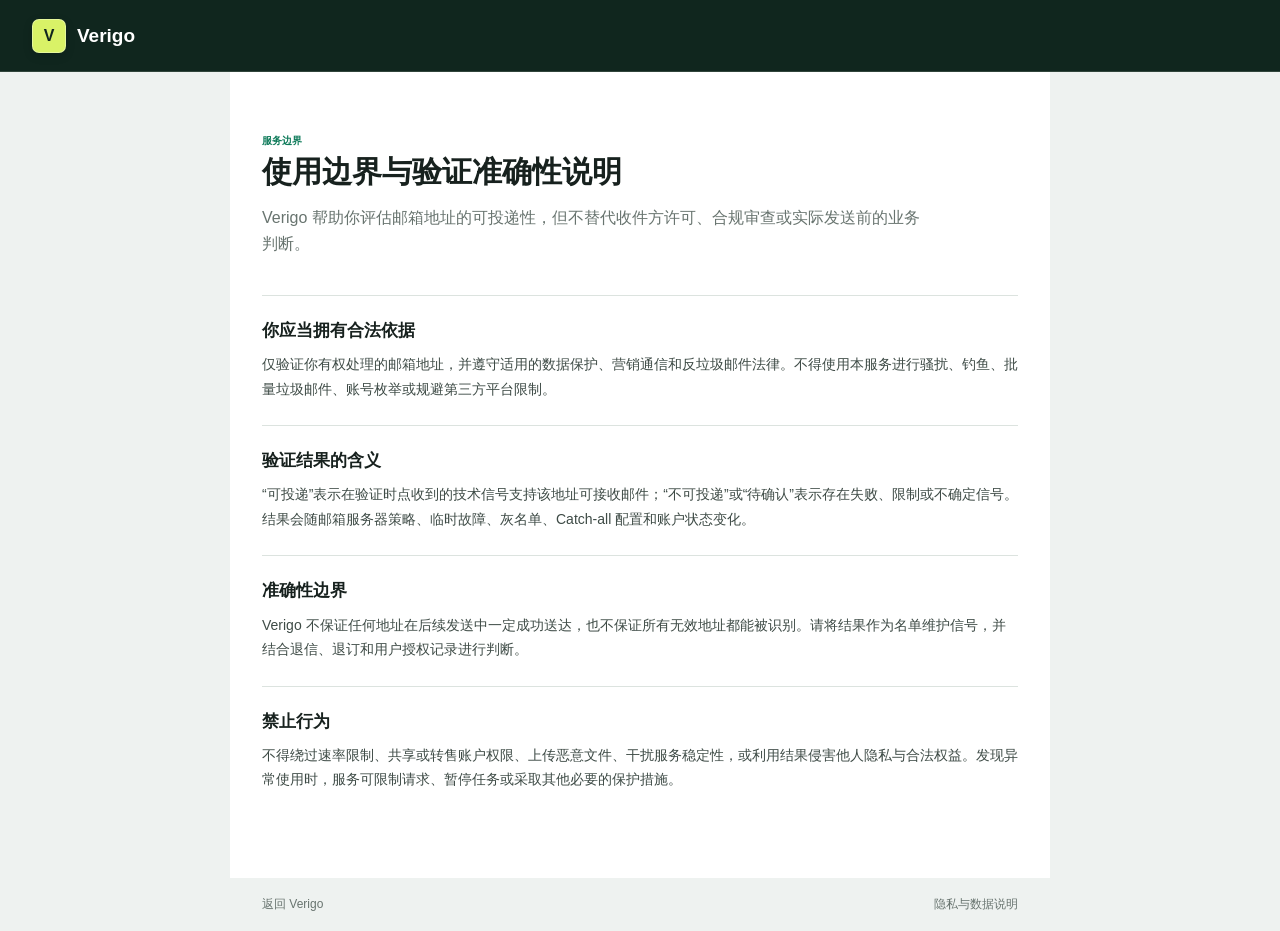
<file: static/acceptable-use.html>
<!doctype html>
<html lang="zh-CN">
<head>
  <meta charset="utf-8">
  <meta name="viewport" content="width=device-width, initial-scale=1">
  <meta name="color-scheme" content="light">
  <title>使用边界与验证准确性说明 | Verigo</title>
  <meta name="description" content="Verigo 的服务使用边界及邮箱验证准确性说明。">
  <link rel="canonical" href="https://verigo.site/acceptable-use">
  <meta property="og:type" content="website">
  <meta property="og:title" content="使用边界与验证准确性说明 | Verigo">
  <meta property="og:url" content="https://verigo.site/acceptable-use">
  <link rel="icon" type="image/svg+xml" href="/static/favicon.svg">
  <link rel="stylesheet" href="/static/css/app.css?v=ui-20260816-r3">
  <link rel="stylesheet" href="/static/css/legal.css?v=ui-20260816-r3">
</head>
<body>
  <a class="skip-link" href="#main-content">跳到主要内容</a>
  <header class="legal-topbar"><a class="brand" href="/"><span class="brand-mark">V</span><span>Verigo</span></a></header>
  <main id="main-content" class="legal-page">
    <p class="eyebrow">服务边界</p>
    <h1>使用边界与验证准确性说明</h1>
    <p class="legal-intro">Verigo 帮助你评估邮箱地址的可投递性，但不替代收件方许可、合规审查或实际发送前的业务判断。</p>

    <section><h2>你应当拥有合法依据</h2><p>仅验证你有权处理的邮箱地址，并遵守适用的数据保护、营销通信和反垃圾邮件法律。不得使用本服务进行骚扰、钓鱼、批量垃圾邮件、账号枚举或规避第三方平台限制。</p></section>
    <section><h2>验证结果的含义</h2><p>“可投递”表示在验证时点收到的技术信号支持该地址可接收邮件；“不可投递”或“待确认”表示存在失败、限制或不确定信号。结果会随邮箱服务器策略、临时故障、灰名单、Catch-all 配置和账户状态变化。</p></section>
    <section><h2>准确性边界</h2><p>Verigo 不保证任何地址在后续发送中一定成功送达，也不保证所有无效地址都能被识别。请将结果作为名单维护信号，并结合退信、退订和用户授权记录进行判断。</p></section>
    <section><h2>禁止行为</h2><p>不得绕过速率限制、共享或转售账户权限、上传恶意文件、干扰服务稳定性，或利用结果侵害他人隐私与合法权益。发现异常使用时，服务可限制请求、暂停任务或采取其他必要的保护措施。</p></section>
  </main>
  <footer class="site-footer legal-footer"><a href="/">返回 Verigo</a><nav><a href="/privacy">隐私与数据说明</a></nav></footer>
</body>
</html>
</file>
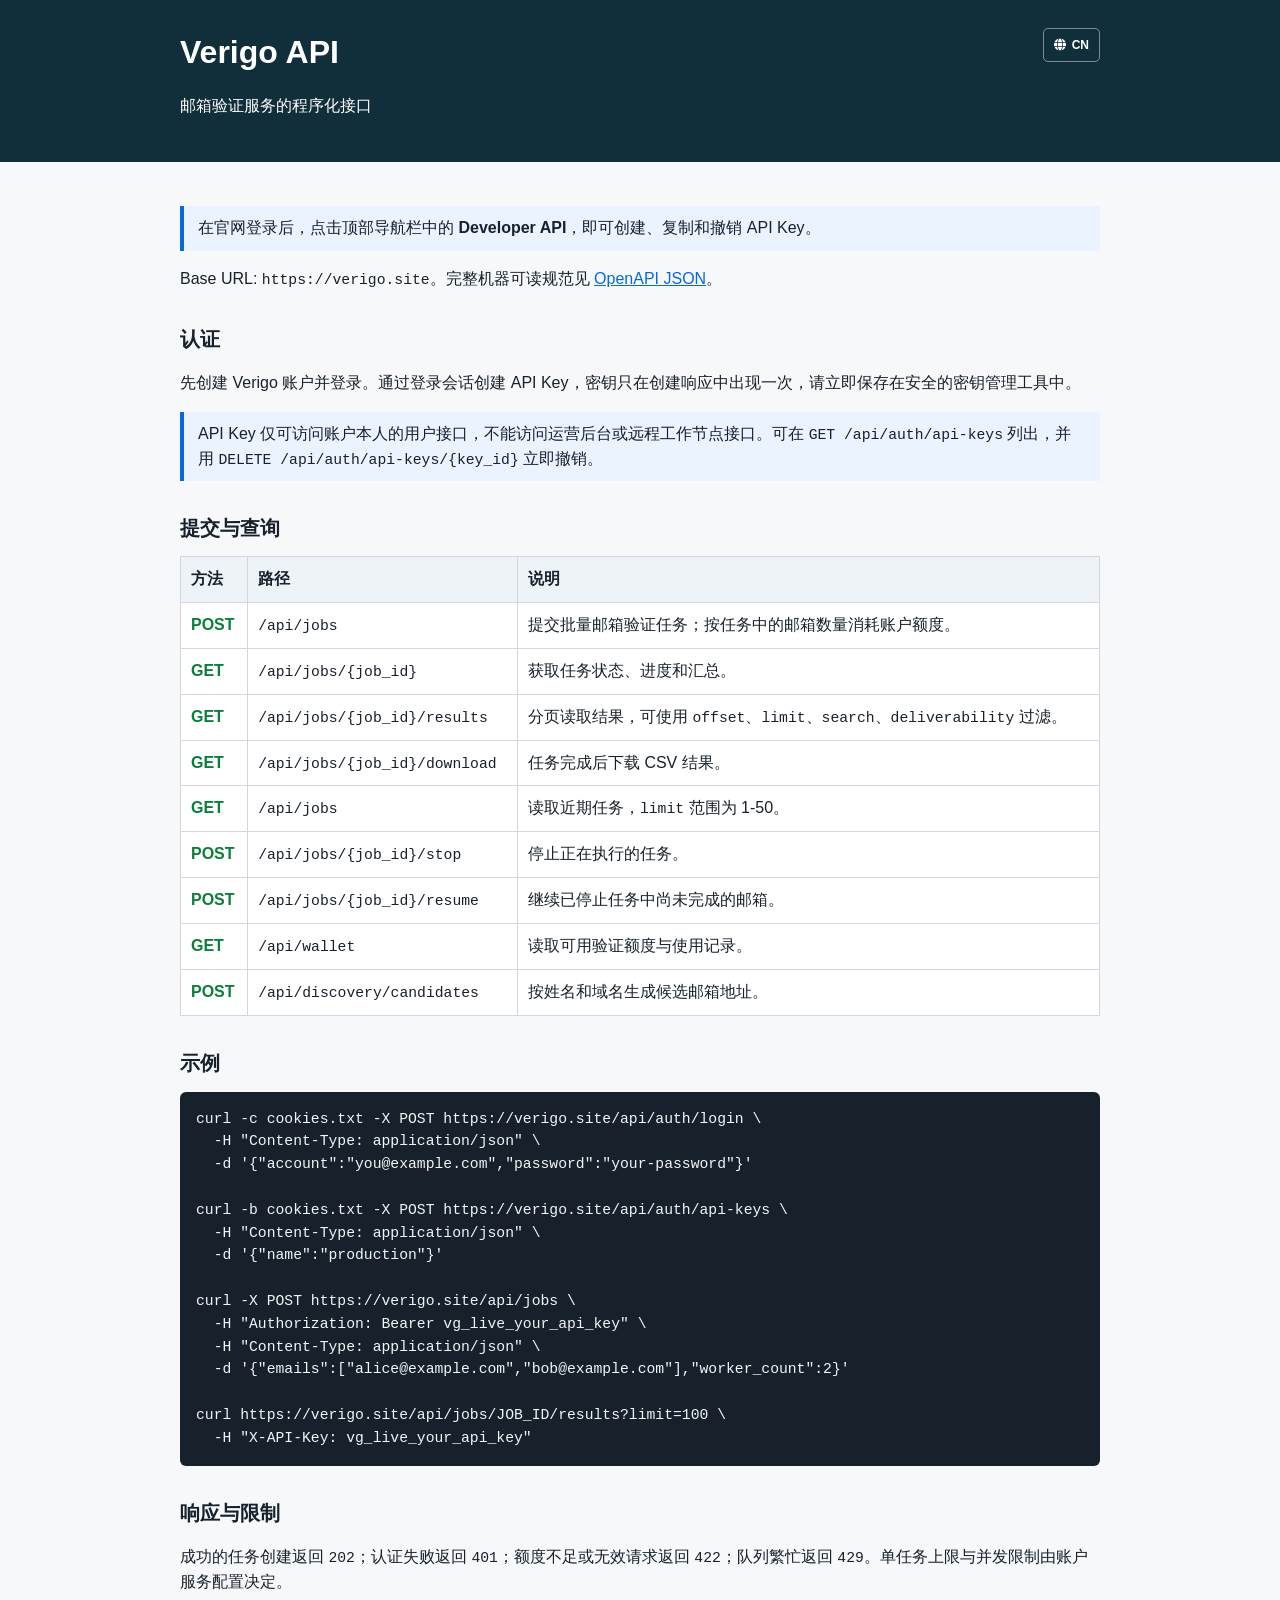
<file: static/api-docs.html>
<!doctype html>
<html lang="zh-CN">
<head>
  <meta charset="utf-8">
  <meta name="viewport" content="width=device-width, initial-scale=1">
  <meta name="robots" content="index,follow">
  <meta name="description" content="Verigo API 文档：通过程序化接口提交邮箱验证任务并获取可解释的验证结果。">
  <title>API 文档 | Verigo</title>
  <link rel="canonical" href="https://verigo.site/api-docs">
  <meta property="og:type" content="website">
  <meta property="og:title" content="API 文档 | Verigo">
  <meta property="og:description" content="通过程序化接口提交邮箱验证任务并获取可解释的验证结果。">
  <meta property="og:url" content="https://verigo.site/api-docs">
  <link rel="icon" type="image/svg+xml" href="/static/favicon.svg">
  <link rel="preconnect" href="https://cdnjs.cloudflare.com" crossorigin>
  <link rel="stylesheet" href="https://cdnjs.cloudflare.com/ajax/libs/font-awesome/6.5.2/css/all.min.css" referrerpolicy="no-referrer">
  <style>
    :root { color-scheme: light; font-family: Arial, sans-serif; color: #17212b; background: #f6f8fa; }
    body { margin: 0; line-height: 1.55; }
    :focus-visible { outline: 2px solid #0969da; outline-offset: 2px; }
    .skip-link { position: absolute; top: -64px; left: 16px; z-index: 100; padding: 10px 18px; border-radius: 6px; background: #112e3b; color: #fff; font-weight: 700; text-decoration: none; transition: top .18s ease; }
    .skip-link:focus-visible { top: 12px; }
    header { background: #112e3b; color: #fff; padding: 28px 20px; }
    main, .header-inner { max-width: 920px; margin: 0 auto; }
    .header-inner { display: flex; align-items: flex-start; justify-content: space-between; gap: 20px; }
    main { padding: 28px 20px 48px; }
    h1, h2 { margin: 0 0 12px; letter-spacing: 0; }
    h2 { margin-top: 32px; font-size: 20px; }
    a { color: #0969da; }
    code { font-family: Consolas, monospace; font-size: .92em; }
    pre { overflow-x: auto; background: #17212b; color: #f2f5f7; padding: 16px; border-radius: 6px; }
    table { width: 100%; border-collapse: collapse; background: #fff; }
    th, td { border: 1px solid #d0d7de; padding: 10px; text-align: left; vertical-align: top; }
    th { background: #eef3f7; }
    .method { color: #0a7f39; font-weight: 700; white-space: nowrap; }
    .note { border-left: 4px solid #0969da; padding: 10px 14px; background: #eaf3ff; }
    .locale-toggle { display: inline-flex; align-items: center; gap: 6px; min-height: 34px; padding: 0 10px; border: 1px solid rgba(255,255,255,.45); border-radius: 5px; background: transparent; color: #fff; font: inherit; font-size: 12px; font-weight: 700; cursor: pointer; }
    .locale-toggle:hover { background: rgba(255,255,255,.1); }
    [hidden] { display: none !important; }
    @media (max-width: 560px) { header { padding: 20px 16px; } main { padding: 22px 16px 36px; } .header-inner { gap: 12px; } h1 { font-size: 25px; } table { table-layout: fixed; font-size: 12px; } th, td { padding: 8px; overflow-wrap: anywhere; } td code { white-space: normal; } pre { max-width: 100%; box-sizing: border-box; padding: 12px; font-size: 11px; } }
  </style>
</head>
<body>
  <a class="skip-link" href="#main-content">跳到主要内容</a>
  <header><div class="header-inner"><div><h1>Verigo API</h1><p id="docs-subtitle">邮箱验证服务的程序化接口</p></div><button id="docs-locale-toggle" class="locale-toggle" type="button" aria-label="Switch to English" title="Switch to English"><i class="fa-solid fa-globe" aria-hidden="true"></i><span id="docs-locale-code">CN</span></button></div></header>
  <main id="main-content">
    <section id="docs-zh">
      <p class="note">在官网登录后，点击顶部导航栏中的 <strong>Developer API</strong>，即可创建、复制和撤销 API Key。</p>
      <p>Base URL: <code>https://verigo.site</code>。完整机器可读规范见 <a href="/openapi.json">OpenAPI JSON</a>。</p>
      <h2>认证</h2>
      <p>先创建 Verigo 账户并登录。通过登录会话创建 API Key，密钥只在创建响应中出现一次，请立即保存在安全的密钥管理工具中。</p>
      <div class="note">API Key 仅可访问账户本人的用户接口，不能访问运营后台或远程工作节点接口。可在 <code>GET /api/auth/api-keys</code> 列出，并用 <code>DELETE /api/auth/api-keys/{key_id}</code> 立即撤销。</div>
      <h2>提交与查询</h2>
      <table><thead><tr><th>方法</th><th>路径</th><th>说明</th></tr></thead><tbody>
        <tr><td class="method">POST</td><td><code>/api/jobs</code></td><td>提交批量邮箱验证任务；按任务中的邮箱数量消耗账户额度。</td></tr>
        <tr><td class="method">GET</td><td><code>/api/jobs/{job_id}</code></td><td>获取任务状态、进度和汇总。</td></tr>
        <tr><td class="method">GET</td><td><code>/api/jobs/{job_id}/results</code></td><td>分页读取结果，可使用 <code>offset</code>、<code>limit</code>、<code>search</code>、<code>deliverability</code> 过滤。</td></tr>
        <tr><td class="method">GET</td><td><code>/api/jobs/{job_id}/download</code></td><td>任务完成后下载 CSV 结果。</td></tr>
        <tr><td class="method">GET</td><td><code>/api/jobs</code></td><td>读取近期任务，<code>limit</code> 范围为 1-50。</td></tr>
        <tr><td class="method">POST</td><td><code>/api/jobs/{job_id}/stop</code></td><td>停止正在执行的任务。</td></tr>
        <tr><td class="method">POST</td><td><code>/api/jobs/{job_id}/resume</code></td><td>继续已停止任务中尚未完成的邮箱。</td></tr>
        <tr><td class="method">GET</td><td><code>/api/wallet</code></td><td>读取可用验证额度与使用记录。</td></tr>
        <tr><td class="method">POST</td><td><code>/api/discovery/candidates</code></td><td>按姓名和域名生成候选邮箱地址。</td></tr>
      </tbody></table>
      <h2>示例</h2>
    </section>
    <section id="docs-en" hidden>
      <p class="note">After signing in, open <strong>Developer API</strong> from the top navigation to create, copy, and revoke API keys.</p>
      <p>Base URL: <code>https://verigo.site</code>. The machine-readable specification is available as <a href="/openapi.json">OpenAPI JSON</a>.</p>
      <h2>Authentication</h2>
      <p>Create a Verigo account and sign in first. API keys are created with a browser session and their full value is shown only once. Store it in a secure secret manager immediately.</p>
      <div class="note">An API key can access only the authenticated account's user endpoints. It cannot access operations or remote-worker endpoints. List keys with <code>GET /api/auth/api-keys</code> and revoke one immediately with <code>DELETE /api/auth/api-keys/{key_id}</code>.</div>
      <h2>Submit and Query</h2>
      <table><thead><tr><th>Method</th><th>Path</th><th>Description</th></tr></thead><tbody>
        <tr><td class="method">POST</td><td><code>/api/jobs</code></td><td>Submit a bulk email-verification job. Credits are consumed by the number of email addresses in the job.</td></tr>
        <tr><td class="method">GET</td><td><code>/api/jobs/{job_id}</code></td><td>Retrieve a job's status, progress, and summary.</td></tr>
        <tr><td class="method">GET</td><td><code>/api/jobs/{job_id}/results</code></td><td>Read paginated results. Filter with <code>offset</code>, <code>limit</code>, <code>search</code>, and <code>deliverability</code>.</td></tr>
        <tr><td class="method">GET</td><td><code>/api/jobs/{job_id}/download</code></td><td>Download CSV results after a job completes.</td></tr>
        <tr><td class="method">GET</td><td><code>/api/jobs</code></td><td>Read recent jobs. <code>limit</code> ranges from 1 to 50.</td></tr>
        <tr><td class="method">POST</td><td><code>/api/jobs/{job_id}/stop</code></td><td>Stop a running job.</td></tr>
        <tr><td class="method">POST</td><td><code>/api/jobs/{job_id}/resume</code></td><td>Resume unprocessed addresses in a stopped job.</td></tr>
        <tr><td class="method">GET</td><td><code>/api/wallet</code></td><td>Retrieve available verification credits and usage history.</td></tr>
        <tr><td class="method">POST</td><td><code>/api/discovery/candidates</code></td><td>Generate candidate email addresses from a name and domain.</td></tr>
      </tbody></table>
      <h2>Examples</h2>
    </section>
    <pre><code>curl -c cookies.txt -X POST https://verigo.site/api/auth/login \
  -H "Content-Type: application/json" \
  -d '{"account":"you@example.com","password":"your-password"}'

curl -b cookies.txt -X POST https://verigo.site/api/auth/api-keys \
  -H "Content-Type: application/json" \
  -d '{"name":"production"}'

curl -X POST https://verigo.site/api/jobs \
  -H "Authorization: Bearer vg_live_your_api_key" \
  -H "Content-Type: application/json" \
  -d '{"emails":["alice@example.com","bob@example.com"],"worker_count":2}'

curl https://verigo.site/api/jobs/JOB_ID/results?limit=100 \
  -H "X-API-Key: vg_live_your_api_key"</code></pre>
    <section id="docs-tail-zh"><h2>响应与限制</h2><p>成功的任务创建返回 <code>202</code>；认证失败返回 <code>401</code>；额度不足或无效请求返回 <code>422</code>；队列繁忙返回 <code>429</code>。单任务上限与并发限制由账户服务配置决定。</p></section>
    <section id="docs-tail-en" hidden><h2>Responses and Limits</h2><p>Successful job creation returns <code>202</code>; authentication failure returns <code>401</code>; insufficient credits or invalid requests return <code>422</code>; and a busy queue returns <code>429</code>. Per-job and concurrency limits are configured by the account service.</p></section>
  </main>
  <script>
    (() => {
      let locale = localStorage.getItem("verigo_locale") === "en" ? "en" : "zh";
      const apply = () => {
        const english = locale === "en";
        document.documentElement.lang = english ? "en" : "zh-CN";
        document.title = english ? "Verigo API Documentation" : "Verigo API 文档";
        document.getElementById("docs-zh").hidden = english;
        document.getElementById("docs-en").hidden = !english;
        document.getElementById("docs-tail-zh").hidden = english;
        document.getElementById("docs-tail-en").hidden = !english;
        document.getElementById("docs-subtitle").textContent = english ? "Programmatic email verification" : "邮箱验证服务的程序化接口";
        document.querySelector(".skip-link").textContent = english ? "Skip to main content" : "跳到主要内容";
        document.getElementById("docs-locale-code").textContent = english ? "EN" : "CN";
        const label = english ? "Switch to Chinese" : "Switch to English";
        const toggle = document.getElementById("docs-locale-toggle");
        toggle.setAttribute("aria-label", label);
        toggle.title = label;
      };
      apply();
      document.getElementById("docs-locale-toggle").addEventListener("click", () => {
        locale = locale === "en" ? "zh" : "en";
        localStorage.setItem("verigo_locale", locale);
        apply();
      });
    })();
  </script>
</body>
</html>
</file>
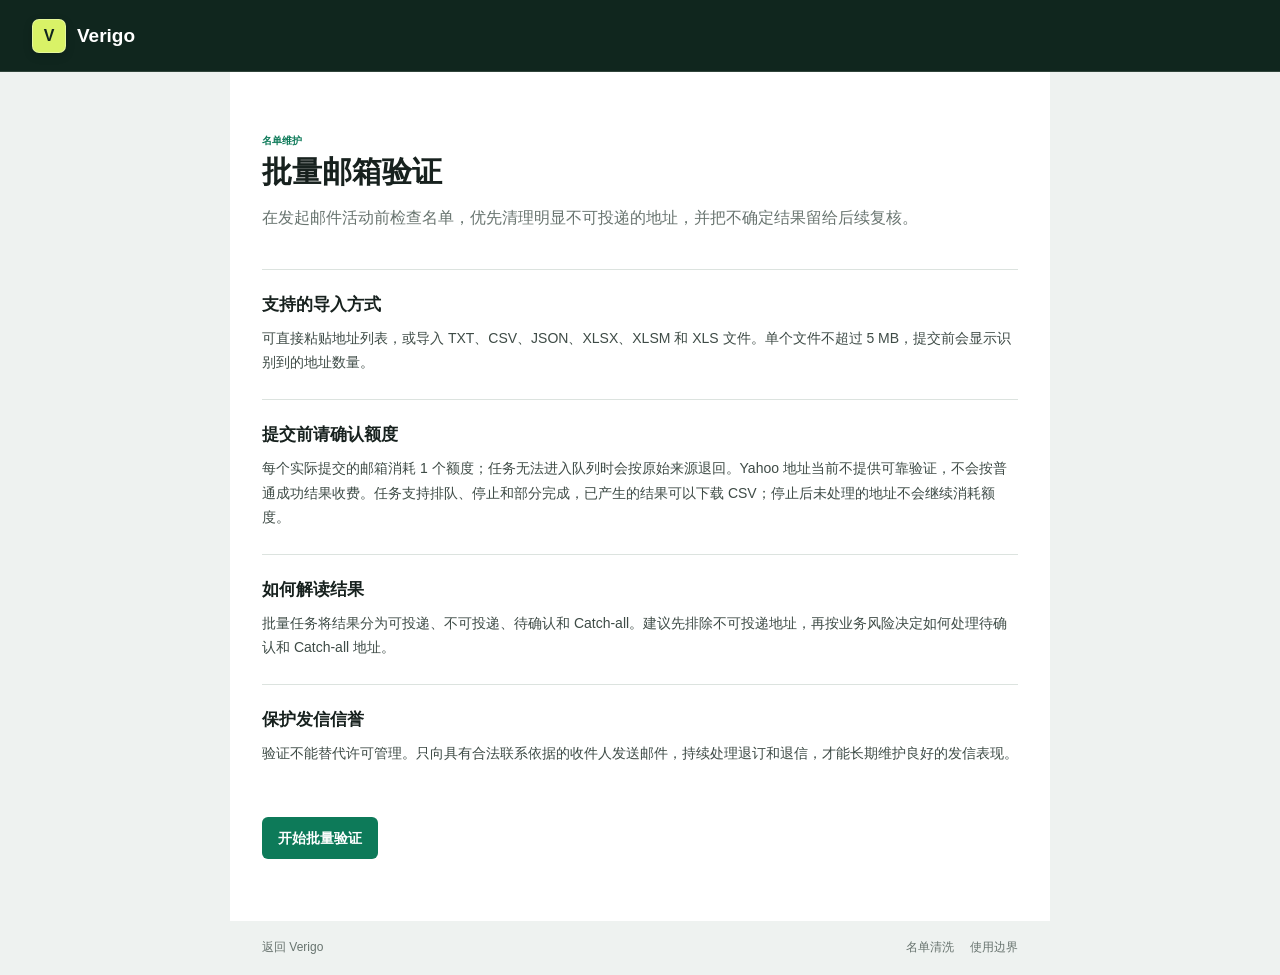
<file: static/bulk-email-verification.html>
<!doctype html>
<html lang="zh-CN">
<head>
  <meta charset="utf-8"><meta name="viewport" content="width=device-width, initial-scale=1">
  <title>批量邮箱验证：发送前检查邮件名单 | Verigo</title>
  <meta name="description" content="使用 Verigo 批量验证邮箱名单：导入 TXT、CSV、JSON 或 Excel 文件，识别可投递、不可投递和待确认地址。">
  <link rel="canonical" href="https://verigo.site/bulk-email-verification">
  <meta property="og:type" content="article"><meta property="og:title" content="批量邮箱验证 | Verigo"><meta property="og:url" content="https://verigo.site/bulk-email-verification">
  <link rel="icon" type="image/svg+xml" href="/static/favicon.svg"><link rel="stylesheet" href="/static/css/app.css?v=ui-20260816-r3"><link rel="stylesheet" href="/static/css/legal.css?v=ui-20260816-r3">
</head>
<body>
  <a class="skip-link" href="#main-content">跳到主要内容</a>
  <header class="legal-topbar"><a class="brand" href="/"><span class="brand-mark">V</span><span>Verigo</span></a></header>
  <main id="main-content" class="legal-page">
    <p class="eyebrow">名单维护</p><h1>批量邮箱验证</h1>
    <p class="legal-intro">在发起邮件活动前检查名单，优先清理明显不可投递的地址，并把不确定结果留给后续复核。</p>
    <section><h2>支持的导入方式</h2><p>可直接粘贴地址列表，或导入 TXT、CSV、JSON、XLSX、XLSM 和 XLS 文件。单个文件不超过 5 MB，提交前会显示识别到的地址数量。</p></section>
    <section><h2>提交前请确认额度</h2><p>每个实际提交的邮箱消耗 1 个额度；任务无法进入队列时会按原始来源退回。Yahoo 地址当前不提供可靠验证，不会按普通成功结果收费。任务支持排队、停止和部分完成，已产生的结果可以下载 CSV；停止后未处理的地址不会继续消耗额度。</p></section>
    <section><h2>如何解读结果</h2><p>批量任务将结果分为可投递、不可投递、待确认和 Catch-all。建议先排除不可投递地址，再按业务风险决定如何处理待确认和 Catch-all 地址。</p></section>
    <section><h2>保护发信信誉</h2><p>验证不能替代许可管理。只向具有合法联系依据的收件人发送邮件，持续处理退订和退信，才能长期维护良好的发信表现。</p></section>
    <a class="content-cta" href="/">开始批量验证</a>
  </main>
  <footer class="site-footer legal-footer"><a href="/">返回 Verigo</a><nav><a href="/email-list-cleaning">名单清洗</a><a href="/acceptable-use">使用边界</a></nav></footer>
</body>
</html>
</file>
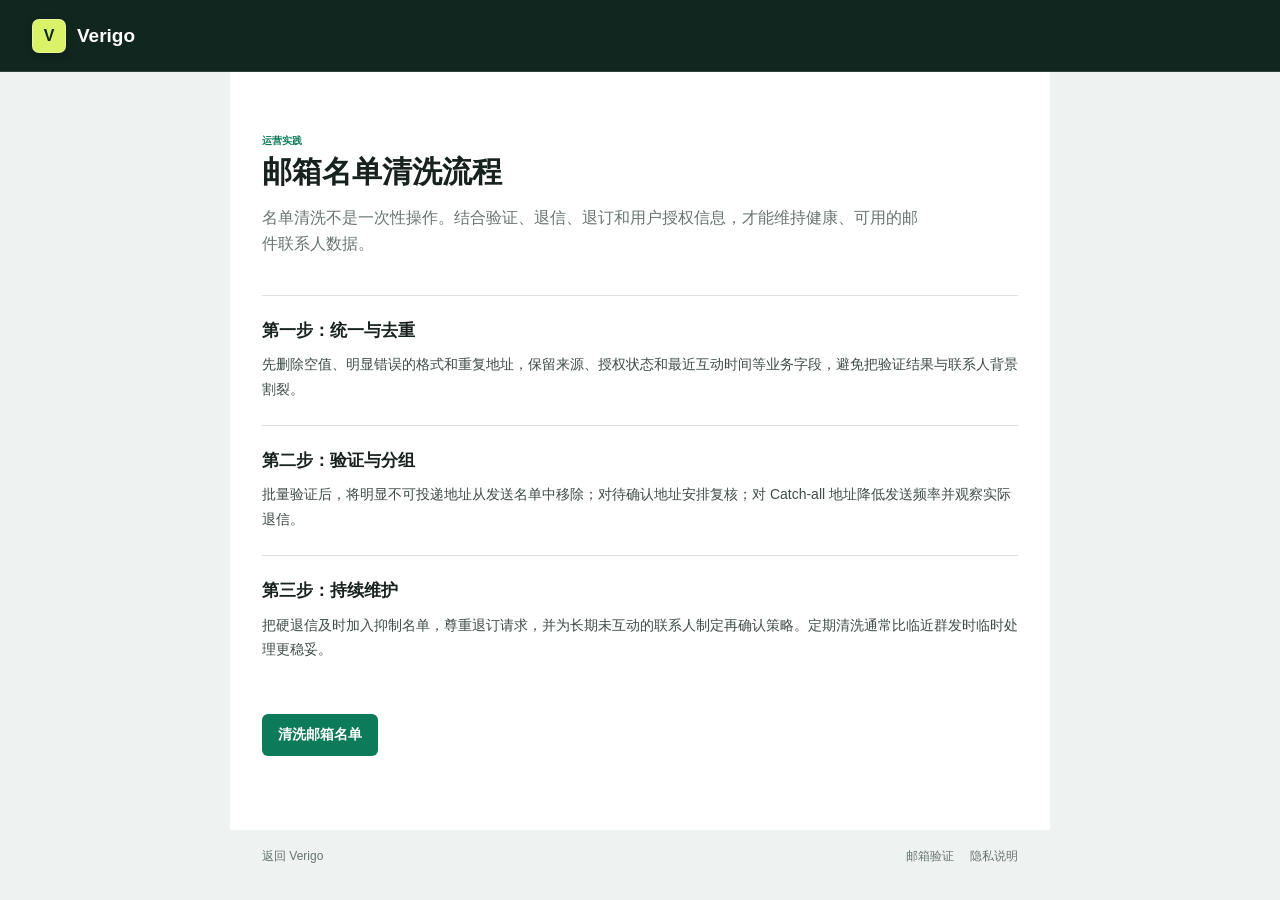
<file: static/email-list-cleaning.html>
<!doctype html>
<html lang="zh-CN">
<head>
  <meta charset="utf-8"><meta name="viewport" content="width=device-width, initial-scale=1">
  <title>邮箱名单清洗：降低退信的实用流程 | Verigo</title>
  <meta name="description" content="了解邮箱名单清洗的步骤：去重、格式检查、验证、退信处理与定期复核，降低邮件退信风险。">
  <link rel="canonical" href="https://verigo.site/email-list-cleaning">
  <meta property="og:type" content="article"><meta property="og:title" content="邮箱名单清洗流程 | Verigo"><meta property="og:url" content="https://verigo.site/email-list-cleaning">
  <link rel="icon" type="image/svg+xml" href="/static/favicon.svg"><link rel="stylesheet" href="/static/css/app.css?v=ui-20260816-r3"><link rel="stylesheet" href="/static/css/legal.css?v=ui-20260816-r3">
</head>
<body>
  <a class="skip-link" href="#main-content">跳到主要内容</a>
  <header class="legal-topbar"><a class="brand" href="/"><span class="brand-mark">V</span><span>Verigo</span></a></header>
  <main id="main-content" class="legal-page">
    <p class="eyebrow">运营实践</p><h1>邮箱名单清洗流程</h1>
    <p class="legal-intro">名单清洗不是一次性操作。结合验证、退信、退订和用户授权信息，才能维持健康、可用的邮件联系人数据。</p>
    <section><h2>第一步：统一与去重</h2><p>先删除空值、明显错误的格式和重复地址，保留来源、授权状态和最近互动时间等业务字段，避免把验证结果与联系人背景割裂。</p></section>
    <section><h2>第二步：验证与分组</h2><p>批量验证后，将明显不可投递地址从发送名单中移除；对待确认地址安排复核；对 Catch-all 地址降低发送频率并观察实际退信。</p></section>
    <section><h2>第三步：持续维护</h2><p>把硬退信及时加入抑制名单，尊重退订请求，并为长期未互动的联系人制定再确认策略。定期清洗通常比临近群发时临时处理更稳妥。</p></section>
    <a class="content-cta" href="/">清洗邮箱名单</a>
  </main>
  <footer class="site-footer legal-footer"><a href="/">返回 Verigo</a><nav><a href="/email-verification">邮箱验证</a><a href="/privacy">隐私说明</a></nav></footer>
</body>
</html>
</file>
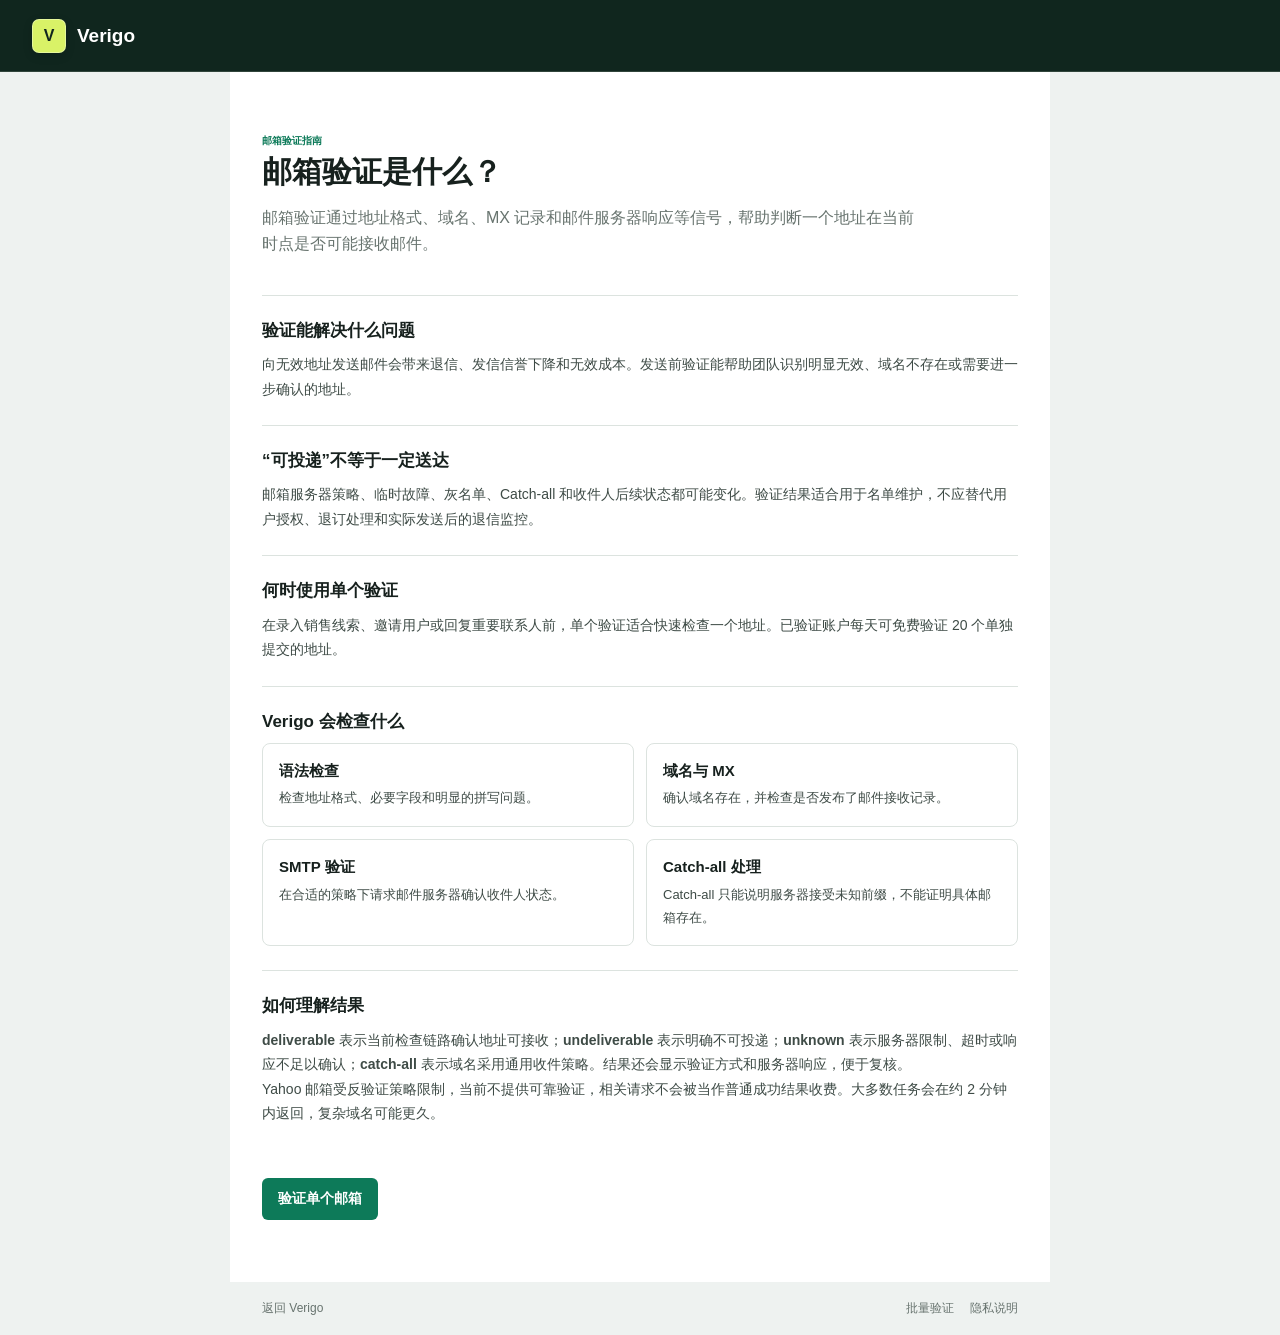
<file: static/email-verification.html>
<!doctype html>
<html lang="zh-CN">
<head>
  <meta charset="utf-8">
  <meta name="viewport" content="width=device-width, initial-scale=1">
  <title>邮箱验证是什么？如何判断邮箱是否可投递 | Verigo</title>
  <meta name="description" content="了解邮箱验证会检查哪些技术信号、可投递结果的边界，以及如何使用 Verigo 验证单个邮箱地址。">
  <link rel="canonical" href="https://verigo.site/email-verification">
  <meta property="og:type" content="article"><meta property="og:title" content="邮箱验证是什么？| Verigo"><meta property="og:url" content="https://verigo.site/email-verification">
  <link rel="icon" type="image/svg+xml" href="/static/favicon.svg"><link rel="stylesheet" href="/static/css/app.css?v=ui-20260816-r3"><link rel="stylesheet" href="/static/css/legal.css?v=ui-20260816-r3">
</head>
<body>
  <a class="skip-link" href="#main-content">跳到主要内容</a>
  <header class="legal-topbar"><a class="brand" href="/"><span class="brand-mark">V</span><span>Verigo</span></a></header>
  <main id="main-content" class="legal-page">
    <p class="eyebrow">邮箱验证指南</p><h1>邮箱验证是什么？</h1>
    <p class="legal-intro">邮箱验证通过地址格式、域名、MX 记录和邮件服务器响应等信号，帮助判断一个地址在当前时点是否可能接收邮件。</p>
    <section><h2>验证能解决什么问题</h2><p>向无效地址发送邮件会带来退信、发信信誉下降和无效成本。发送前验证能帮助团队识别明显无效、域名不存在或需要进一步确认的地址。</p></section>
    <section><h2>“可投递”不等于一定送达</h2><p>邮箱服务器策略、临时故障、灰名单、Catch-all 和收件人后续状态都可能变化。验证结果适合用于名单维护，不应替代用户授权、退订处理和实际发送后的退信监控。</p></section>
    <section><h2>何时使用单个验证</h2><p>在录入销售线索、邀请用户或回复重要联系人前，单个验证适合快速检查一个地址。已验证账户每天可免费验证 20 个单独提交的地址。</p></section>
    <section class="verification-methods"><h2>Verigo 会检查什么</h2><div class="method-grid"><article><h3>语法检查</h3><p>检查地址格式、必要字段和明显的拼写问题。</p></article><article><h3>域名与 MX</h3><p>确认域名存在，并检查是否发布了邮件接收记录。</p></article><article><h3>SMTP 验证</h3><p>在合适的策略下请求邮件服务器确认收件人状态。</p></article><article><h3>Catch-all 处理</h3><p>Catch-all 只能说明服务器接受未知前缀，不能证明具体邮箱存在。</p></article></div></section>
    <section><h2>如何理解结果</h2><p><strong>deliverable</strong> 表示当前检查链路确认地址可接收；<strong>undeliverable</strong> 表示明确不可投递；<strong>unknown</strong> 表示服务器限制、超时或响应不足以确认；<strong>catch-all</strong> 表示域名采用通用收件策略。结果还会显示验证方式和服务器响应，便于复核。</p><p>Yahoo 邮箱受反验证策略限制，当前不提供可靠验证，相关请求不会被当作普通成功结果收费。大多数任务会在约 2 分钟内返回，复杂域名可能更久。</p></section>
    <a class="content-cta" href="/">验证单个邮箱</a>
  </main>
  <footer class="site-footer legal-footer"><a href="/">返回 Verigo</a><nav><a href="/bulk-email-verification">批量验证</a><a href="/privacy">隐私说明</a></nav></footer>
</body>
</html>
</file>
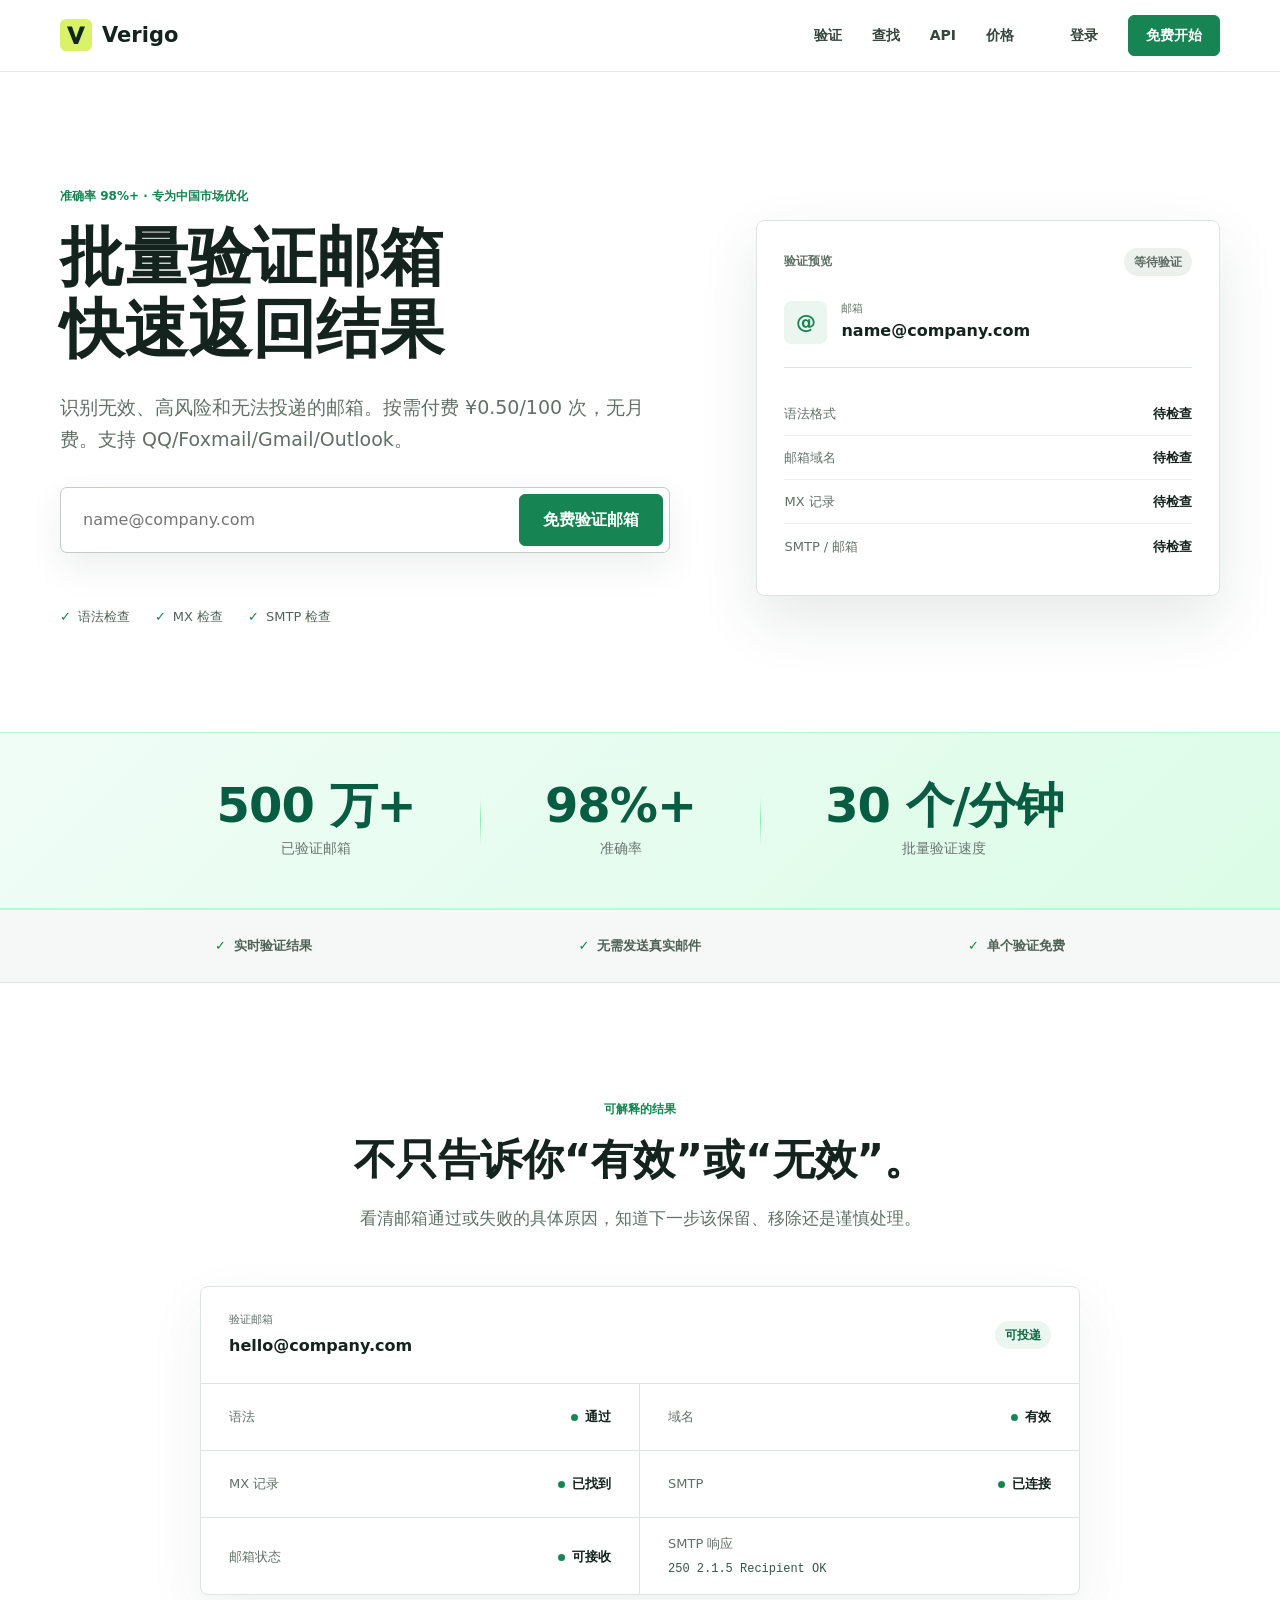
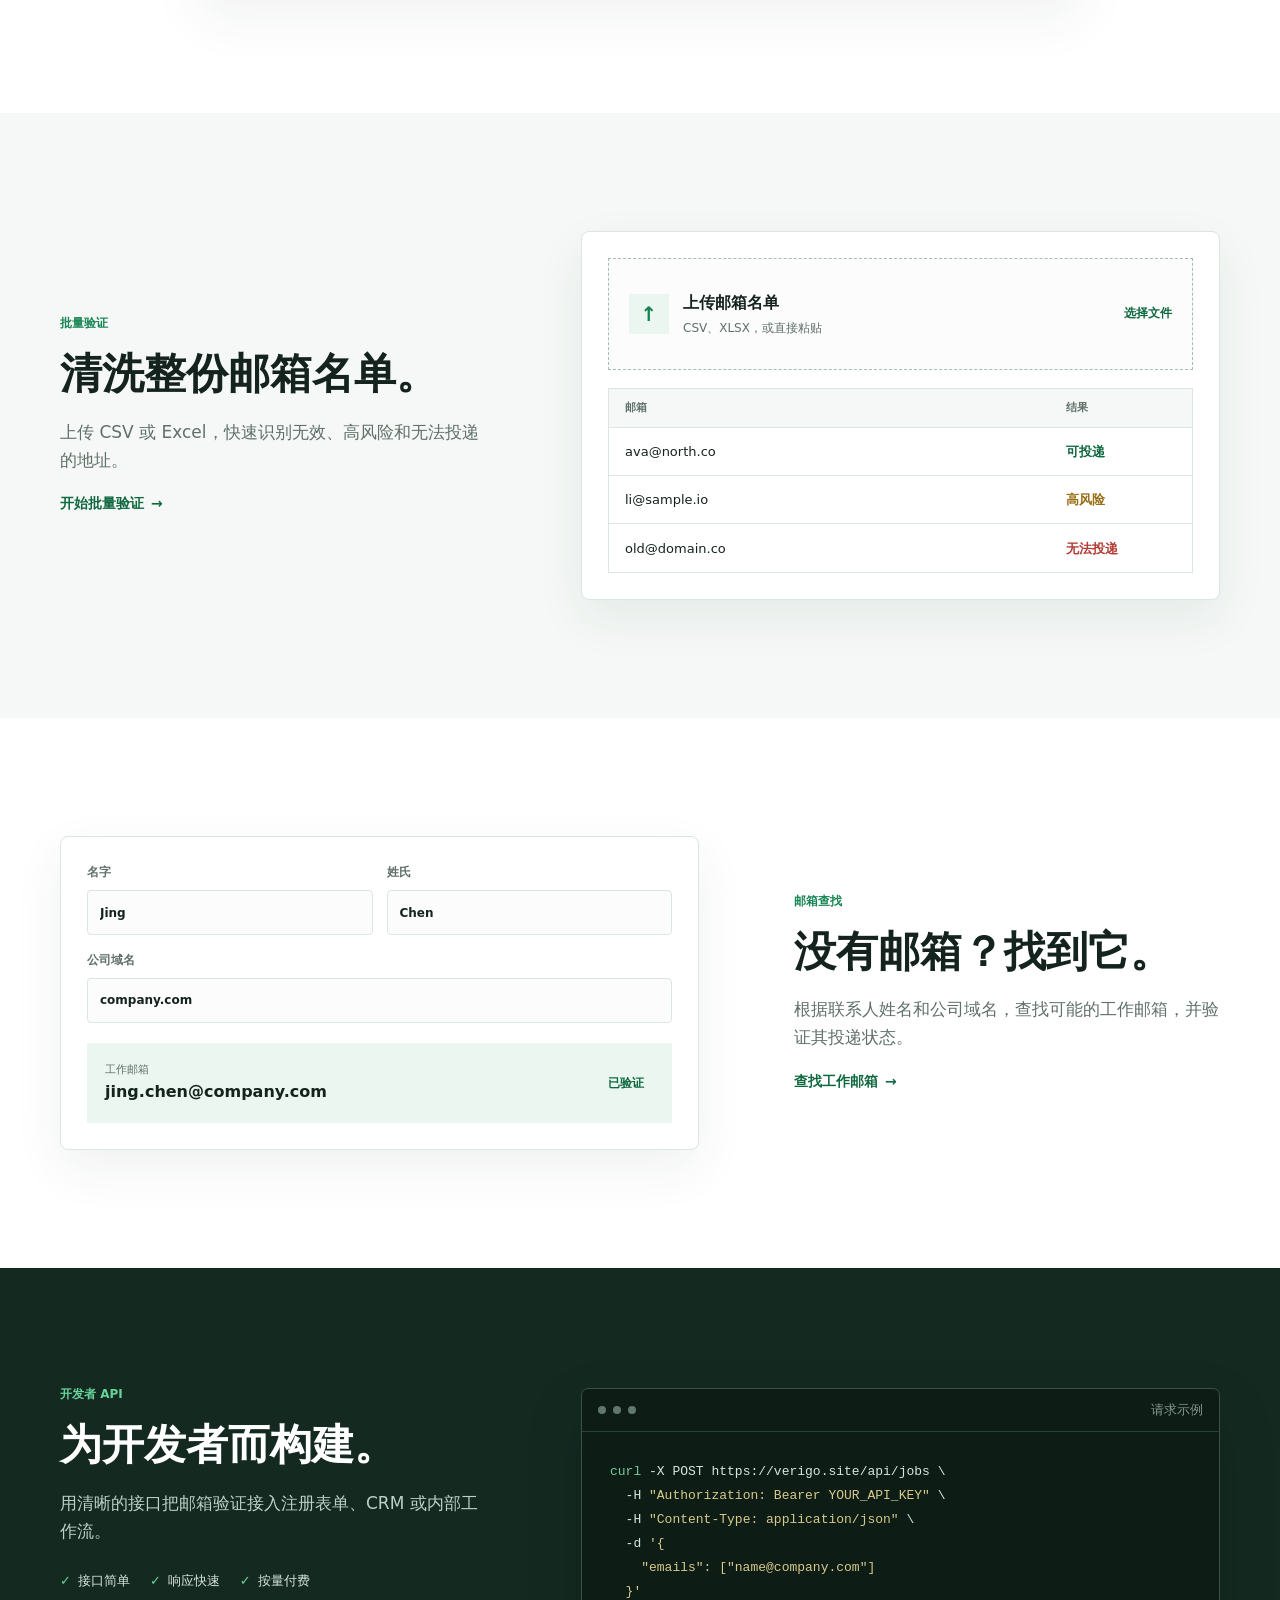
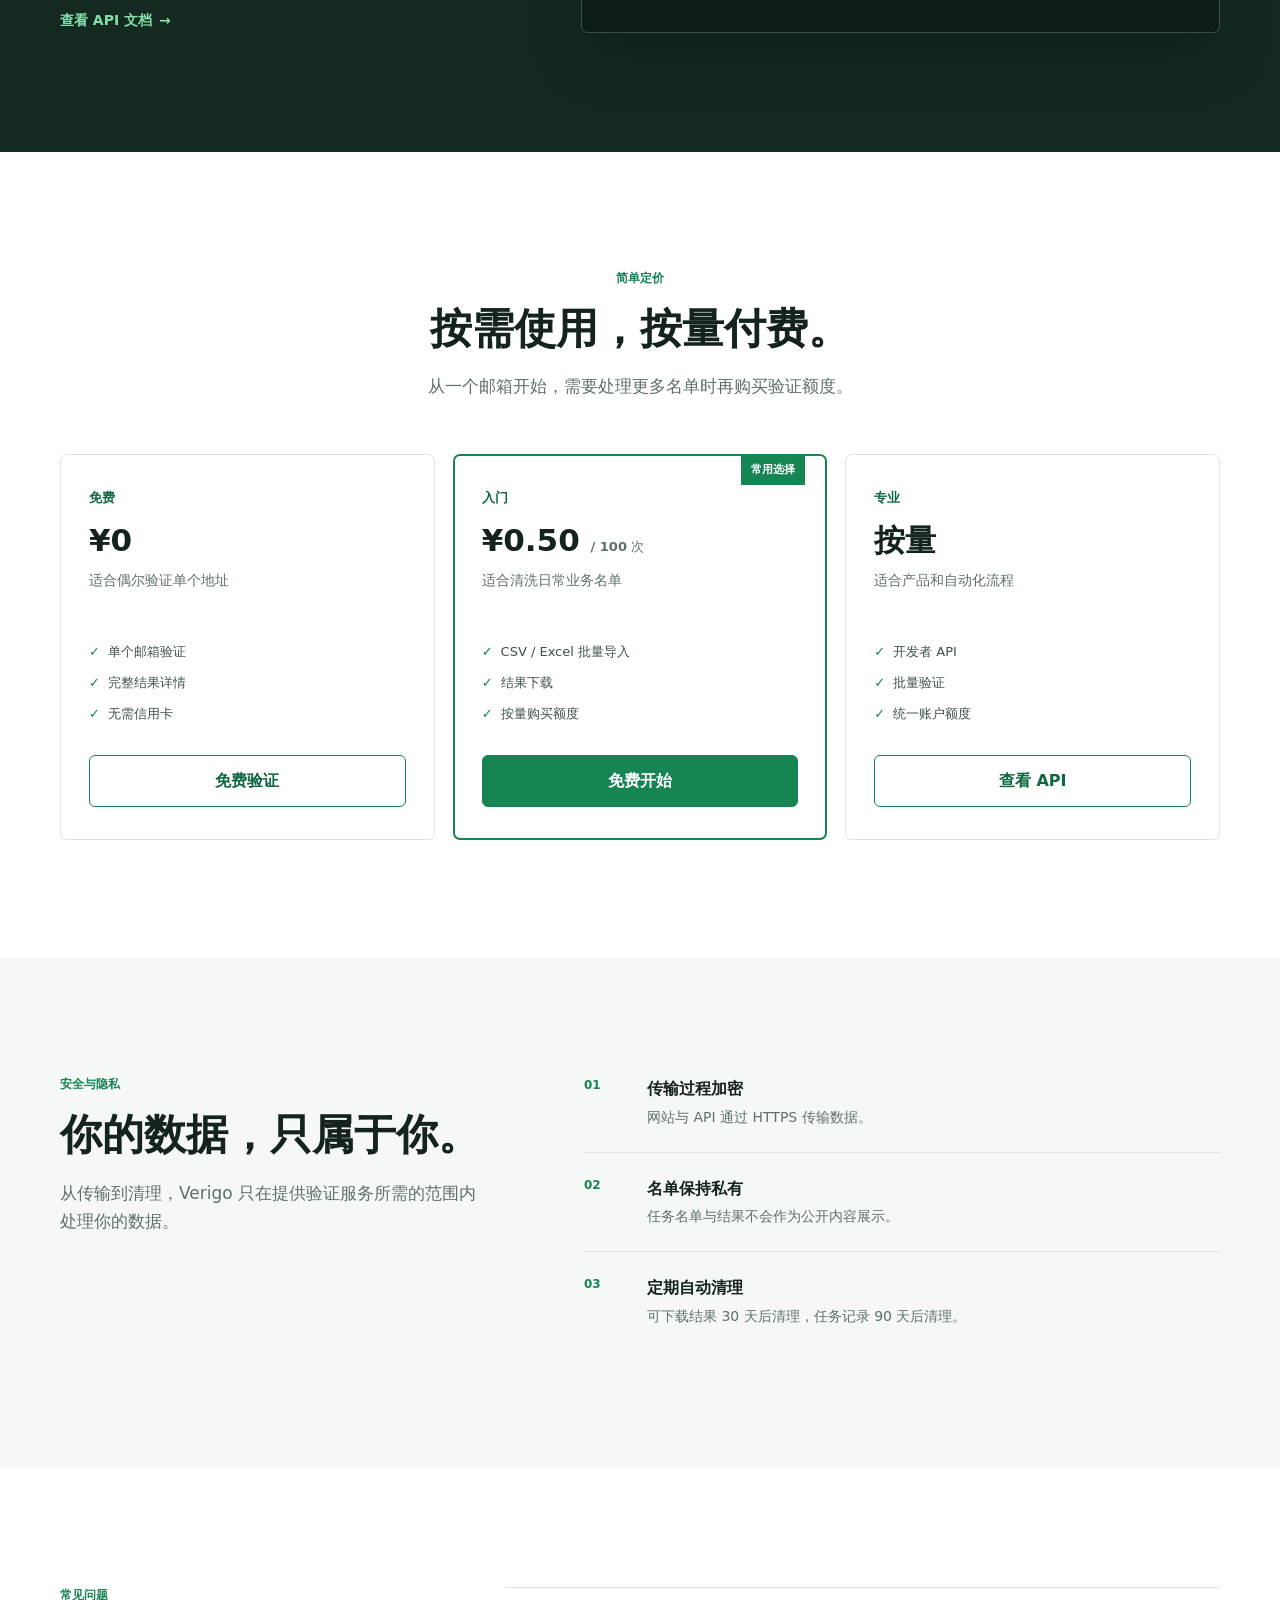
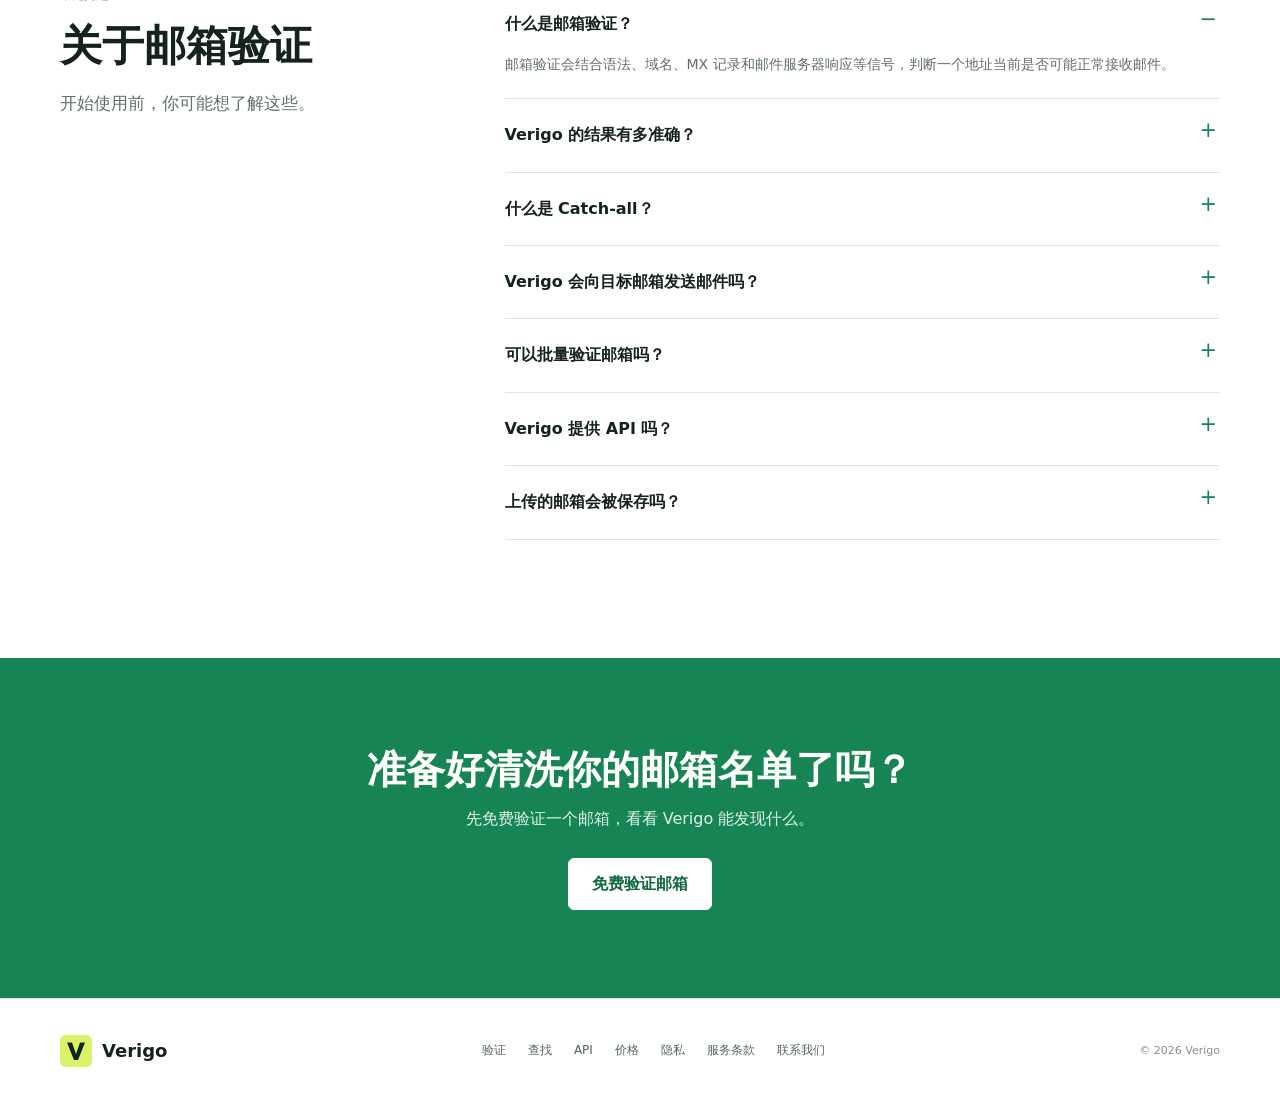
<file: static/landing.html>
<!doctype html>
<html lang="zh-CN">
<head>
  <meta charset="utf-8">
  <meta name="viewport" content="width=device-width, initial-scale=1">
  <meta name="color-scheme" content="light">
  <title>Verigo | 邮箱验证、名单清洗与企业邮箱查找</title>
  <meta name="description" content="Verigo 帮助销售、招聘与出海团队在发送前识别无效、高风险和无法投递的邮箱，并支持批量名单清洗与 API 接入。">
  <link rel="canonical" href="https://verigo.site/">
  <meta property="og:type" content="website">
  <meta property="og:locale" content="zh_CN">
  <meta property="og:site_name" content="Verigo">
  <meta property="og:title" content="Verigo | 专业邮箱验证服务">
  <meta property="og:description" content="在发送前识别无效、高风险和无法投递的邮箱。">
  <meta property="og:url" content="https://verigo.site/">
  <meta property="og:image" content="https://verigo.site/static/og-image.png">
  <meta name="twitter:card" content="summary_large_image">
  <meta name="twitter:image" content="https://verigo.site/static/og-image.png">
  <script type="application/ld+json">{"@context":"https://schema.org","@graph":[{"@type":"Organization","name":"Verigo","url":"https://verigo.site/","logo":"https://verigo.site/static/favicon.svg"},{"@type":"WebApplication","name":"Verigo","url":"https://verigo.site/","applicationCategory":"BusinessApplication","operatingSystem":"Web","description":"面向销售、招聘与出海团队的邮箱验证、名单清洗和企业邮箱查找工具。"},{"@type":"FAQPage","mainEntity":[{"@type":"Question","name":"什么是邮箱验证？","acceptedAnswer":{"@type":"Answer","text":"邮箱验证通过语法、域名、MX 记录和邮件服务器响应等信号，判断邮箱当前是否可能正常接收邮件。"}},{"@type":"Question","name":"Verigo 会发送真实邮件吗？","acceptedAnswer":{"@type":"Answer","text":"验证过程不会向目标收件箱发送营销或测试邮件。系统通过 DNS 与邮件服务器交互获得判断信号。"}},{"@type":"Question","name":"可以批量验证邮箱吗？","acceptedAnswer":{"@type":"Answer","text":"可以上传 CSV 或 Excel，也可以粘贴邮箱列表进行批量验证。"}}]}]}</script>
  <link rel="icon" type="image/svg+xml" href="/static/favicon.svg">
  <link rel="preload" href="/static/css/landing.css?v=ui-20260816-r3" as="style">
  <link rel="stylesheet" href="/static/css/landing.css?v=ui-20260816-r3">
</head>
<body>
  <a class="skip-link" href="#main-content">跳到主要内容</a>
  <header class="site-header">
    <div class="nav-wrap">
      <a class="brand" href="/" aria-label="Verigo 首页"><img src="/static/favicon.svg" alt="" width="32" height="32"><span>Verigo</span></a>
      <button id="menu-toggle" class="menu-toggle" type="button" aria-label="打开导航" aria-expanded="false"><span></span><span></span><span></span></button>
      <nav id="main-nav" class="main-nav" aria-label="主导航">
        <div class="nav-links"><a href="#verify">验证</a><a href="#finder">查找</a><a href="#api">API</a><a href="#pricing">价格</a></div>
        <div class="nav-actions"><a class="login-link" href="/verify?auth=login">登录</a><a class="button button-small" href="/verify?auth=register">免费开始</a></div>
      </nav>
    </div>
  </header>

  <main id="main-content">
    <section id="verify" class="hero section-shell">
      <div class="hero-copy">
        <p class="eyebrow">准确率 98%+ · 专为中国市场优化</p>
        <h1>批量验证邮箱<br>快速返回结果</h1>
        <p class="hero-lead">识别无效、高风险和无法投递的邮箱。按需付费 ¥0.50/100 次，无月费。支持 QQ/Foxmail/Gmail/Outlook。</p>
        <form id="hero-verify-form" class="verify-form" novalidate>
          <label class="sr-only" for="hero-email">要验证的邮箱地址</label>
          <input id="hero-email" name="email" type="email" autocomplete="email" spellcheck="false" placeholder="name@company.com" required>
          <button id="hero-verify-button" class="button" type="submit">免费验证邮箱</button>
        </form>
        <p id="hero-form-message" class="form-message" role="status" aria-live="polite"></p>
        <ul class="check-list" aria-label="验证项目"><li>语法检查</li><li>MX 检查</li><li>SMTP 检查</li></ul>
      </div>

      <div id="hero-result" class="hero-result" aria-live="polite">
        <div class="result-topline"><span class="demo-label">验证预览</span><span id="hero-result-status" class="status-pill status-ready">等待验证</span></div>
        <div class="email-line"><span class="mail-icon" aria-hidden="true">@</span><div><small>邮箱</small><strong id="hero-result-email">name@company.com</strong></div></div>
        <div class="signal-list">
          <div><span>语法格式</span><strong id="signal-syntax">待检查</strong></div>
          <div><span>邮箱域名</span><strong id="signal-domain">待检查</strong></div>
          <div><span>MX 记录</span><strong id="signal-mx">待检查</strong></div>
          <div><span>SMTP / 邮箱</span><strong id="signal-smtp">待检查</strong></div>
        </div>
        <a id="full-result-link" class="result-link hidden" href="/verify">查看完整验证结果 <span aria-hidden="true">→</span></a>
      </div>
    </section>

    <section class="stats-bar" aria-label="数据统计">
      <div class="stats-container">
        <div class="stat-item">
          <strong class="stat-number">500 万+</strong>
          <span class="stat-label">已验证邮箱</span>
        </div>
        <div class="stat-divider" aria-hidden="true"></div>
        <div class="stat-item">
          <strong class="stat-number">98%+</strong>
          <span class="stat-label">准确率</span>
        </div>
        <div class="stat-divider" aria-hidden="true"></div>
        <div class="stat-item">
          <strong class="stat-number">30 个/分钟</strong>
          <span class="stat-label">批量验证速度</span>
        </div>
      </div>
    </section>

    <section class="proof-strip" aria-label="产品特点"><div><span>实时验证结果</span><span>无需发送真实邮件</span><span>单个验证免费</span></div></section>

    <section class="content-section section-shell" aria-labelledby="result-demo-title">
      <div class="section-heading"><p class="eyebrow">可解释的结果</p><h2 id="result-demo-title">不只告诉你“有效”或“无效”。</h2><p>看清邮箱通过或失败的具体原因，知道下一步该保留、移除还是谨慎处理。</p></div>
      <div class="detail-demo">
        <div class="detail-summary"><div><small>验证邮箱</small><strong>hello@company.com</strong></div><span class="status-pill status-good">可投递</span></div>
        <div class="detail-grid">
          <div><span>语法</span><strong><i class="dot good"></i>通过</strong></div>
          <div><span>域名</span><strong><i class="dot good"></i>有效</strong></div>
          <div><span>MX 记录</span><strong><i class="dot good"></i>已找到</strong></div>
          <div><span>SMTP</span><strong><i class="dot good"></i>已连接</strong></div>
          <div><span>邮箱状态</span><strong><i class="dot good"></i>可接收</strong></div>
          <div class="smtp-response"><span>SMTP 响应</span><code>250 2.1.5 Recipient OK</code></div>
        </div>
      </div>
    </section>

    <section class="content-section section-tint" aria-labelledby="bulk-title">
      <div class="section-shell split-layout">
        <div class="section-heading align-left"><p class="eyebrow">批量验证</p><h2 id="bulk-title">清洗整份邮箱名单。</h2><p>上传 CSV 或 Excel，快速识别无效、高风险和无法投递的地址。</p><a class="text-link" href="/verify?auth=register">开始批量验证 <span aria-hidden="true">→</span></a></div>
        <div class="bulk-demo">
          <div class="upload-zone"><span class="upload-icon" aria-hidden="true">↑</span><div><strong>上传邮箱名单</strong><small>CSV、XLSX，或直接粘贴</small></div><span class="browse">选择文件</span></div>
          <div class="demo-table" role="table" aria-label="批量验证结果示例">
            <div class="table-row table-head" role="row"><span>邮箱</span><span>结果</span></div>
            <div class="table-row" role="row"><span>ava@north.co</span><strong class="good-text">可投递</strong></div>
            <div class="table-row" role="row"><span>li@sample.io</span><strong class="warn-text">高风险</strong></div>
            <div class="table-row" role="row"><span>old@domain.co</span><strong class="bad-text">无法投递</strong></div>
          </div>
        </div>
      </div>
    </section>

    <section id="finder" class="content-section section-shell split-layout finder-layout" aria-labelledby="finder-title">
      <div class="finder-demo">
        <div class="field-grid"><label>名字<input type="text" value="Jing" readonly></label><label>姓氏<input type="text" value="Chen" readonly></label></div>
        <label>公司域名<input type="text" value="company.com" readonly></label>
        <div class="finder-output"><div><small>工作邮箱</small><strong>jing.chen@company.com</strong></div><span class="status-pill status-good">已验证</span></div>
      </div>
      <div class="section-heading align-left"><p class="eyebrow">邮箱查找</p><h2 id="finder-title">没有邮箱？找到它。</h2><p>根据联系人姓名和公司域名，查找可能的工作邮箱，并验证其投递状态。</p><a class="text-link" href="/app/finder">查找工作邮箱 <span aria-hidden="true">→</span></a></div>
    </section>

    <section id="api" class="content-section api-section" aria-labelledby="api-title">
      <div class="section-shell split-layout">
        <div class="section-heading align-left light-heading"><p class="eyebrow">开发者 API</p><h2 id="api-title">为开发者而构建。</h2><p>用清晰的接口把邮箱验证接入注册表单、CRM 或内部工作流。</p><ul class="api-points"><li>接口简单</li><li>响应快速</li><li>按量付费</li></ul><a class="text-link light-link" href="/api-docs">查看 API 文档 <span aria-hidden="true">→</span></a></div>
        <div class="code-window"><div class="code-top"><span></span><span></span><span></span><small>请求示例</small></div><pre><code><span class="code-muted">curl</span> -X POST https://verigo.site/api/jobs \
  -H <span class="code-string">"Authorization: Bearer YOUR_API_KEY"</span> \
  -H <span class="code-string">"Content-Type: application/json"</span> \
  -d <span class="code-string">'{
    "emails": ["name@company.com"]
  }'</span></code></pre></div>
      </div>
    </section>

    <section id="pricing" class="content-section section-shell" aria-labelledby="pricing-title">
      <div class="section-heading"><p class="eyebrow">简单定价</p><h2 id="pricing-title">按需使用，按量付费。</h2><p>从一个邮箱开始，需要处理更多名单时再购买验证额度。</p></div>
      <div class="pricing-grid">
        <article class="price-card"><p class="plan-name">免费</p><h3>¥0</h3><p>适合偶尔验证单个地址</p><ul><li>单个邮箱验证</li><li>完整结果详情</li><li>无需信用卡</li></ul><a class="outline-button" href="#verify">免费验证</a></article>
        <article class="price-card featured"><div class="recommended">常用选择</div><p class="plan-name">入门</p><h3>¥0.50 <small>/ 100 次</small></h3><p>适合清洗日常业务名单</p><ul><li>CSV / Excel 批量导入</li><li>结果下载</li><li>按量购买额度</li></ul><a class="button full-button" href="/verify?auth=register">免费开始</a></article>
        <article class="price-card"><p class="plan-name">专业</p><h3>按量</h3><p>适合产品和自动化流程</p><ul><li>开发者 API</li><li>批量验证</li><li>统一账户额度</li></ul><a class="outline-button" href="/api-docs">查看 API</a></article>
      </div>
    </section>

    <section class="content-section security-section" aria-labelledby="security-title">
      <div class="section-shell security-layout"><div class="section-heading align-left"><p class="eyebrow">安全与隐私</p><h2 id="security-title">你的数据，只属于你。</h2><p>从传输到清理，Verigo 只在提供验证服务所需的范围内处理你的数据。</p></div><div class="security-list"><article><span class="security-icon" aria-hidden="true">01</span><div><h3>传输过程加密</h3><p>网站与 API 通过 HTTPS 传输数据。</p></div></article><article><span class="security-icon" aria-hidden="true">02</span><div><h3>名单保持私有</h3><p>任务名单与结果不会作为公开内容展示。</p></div></article><article><span class="security-icon" aria-hidden="true">03</span><div><h3>定期自动清理</h3><p>可下载结果 30 天后清理，任务记录 90 天后清理。</p></div></article></div></div>
    </section>

    <section class="content-section section-shell faq-layout" aria-labelledby="faq-title">
      <div class="section-heading align-left faq-heading"><p class="eyebrow">常见问题</p><h2 id="faq-title">关于邮箱验证</h2><p>开始使用前，你可能想了解这些。</p></div>
      <div class="faq-list">
        <details open><summary>什么是邮箱验证？</summary><p>邮箱验证会结合语法、域名、MX 记录和邮件服务器响应等信号，判断一个地址当前是否可能正常接收邮件。</p></details>
        <details><summary>Verigo 的结果有多准确？</summary><p>Verigo 提供基于验证时点技术信号的判断。邮件服务器策略、临时故障和账户状态会变化，因此任何服务都无法保证后续邮件一定送达。</p></details>
        <details><summary>什么是 Catch-all？</summary><p>Catch-all 域名可能接收发往任意前缀的邮件，因此仅凭服务器响应无法确认某个具体邮箱是否真实存在，这类结果应谨慎处理。</p></details>
        <details><summary>Verigo 会向目标邮箱发送邮件吗？</summary><p>不会发送营销或测试邮件。验证过程会与目标域名的公开 DNS 和邮件服务器交互。</p></details>
        <details><summary>可以批量验证邮箱吗？</summary><p>可以。你可以上传 CSV 或 Excel，也可以直接粘贴名单进行批量验证，并下载处理结果。</p></details>
        <details><summary>Verigo 提供 API 吗？</summary><p>提供。你可以创建 API Key，将邮箱验证接入表单、CRM 或内部工具。</p></details>
        <details><summary>上传的邮箱会被保存吗？</summary><p>系统会为任务执行与结果展示保存必要数据。可下载结果在 30 天后清理，任务记录在 90 天后清理，详情请查看隐私说明。</p></details>
      </div>
    </section>

    <section class="final-cta"><div class="section-shell"><h2>准备好清洗你的邮箱名单了吗？</h2><p>先免费验证一个邮箱，看看 Verigo 能发现什么。</p><a class="button button-light" href="#verify">免费验证邮箱</a></div></section>
  </main>

  <footer class="site-footer"><div class="section-shell footer-wrap"><a class="brand footer-brand" href="/"><img src="/static/favicon.svg" alt="" width="28" height="28"><span>Verigo</span></a><nav aria-label="页脚导航"><a href="#verify">验证</a><a href="#finder">查找</a><a href="/api-docs">API</a><a href="#pricing">价格</a><a href="/privacy">隐私</a><a href="/acceptable-use">服务条款</a><a href="mailto:4671793@qq.com">联系我们</a></nav><p>© 2026 Verigo</p></div></footer>
  <script src="/static/js/landing.js?v=landing-v1" defer></script>
</body>
</html>
</file>
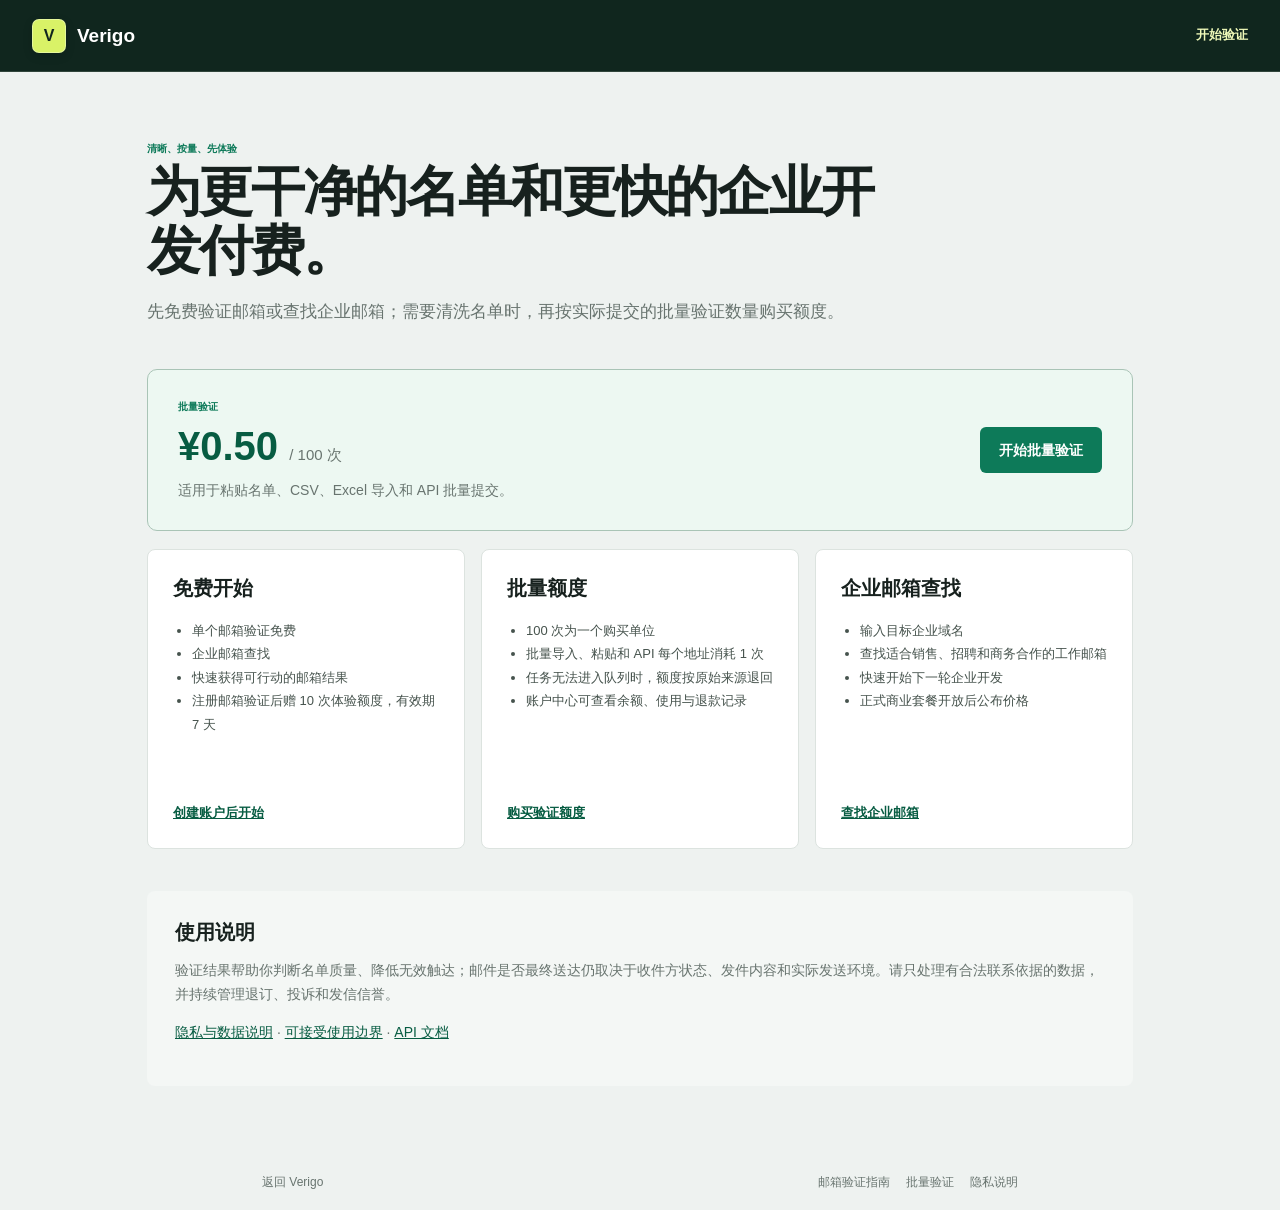
<file: static/pricing.html>
<!doctype html>
<html lang="zh-CN">
<head>
  <meta charset="utf-8">
  <meta name="viewport" content="width=device-width, initial-scale=1">
  <meta name="description" content="Verigo 邮箱验证、批量名单清洗与企业邮箱查找的公开价格和使用说明。">
  <title>Verigo 价格 | 邮箱验证与企业邮箱查找</title>
  <link rel="canonical" href="https://verigo.site/pricing">
  <meta property="og:type" content="website"><meta property="og:title" content="Verigo 价格"><meta property="og:description" content="邮箱验证、名单清洗与企业邮箱查找的价格说明。"><meta property="og:url" content="https://verigo.site/pricing">
  <script type="application/ld+json">{"@context":"https://schema.org","@type":"Product","name":"Verigo 邮箱验证额度","description":"批量邮箱验证与名单清洗额度。","offers":{"@type":"Offer","price":"0.50","priceCurrency":"CNY","priceSpecification":{"@type":"UnitPriceSpecification","referenceQuantity":{"@type":"QuantitativeValue","value":100,"unitCode":"C62"}}}}</script>
  <link rel="icon" type="image/svg+xml" href="/static/favicon.svg">
  <link rel="stylesheet" href="/static/css/app.css?v=ui-20260816-r3">
  <link rel="stylesheet" href="/static/css/legal.css?v=ui-20260816-r3">
</head>
<body>
  <a class="skip-link" href="#main-content">跳到主要内容</a>
  <header class="legal-topbar"><a class="brand" href="/"><span class="brand-mark">V</span><span>Verigo</span></a><a class="pricing-back" href="/">开始验证</a></header>
  <main id="main-content" class="pricing-page">
    <section class="pricing-intro"><p class="eyebrow">清晰、按量、先体验</p><h1>为更干净的名单和更快的企业开发付费。</h1><p>先免费验证邮箱或查找企业邮箱；需要清洗名单时，再按实际提交的批量验证数量购买额度。</p></section>
    <section class="pricing-card"><div><p class="eyebrow">批量验证</p><h2>¥0.50 <small>/ 100 次</small></h2><p>适用于粘贴名单、CSV、Excel 导入和 API 批量提交。</p></div><a class="hero-primary" href="/#verify-workspace">开始批量验证</a></section>
    <section class="pricing-grid"><article><h2>免费开始</h2><ul><li>单个邮箱验证免费</li><li>企业邮箱查找</li><li>快速获得可行动的邮箱结果</li><li>注册邮箱验证后赠 10 次体验额度，有效期 7 天</li></ul><a href="/">创建账户后开始</a></article><article><h2>批量额度</h2><ul><li>100 次为一个购买单位</li><li>批量导入、粘贴和 API 每个地址消耗 1 次</li><li>任务无法进入队列时，额度按原始来源退回</li><li>账户中心可查看余额、使用与退款记录</li></ul><a href="/wallet">购买验证额度</a></article><article><h2>企业邮箱查找</h2><ul><li>输入目标企业域名</li><li>查找适合销售、招聘和商务合作的工作邮箱</li><li>快速开始下一轮企业开发</li><li>正式商业套餐开放后公布价格</li></ul><a href="/">查找企业邮箱</a></article></section>
    <section class="pricing-note"><h2>使用说明</h2><p>验证结果帮助你判断名单质量、降低无效触达；邮件是否最终送达仍取决于收件方状态、发件内容和实际发送环境。请只处理有合法联系依据的数据，并持续管理退订、投诉和发信信誉。</p><p><a href="/privacy">隐私与数据说明</a> · <a href="/acceptable-use">可接受使用边界</a> · <a href="/api-docs">API 文档</a></p></section>
  </main>
  <footer class="site-footer legal-footer"><a href="/">返回 Verigo</a><nav><a href="/email-verification">邮箱验证指南</a><a href="/bulk-email-verification">批量验证</a><a href="/privacy">隐私说明</a></nav></footer>
</body>
</html>
</file>
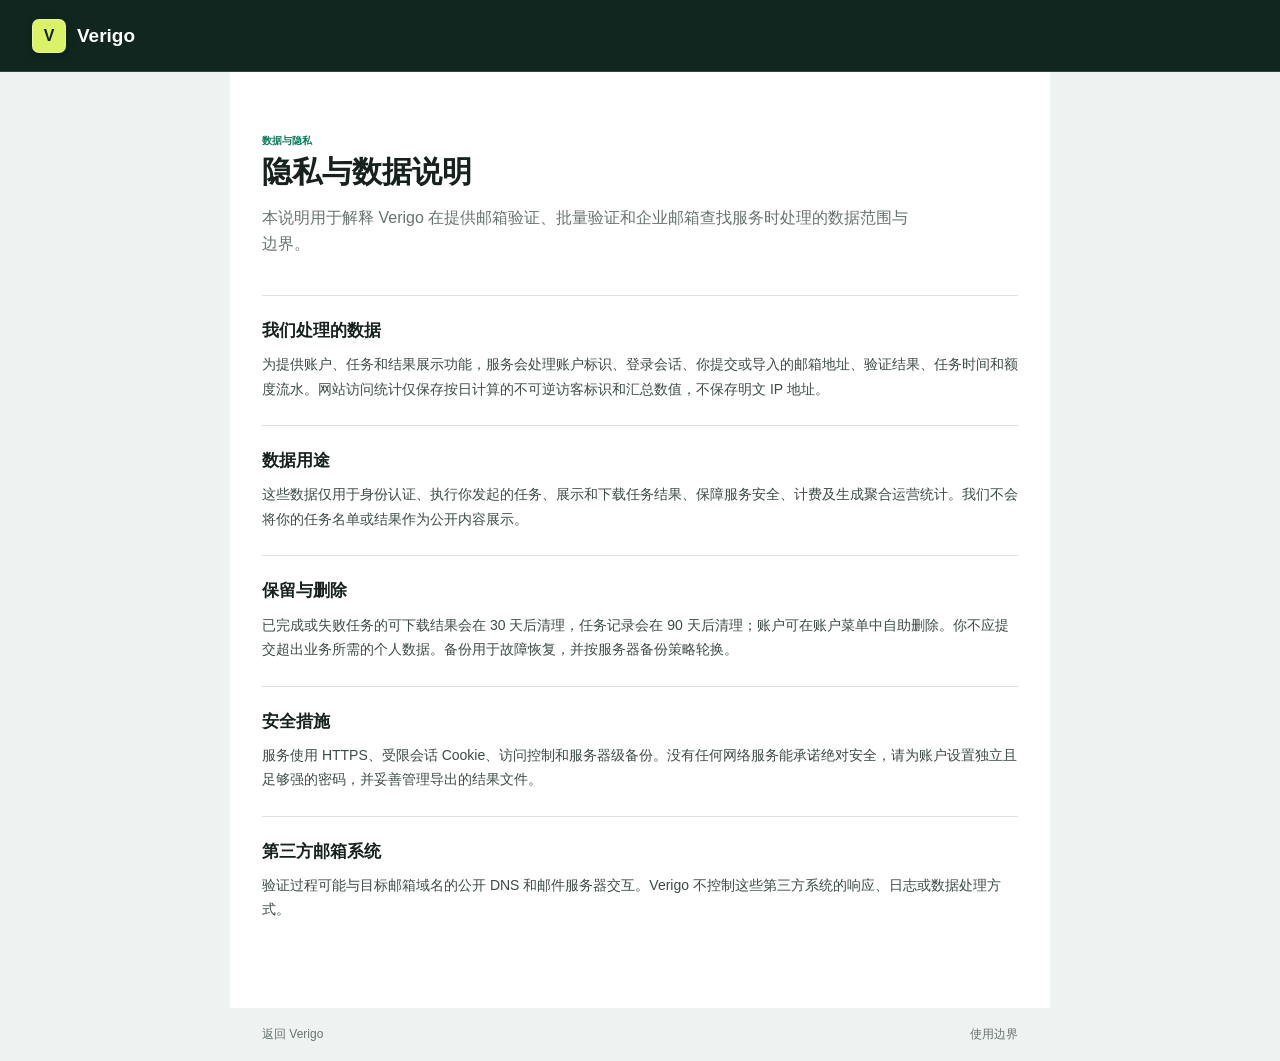
<file: static/privacy.html>
<!doctype html>
<html lang="zh-CN">
<head>
  <meta charset="utf-8">
  <meta name="viewport" content="width=device-width, initial-scale=1">
  <meta name="color-scheme" content="light">
  <title>隐私与数据说明 | Verigo</title>
  <meta name="description" content="Verigo 的隐私与数据处理说明。">
  <link rel="canonical" href="https://verigo.site/privacy">
  <meta property="og:type" content="website">
  <meta property="og:title" content="隐私与数据说明 | Verigo">
  <meta property="og:url" content="https://verigo.site/privacy">
  <link rel="icon" type="image/svg+xml" href="/static/favicon.svg">
  <link rel="stylesheet" href="/static/css/app.css?v=ui-20260816-r3">
  <link rel="stylesheet" href="/static/css/legal.css?v=ui-20260816-r3">
</head>
<body>
  <a class="skip-link" href="#main-content">跳到主要内容</a>
  <header class="legal-topbar"><a class="brand" href="/"><span class="brand-mark">V</span><span>Verigo</span></a></header>
  <main id="main-content" class="legal-page">
    <p class="eyebrow">数据与隐私</p>
    <h1>隐私与数据说明</h1>
    <p class="legal-intro">本说明用于解释 Verigo 在提供邮箱验证、批量验证和企业邮箱查找服务时处理的数据范围与边界。</p>

    <section><h2>我们处理的数据</h2><p>为提供账户、任务和结果展示功能，服务会处理账户标识、登录会话、你提交或导入的邮箱地址、验证结果、任务时间和额度流水。网站访问统计仅保存按日计算的不可逆访客标识和汇总数值，不保存明文 IP 地址。</p></section>
    <section><h2>数据用途</h2><p>这些数据仅用于身份认证、执行你发起的任务、展示和下载任务结果、保障服务安全、计费及生成聚合运营统计。我们不会将你的任务名单或结果作为公开内容展示。</p></section>
    <section><h2>保留与删除</h2><p>已完成或失败任务的可下载结果会在 30 天后清理，任务记录会在 90 天后清理；账户可在账户菜单中自助删除。你不应提交超出业务所需的个人数据。备份用于故障恢复，并按服务器备份策略轮换。</p></section>
    <section><h2>安全措施</h2><p>服务使用 HTTPS、受限会话 Cookie、访问控制和服务器级备份。没有任何网络服务能承诺绝对安全，请为账户设置独立且足够强的密码，并妥善管理导出的结果文件。</p></section>
    <section><h2>第三方邮箱系统</h2><p>验证过程可能与目标邮箱域名的公开 DNS 和邮件服务器交互。Verigo 不控制这些第三方系统的响应、日志或数据处理方式。</p></section>
  </main>
  <footer class="site-footer legal-footer"><a href="/">返回 Verigo</a><nav><a href="/acceptable-use">使用边界</a></nav></footer>
</body>
</html>
</file>
<file: static/css/app.css>
:root {
  color-scheme: light;
  --ink: #17211e;
  --muted: #68746f;
  --line: #dce3df;
  --line-strong: #c9d3ce;
  --soft: #f2f6f4;
  --paper: #fff;
  --canvas: #eef2f0;
  --accent: #0d7a59;
  --accent-dark: #075c42;
  --lime: #d9f267;
  --good: #087b57;
  --bad: #bc403a;
  --warn: #a45c08;
  --shadow: 0 14px 34px rgba(26, 42, 35, .09);
}

* { box-sizing: border-box; }
html, body { overflow-x: hidden; }
body { margin: 0; min-width: 320px; background: var(--canvas); color: var(--ink); font: 14px/1.45 -apple-system, BlinkMacSystemFont, "Segoe UI", "Microsoft YaHei", "PingFang SC", "Hiragino Sans GB", "WenQuanYi Micro Hei", sans-serif; }
button, input, textarea, select { font-family: -apple-system, BlinkMacSystemFont, "Segoe UI", "Microsoft YaHei", "PingFang SC", "Hiragino Sans GB", "WenQuanYi Micro Hei", sans-serif; letter-spacing: 0; }
button { cursor: pointer; }
.hidden { display: none !important; }
.public-marketing.workspace-mode-hidden { display: none !important; }
.nav-link { text-decoration: none; }

/* Global foundation: selection, keyboard focus, skip link, motion, print */
::selection { background: rgba(13, 122, 89, .22); color: inherit; }
:focus-visible { outline: 2px solid var(--accent); outline-offset: 2px; border-radius: 3px; }
input:focus-visible, textarea:focus-visible, select:focus-visible { outline: 0; }
.skip-link { position: absolute; z-index: 100; top: -64px; left: 16px; padding: 10px 18px; border-radius: 6px; background: var(--accent-dark); color: #fff; font-weight: 700; text-decoration: none; transition: top .18s ease; }
.skip-link:focus-visible { top: 12px; outline: 2px solid #fff; }
@media (prefers-reduced-motion: reduce) {
  html { scroll-behavior: auto; }
  *, *::before, *::after { animation-duration: .01ms !important; animation-iteration-count: 1 !important; transition-duration: .01ms !important; }
}
@media print {
  .topbar, .site-footer, .account-menu, .notification-menu, .skip-link, .result-detail-drawer { display: none !important; }
  body { background: #fff; }
  .workspace, .dashboard-workspace, .wallet-workspace, .history-workspace { box-shadow: none; }
}

.commercial-hero { max-width: 1640px; display: grid; grid-template-columns: minmax(0, 1fr) minmax(320px, 410px); gap: 46px; margin: 0 auto; padding: 72px 56px 54px; background: radial-gradient(circle at 82% 24%, rgba(217,242,103,.36), transparent 28%), #f8fcf9; }
.commercial-hero > div { max-width: 790px; }.commercial-hero h1 { max-width: 760px; font-size: clamp(36px, 4.2vw, 62px); line-height: 1.08; letter-spacing: -.04em; }.commercial-hero p:not(.eyebrow) { max-width: 690px; margin: 20px 0 0; color: #42514b; font-size: 18px; line-height: 1.7; }.hero-actions { display: flex; flex-wrap: wrap; gap: 12px; margin-top: 28px; }.hero-primary,.hero-secondary { min-height: 46px; display: inline-flex; align-items: center; justify-content: center; padding: 0 19px; border-radius: 6px; font-weight: 800; text-decoration: none; }.hero-primary { background: var(--accent); color: #fff; }.hero-primary:hover { background: var(--accent-dark); }.hero-secondary { border: 1px solid var(--line-strong); background: #fff; color: var(--ink); }.hero-secondary:hover { border-color: var(--accent); color: var(--accent-dark); }.hero-points { display: flex; flex-wrap: wrap; gap: 8px 18px; margin: 22px 0 0; padding: 0; color: var(--muted); font-size: 12px; list-style: none; }.hero-points li::before { content: "✓"; margin-right: 6px; color: var(--accent); font-weight: 900; }
.hero-proof { align-self: center; padding: 26px; border: 1px solid #bed0c6; border-radius: 10px; background: rgba(255,255,255,.9); box-shadow: var(--shadow); }.hero-proof strong,.hero-proof span { display: block; }.hero-proof strong { color: var(--accent-dark); font-size: 14px; }.hero-proof span { margin-top: 6px; color: var(--muted); font-size: 13px; line-height: 1.55; }.hero-proof hr { margin: 19px 0; border: 0; border-top: 1px solid var(--line); }.hero-capabilities { display: grid; gap: 18px; }.hero-capabilities article { padding-bottom: 16px; border-bottom: 1px solid var(--line); }.hero-capabilities article:last-child { padding-bottom: 0; border-bottom: 0; }
.preview-heading,.preview-email,.preview-row { display:flex; align-items:center; justify-content:space-between; gap:12px; }.preview-heading { padding-bottom:15px; border-bottom:1px solid var(--line); color:var(--muted); font-size:12px; font-weight:800; }.preview-heading small { color:var(--accent); font-weight:700; }.preview-email { padding:18px 0; }.preview-email strong { overflow:hidden; text-overflow:ellipsis; font-size:14px; }.preview-row { padding:10px 0; border-top:1px solid var(--line); color:var(--muted); font-size:12px; }.preview-row strong { color:var(--ink); font-size:12px; }.preview-note { margin:16px 0 0; color:var(--muted); font-size:11px; line-height:1.5; }
.trust-strip { max-width:1640px; display:grid; grid-template-columns:repeat(3,1fr); gap:1px; margin:0 auto; border-top:1px solid var(--line); border-bottom:1px solid var(--line); background:var(--line); }.trust-strip div { display:grid; gap:4px; padding:17px 28px; background:#fff; }.trust-strip strong { font-size:13px; }.trust-strip span { color:var(--muted); font-size:12px; }
.workspace-home { max-width:1480px; min-height:calc(100vh - 72px); margin:0 auto; padding:42px 44px 70px; background:#f8fafd; color:#202124; }.workspace-welcome { display:flex; align-items:flex-end; justify-content:space-between; gap:24px; margin-bottom:26px; }.workspace-welcome h1 { margin:0; font-size:34px; letter-spacing:-.03em; }.workspace-welcome p:not(.eyebrow) { margin:8px 0 0; color:#68746f; }.workspace-metrics { display:grid; grid-template-columns:repeat(4,minmax(0,1fr)); margin-bottom:18px; border:1px solid #dadce0; border-radius:10px; overflow:hidden; background:#fff; }.workspace-metrics article { min-height:112px; display:flex; flex-direction:column; justify-content:center; padding:20px; border-right:1px solid #edf0f2; }.workspace-metrics article:last-child { border-right:0; }.workspace-metrics span { color:#5f6368; font-size:12px; }.workspace-metrics strong { margin-top:8px; font-size:28px; font-variant-numeric:tabular-nums; }.workspace-metrics small { margin-top:4px; color:#80868b; }.workspace-grid { display:grid; grid-template-columns:minmax(0,1.25fr) minmax(320px,.75fr); grid-template-rows:auto auto; gap:18px; }.workspace-card { padding:23px; border:1px solid #dadce0; border-radius:10px; background:#fff; }.workspace-card-heading { display:flex; align-items:flex-start; justify-content:space-between; gap:16px; }.workspace-card-heading h2 { margin:0; font-size:18px; }.workspace-recent-jobs-card { grid-column:2; grid-row:1 / span 2; }.workspace-recent-results-card { grid-column:1; grid-row:2; }.quick-start-grid { display:grid; grid-template-columns:repeat(3,1fr); gap:10px; margin-top:18px; }.quick-start-grid button { min-height:132px; display:flex; flex-direction:column; align-items:flex-start; justify-content:flex-end; gap:7px; padding:17px; border:1px solid #dce3df; border-radius:8px; background:#fbfdfc; color:#202124; text-align:left; }.quick-start-grid button:hover { border-color:var(--accent); background:#f2faf6; }.quick-start-grid strong { font-size:14px; }.quick-start-grid span { color:#68746f; font-size:12px; line-height:1.45; }.workspace-recent-jobs { display:grid; margin-top:14px; border-top:1px solid #edf0f2; }.workspace-job-row { display:flex; align-items:center; justify-content:space-between; gap:12px; padding:14px 0; border:0; border-bottom:1px solid #edf0f2; background:transparent; color:#202124; text-align:left; }.workspace-job-row strong { overflow:hidden; text-overflow:ellipsis; white-space:nowrap; font-size:12px; }.workspace-job-row span { color:#68746f; font-size:11px; white-space:nowrap; }.workspace-empty { color:#68746f; font-size:12px; }.workspace-help { display:flex; align-items:center; justify-content:space-between; gap:16px; margin-top:18px; padding:18px 20px; border:1px solid #b8d4c1; border-radius:10px; background:#f1faf4; }.workspace-help div { display:grid; gap:4px; }.workspace-help span { color:#4d5a55; font-size:12px; }
.hero-demo { align-self: center; padding: 20px; border: 1px solid var(--line); border-radius: 8px; background: #fff; box-shadow: var(--shadow); }.hero-demo-heading { margin: 0 0 8px; color: var(--muted); font-size: 11px; font-weight: 700; }.hero-demo-row { display: flex; align-items: center; gap: 10px; min-width: 0; padding: 11px 0; border-bottom: 1px solid var(--line); }.hero-demo-row:last-child { border-bottom: 0; }.demo-status { flex: 0 0 10px; width: 10px; height: 10px; border-radius: 50%; }.demo-status.demo-good { background: var(--good); }.demo-status.demo-bad { background: var(--bad); }.demo-status.demo-warn { background: var(--warn); }.demo-email { min-width: 0; overflow: hidden; text-overflow: ellipsis; white-space: nowrap; color: var(--ink); cursor: pointer; }.demo-copy { flex: 0 0 30px; display: inline-grid; place-items: center; width: 30px; height: 30px; border: 0; background: transparent; color: var(--accent); cursor: pointer; }.demo-copy:hover, .demo-copy.copied { color: var(--accent-dark); }
.commercial-section { max-width: 1640px; margin: 0 auto; padding: 78px 56px; background: #fff; }.commercial-section:nth-of-type(even) { background: #f6faf7; }.commercial-heading { max-width: 720px; margin-bottom: 28px; }.commercial-heading h2 { font-size: 30px; line-height: 1.25; }.commercial-heading p:not(.eyebrow) { margin: 10px 0 0; color: var(--muted); font-size: 15px; }.solution-grid,.trust-grid { display: grid; grid-template-columns: repeat(3, minmax(0, 1fr)); gap: 16px; }.solution-grid article,.trust-grid article { min-height: 235px; padding: 24px; border: 1px solid var(--line); border-radius: 8px; background: #fff; }.solution-grid span { color: var(--accent); font-size: 12px; font-weight: 900; }.solution-grid h3,.trust-grid h3 { margin: 17px 0 8px; font-size: 18px; }.solution-grid p,.trust-grid p { margin: 0; color: var(--muted); font-size: 13px; line-height: 1.65; }.solution-grid a { display: inline-block; margin-top: 19px; color: var(--accent-dark); font-size: 13px; font-weight: 800; }.trust-section { border-top: 1px solid var(--line); border-bottom: 1px solid var(--line); }.trust-grid article { min-height: 190px; }.faq-section { padding-bottom: 84px; }.faq-section details { max-width: 860px; padding: 17px 0; border-top: 1px solid var(--line); }.faq-section details:last-child { border-bottom: 1px solid var(--line); }.faq-section summary { cursor: pointer; color: var(--ink); font-weight: 800; }.faq-section p { margin: 11px 0 0; color: var(--muted); line-height: 1.65; }

.topbar { height: 72px; display: grid; grid-template-columns: minmax(0, 1fr) auto minmax(0, 1fr); align-items: center; padding: 0 32px; border-bottom: 1px solid #31453b; background: #10261e; color: #fff; box-shadow: 0 3px 16px rgba(13, 30, 22, .16); }
.brand { display: flex; align-items: center; gap: 11px; width: max-content; color: inherit; text-decoration: none; font-size: 19px; font-weight: 800; }
.brand-mark { display: grid; place-items: center; width: 34px; height: 34px; border: 1px solid rgba(255,255,255,.34); border-radius: 7px; background: var(--lime); color: #10261e; font-size: 16px; font-weight: 900; box-shadow: 0 3px 10px rgba(0,0,0,.16); }
.product-nav { display: flex; align-items: center; gap: 3px; padding: 4px; border: 1px solid #385047; border-radius: 7px; background: #19342a; }
.nav-item { min-height: 34px; display: flex; align-items: center; padding: 0 14px; border: 1px solid transparent; border-radius: 4px; background: transparent; color: #aec0b9; font-size: 12px; font-weight: 700; transition: background .15s ease, color .15s ease, border-color .15s ease; }
.nav-item:hover { color: #fff; background: #264239; }
.nav-item.active { border-color: #d9f267; background: #eff9b9; color: #183127; box-shadow: 0 1px 3px rgba(0,0,0,.15); }
.account-area { position: relative; min-width: 0; display: flex; align-items: center; justify-content: flex-end; gap: 14px; }
.locale-toggle { min-width: 58px; height: 34px; display: inline-flex; align-items: center; justify-content: center; gap: 6px; padding: 0 8px; border: 1px solid #50685d; border-radius: 5px; background: #1d382e; color: #fff; font-size: 11px; font-weight: 800; }
.locale-toggle:hover { border-color: #8cae9e; background: #28483b; }
.locale-toggle .fa-globe { font-size: 14px; line-height: 1; }
.service-state { display: flex; align-items: center; gap: 7px; color: #c1d0ca; font-size: 11px; }
.state-dot { width: 7px; height: 7px; border-radius: 50%; background: #72d8a5; box-shadow: 0 0 0 3px rgba(114,216,165,.16); }
.account-button { min-width: 0; max-width: 220px; min-height: 36px; overflow: hidden; padding: 0 14px; border: 1px solid #50685d; border-radius: 5px; background: #1d382e; color: #fff; font-weight: 700; text-overflow: ellipsis; white-space: nowrap; }
.account-button:hover { border-color: #8cae9e; background: #28483b; }
.claim-trial { min-height: 36px; padding: 0 12px; border: 1px solid #d9f267; border-radius: 5px; background: var(--lime); color: #163126; font-size: 12px; font-weight: 800; }
.claim-trial:hover { background: #eff9b9; }
.account-menu { position: absolute; z-index: 20; top: 43px; right: 0; min-width: 180px; padding: 8px; border: 1px solid var(--line); border-radius: 6px; background: #fff; box-shadow: var(--shadow); color: var(--ink); }
.account-menu strong { display: block; padding: 8px 9px; overflow: hidden; text-overflow: ellipsis; }
.account-credits { display: block; padding: 0 9px 8px; color: var(--accent); font-weight: 750; }
.account-menu button { width: 100%; padding: 8px 9px; border: 0; border-radius: 4px; background: transparent; color: var(--bad); text-align: left; }
.account-menu button:hover { background: #faefee; }
.account-menu .account-action { color: var(--ink); }
.account-menu .account-action:hover { background: #edf6f1; }
.account-menu .account-delete { color: var(--bad); }
.notification-button { position: relative; min-height: 34px; padding: 0 9px; border: 1px solid var(--line); border-radius: 5px; background: #fff; color: var(--ink); font-size: 12px; font-weight: 700; }
.notification-button:hover, .notification-button[aria-expanded="true"] { border-color: var(--accent); color: var(--accent); }
.notification-count { position: absolute; top: -5px; right: -5px; display: inline-grid; min-width: 17px; height: 17px; padding: 0 4px; place-items: center; border: 2px solid #fff; border-radius: 9px; background: var(--bad); color: #fff; font-size: 9px; font-variant-numeric: tabular-nums; }
.notification-menu { position: absolute; z-index: 50; top: 43px; right: 84px; width: min(410px, calc(100vw - 32px)); max-height: min(560px, calc(100vh - 80px)); display: flex; flex-direction: column; overflow: hidden; border: 1px solid var(--line); border-radius: 7px; background: #fff; box-shadow: 0 20px 55px rgba(24,48,37,.17); color: var(--ink); }
.notification-heading { min-height: 65px; flex: 0 0 auto; display: flex; align-items: center; justify-content: space-between; gap: 14px; padding: 12px 14px; border-bottom: 1px solid var(--line); background: #fbfcfb; }
.notification-heading > div:first-child { min-width: 0; display: grid; gap: 3px; }
.notification-heading strong { font-size: 15px; }.notification-heading small { color: var(--muted); font-size: 11px; }
.notification-heading-actions { display: flex; align-items: center; gap: 3px; }
.notification-mark-all, .notification-heading-icon, .notification-close { min-height: 32px; border: 0; border-radius: 4px; background: transparent; color: var(--accent-dark); font-size: 11px; font-weight: 700; }
.notification-mark-all { padding: 0 7px; }.notification-heading-icon, .notification-close { width: 30px; padding: 0; display: grid; place-items: center; color: var(--muted); }
.notification-mark-all:hover, .notification-heading-icon:hover, .notification-close:hover, .notification-heading-icon[aria-expanded="true"] { background: #e8f3ec; color: var(--accent-dark); }.notification-mark-all:disabled, .notification-heading-icon:disabled { color: #a4ada8; background: transparent; cursor: default; }
.notification-feedback { flex: 0 0 auto; display: flex; align-items: center; justify-content: space-between; gap: 12px; padding: 9px 14px; border-bottom: 1px solid #f0d0cd; background: #fff3f2; color: var(--bad); font-size: 11px; }
.notification-feedback button { padding: 4px 7px; border: 1px solid #ddb4b0; border-radius: 4px; background: #fff; color: var(--bad); font-size: 11px; }
.notification-preferences { flex: 0 0 auto; padding: 12px 14px; border-bottom: 1px solid var(--line); background: #f8faf9; }
.notification-preferences-title { display: flex; align-items: baseline; justify-content: space-between; gap: 12px; margin-bottom: 8px; }.notification-preferences-title strong { font-size: 12px; }.notification-preferences-title small { color: var(--muted); font-size: 9px; }
.notification-preference { min-height: 48px; display: flex; align-items: center; justify-content: space-between; gap: 14px; border-top: 1px solid #e3ebe6; cursor: pointer; }.notification-preference span { min-width: 0; display: grid; gap: 2px; }.notification-preference strong { font-size: 11px; }.notification-preference small { color: var(--muted); font-size: 9px; line-height: 1.35; }
#notification-preferences .notification-preference input[type="checkbox"] { width: 16px; min-width: 16px; height: 16px; min-height: 16px; flex: 0 0 16px; margin: 0; padding: 0; accent-color: var(--accent); }.notification-reset-preferences { min-height: 28px; margin-top: 8px; padding: 0 8px; border: 1px solid #ccdcd2; border-radius: 4px; background: #fff; color: var(--muted); font-size: 9px; font-weight: 700; }
.notification-filters { flex: 0 0 auto; display: flex; gap: 4px; padding: 8px 10px; border-bottom: 1px solid var(--line); background: #fff; overflow-x: auto; scrollbar-width: none; }
.notification-filters::-webkit-scrollbar { display: none; }
.notification-filter { min-height: 29px; flex: 0 0 auto; padding: 0 10px; border: 1px solid transparent; border-radius: 4px; background: transparent; color: var(--muted); font-size: 11px; font-weight: 700; }
.notification-filter:hover { background: #f1f6f3; color: var(--ink); }.notification-filter.is-active { border-color: #cfe1d5; background: #eaf4ed; color: var(--accent-dark); }
.notification-filter:focus-visible { outline: 2px solid rgba(28,125,73,.24); outline-offset: 1px; }
.notification-list { min-height: 96px; flex: 1 1 auto; display: grid; align-content: start; overflow-y: auto; overscroll-behavior: contain; }
.notification-date-group { min-height: 28px; display: flex; align-items: center; padding: 0 14px; border-bottom: 1px solid var(--line); background: #f7f9f8; color: #75827b; font-size: 9px; font-weight: 800; }
.notification-item { width: 100%; min-height: 92px; display: grid; grid-template-columns: 38px minmax(0,1fr) 8px; align-items: start; gap: 11px; padding: 14px; border: 0; border-bottom: 1px solid var(--line); border-radius: 0; background: #fff; color: var(--ink); text-align: left; }
.notification-item:last-child { border-bottom: 0; }.notification-item:hover, .notification-item:focus-visible { background: #f5faf7; outline: 0; }
.notification-item.is-unread { background: #f3faf6; }.notification-item.is-unread:hover { background: #eaf6ef; }
.notification-icon { width: 36px; height: 36px; display: grid; place-items: center; border-radius: 6px; background: #edf3ef; color: #53645b; }
.notification-review .notification-icon { background: #e5f4eb; color: var(--accent-dark); }.notification-payment .notification-icon, .notification-credit .notification-icon { background: #edf5e4; color: #557322; }
.notification-copy { min-width: 0; display: grid; gap: 4px; }.notification-copy strong { overflow-wrap: anywhere; font-size: 13px; line-height: 1.35; }.notification-body { color: var(--muted); font-size: 12px; line-height: 1.5; overflow-wrap: anywhere; }
.notification-meta { display: flex; align-items: center; justify-content: space-between; gap: 10px; margin-top: 3px; }.notification-meta time { color: #89938e; font-size: 10px; }.notification-action { color: var(--accent-dark); font-size: 10px; font-weight: 750; }
.notification-unread-dot { width: 7px; height: 7px; margin-top: 5px; border-radius: 50%; background: transparent; }.notification-item.is-unread .notification-unread-dot { background: var(--accent); }
.notification-menu.is-compact .notification-item { min-height: 64px; grid-template-columns: 32px minmax(0,1fr) 8px; gap: 9px; padding: 10px 14px; }.notification-menu.is-compact .notification-icon { width: 30px; height: 30px; }.notification-menu.is-compact .notification-body { display: none; }.notification-menu.is-compact .notification-copy { gap: 2px; }.notification-menu.is-compact .notification-meta { margin-top: 1px; }
.notification-empty, .notification-loading { min-height: 150px; display: flex; align-items: center; justify-content: center; flex-direction: column; gap: 8px; padding: 24px; color: var(--muted); text-align: center; }
.notification-empty i { color: #9aaba2; font-size: 21px; }.notification-empty strong { color: var(--ink); font-size: 13px; }.notification-empty span, .notification-loading span { max-width: 260px; font-size: 11px; line-height: 1.5; }
.notification-footer { min-height: 34px; flex: 0 0 auto; display: flex; align-items: center; padding: 7px 14px; border-top: 1px solid var(--line); background: #fbfcfb; }
.notification-footer span { color: var(--muted); font-size: 10px; font-variant-numeric: tabular-nums; }.notification-footer button { min-height: 28px; padding: 0 9px; border: 1px solid #c9dbcf; border-radius: 4px; background: #fff; color: var(--accent-dark); font-size: 10px; font-weight: 750; }
.notification-footer button:hover { border-color: var(--accent); background: #eff7f2; }.notification-footer button:disabled { color: #a4ada8; cursor: default; }
.result-email-update { display: inline-block; width: 8px; height: 8px; margin-left: 7px; border-radius: 50%; background: var(--bad); vertical-align: middle; }
.confirm-delete { display: flex; align-items: flex-start; gap: 8px; margin: 16px 0; font-weight: 500; line-height: 1.45; }
.confirm-delete input { width: auto; min-height: 0; margin-top: 3px; }
.danger-primary { background: var(--bad); }
.danger-primary:hover { background: #9f302c; }

.workspace { display: grid; grid-template-columns: minmax(310px, 370px) minmax(0, 1fr); min-height: calc(100vh - 72px); max-width: 1640px; margin: 0 auto; background: var(--paper); box-shadow: var(--shadow); }
.control-panel { padding: 28px; border-right: 1px solid var(--line); background: #fafcfb; }
.panel-heading, .results-header, .field-row, .progress-meta, .table-toolbar { display: flex; align-items: center; justify-content: space-between; gap: 16px; }
.panel-heading { display: grid; grid-template-columns: minmax(0, 1fr) auto; align-items: start; }
.panel-heading > div { min-width: 0; }
.panel-heading h1 { overflow-wrap: anywhere; }
.eyebrow { margin: 0 0 5px; color: var(--accent); font-size: 10px; font-weight: 800; text-transform: uppercase; }
h1, h2, p { letter-spacing: 0; }
h1 { margin: 0; font-size: 23px; line-height: 1.2; }
h2 { margin: 0; font-size: 18px; line-height: 1.3; }
.count { min-width: 40px; padding: 6px 9px; border: 1px solid var(--line); border-radius: 5px; background: #fff; color: var(--muted); text-align: center; font-variant-numeric: tabular-nums; }

.segmented { display: grid; grid-template-columns: 1fr 1fr; margin: 24px 0 19px; padding: 3px; border-radius: 6px; background: #e8eeeb; }
.segment { min-height: 34px; border: 0; border-radius: 4px; background: transparent; color: var(--muted); }
.segment.active { background: #fff; color: var(--ink); box-shadow: 0 1px 5px rgba(24,37,31,.12); font-weight: 700; }
label, legend { display: block; margin-bottom: 8px; color: #3e4b46; font-size: 12px; font-weight: 700; }
textarea, input:not([type="radio"]):not([type="file"]), select { width: 100%; border: 1px solid var(--line-strong); border-radius: 6px; background: #fff; color: var(--ink); outline: 0; }
textarea { min-height: 226px; resize: vertical; padding: 12px; line-height: 1.55; }
input:not([type="radio"]):not([type="file"]), select { min-height: 38px; padding: 8px 11px; }
textarea:focus, input:focus, select:focus { border-color: var(--accent); box-shadow: 0 0 0 3px rgba(13,122,89,.10); }
.batch-input-tools { display: flex; align-items: center; justify-content: space-between; gap: 10px; min-height: 28px; margin-top: 8px; }
.batch-input-summary { min-width: 0; margin: 0; color: var(--muted); font-size: 11px; line-height: 1.45; }
.text-action { flex: 0 0 auto; min-height: 28px; padding: 3px 0; border: 0; background: transparent; color: var(--accent-dark); font-size: 11px; font-weight: 700; }
.text-action:hover { color: var(--accent); text-decoration: underline; }
.text-action:disabled { color: var(--muted); cursor: not-allowed; text-decoration: none; }

.file-dropzone { min-height: 226px; display: flex; flex-direction: column; align-items: center; justify-content: center; margin: 0; padding: 22px; border: 1px dashed #aebdb6; border-radius: 6px; background: #fff; text-align: center; cursor: pointer; }
.file-dropzone:hover, .file-dropzone.dragging { border-color: var(--accent); background: #f2faf6; }
.file-dropzone:focus-within { border-color: var(--accent); box-shadow: 0 0 0 3px rgba(13,122,89,.14); }
.file-dropzone input:focus-visible { outline: 0; }
.file-dropzone input { position: absolute; width: 1px; height: 1px; opacity: 0; }
.file-symbol { display: grid; place-items: center; width: 36px; height: 36px; margin-bottom: 12px; border-radius: 50%; background: var(--soft); color: var(--accent); font-size: 21px; }
.file-dropzone strong { max-width: 100%; overflow: hidden; text-overflow: ellipsis; }
.file-dropzone small { margin-top: 7px; color: var(--muted); font-weight: 400; }

.speed-control { margin: 20px 0; padding: 0; border: 0; }
.speed-options { display: grid; grid-template-columns: repeat(4, 1fr); gap: 6px; }
.speed-options label { margin: 0; }
.speed-options input { position: absolute; opacity: 0; }
.speed-options input:focus-visible { outline: 0; }
.speed-options input:focus-visible + span { outline: 2px solid var(--accent); outline-offset: 2px; }
.speed-options span { min-height: 36px; display: grid; place-items: center; border: 1px solid var(--line); border-radius: 5px; background: #fff; color: var(--muted); }
.speed-options input:checked + span { border-color: var(--accent); background: #eaf7f1; color: var(--accent-dark); font-weight: 750; }
.primary-action { width: 100%; min-height: 44px; border: 0; border-radius: 6px; background: var(--accent); color: #fff; font-weight: 750; transition: background .15s ease; }
.primary-action:hover { background: var(--accent-dark); }
.primary-action:disabled { background: #99a7a1; cursor: not-allowed; }
.primary-action:not(:disabled):active { transform: translateY(1px); }
.secondary-action { width: 100%; min-height: 42px; border: 1px solid var(--line-strong); border-radius: 6px; background: #fff; color: var(--ink); font-weight: 750; transition: border-color .15s ease, color .15s ease, background .15s ease; }
.secondary-action:hover:not(:disabled) { border-color: var(--accent); color: var(--accent-dark); }
.secondary-action:disabled { color: var(--muted); background: var(--soft); cursor: not-allowed; }
.form-error { min-height: 20px; margin: 8px 0 0; color: var(--bad); font-size: 12px; }
.provider-notice, .provider-policy { margin: 10px 0 0; padding: 9px 10px; border-left: 3px solid #d49b34; background: #fff7e7; color: #76501a; font-size: 12px; line-height: 1.5; }
.provider-policy { border-left-color: #a95a54; background: #fff1ef; color: #7d3c37; }

.recent-block { margin-top: 22px; padding-top: 19px; border-top: 1px solid var(--line); }
.recent-block h2 { font-size: 13px; }
.icon-button { width: 30px; height: 30px; border: 1px solid var(--line); border-radius: 5px; background: #fff; color: var(--ink); font-size: 18px; }
.recent-jobs { display: grid; gap: 5px; margin-top: 9px; }
.recent-job { width: 100%; display: flex; justify-content: space-between; gap: 10px; padding: 9px 10px; border: 1px solid transparent; border-radius: 5px; background: transparent; color: var(--ink); text-align: left; }
.recent-job:hover { border-color: var(--line); background: #fff; }
.recent-job span { overflow: hidden; text-overflow: ellipsis; }
.recent-job small { color: var(--muted); white-space: nowrap; }
.recent-job-update { width: 7px; height: 7px; flex: 0 0 7px; border-radius: 50%; background: var(--bad); }

.result-pending { background: #edf1f5; color: #5b6775; }
.result-running { background: #e4f3ff; color: #176eae; }
.result-failed { background: #fff0ec; color: #b64d31; }

.results-panel { min-width: 0; padding: 30px 34px; }
.status { padding: 6px 10px; border-radius: 999px; font-size: 11px; font-weight: 750; }
.job-state { display: flex; align-items: center; justify-content: flex-end; gap: 7px; }
.mode-badge { padding: 5px 8px; border: 1px solid; border-radius: 4px; font-size: 11px; font-weight: 800; white-space: nowrap; }
.mode-stable { border-color: #8aa9c8; background: #edf5fc; color: #245b8e; }
.mode-standard { border-color: #73ad98; background: #eaf7f1; color: #0b7251; }
.mode-fast { border-color: #df9a55; background: #fff3e7; color: #a4510a; }
.mode-extreme { border-color: #d78b9d; background: #fcedf1; color: #ae3958; }
.mode-qq { border-color: #d49b34; background: #fff7e7; color: #80540e; }
.status-idle { background: #edf1ef; color: var(--muted); }
.status-queued, .status-running { background: #fff0d4; color: #85500b; }
.status-completed { background: #ddf3e8; color: #086447; }
.status-failed { background: #f8e1df; color: #9c302c; }
.progress-section { margin: 28px 0 24px; }
.progress-meta { margin-bottom: 9px; color: var(--muted); font-size: 12px; }
.progress-meta strong { color: var(--ink); font-variant-numeric: tabular-nums; }
.progress-track { height: 7px; overflow: hidden; border-radius: 5px; background: #e5ebe8; }
.progress-bar { width: 0; height: 100%; background: var(--accent); transition: width .3s ease; }
.summary-grid { display: grid; grid-template-columns: repeat(4, minmax(100px, 1fr)); border: 1px solid var(--line); border-radius: 7px; overflow: hidden; }
.metric { min-height: 86px; display: flex; flex-direction: column; justify-content: center; padding: 16px; border-right: 1px solid var(--line); }
.metric:last-child { border-right: 0; }
.metric span { color: var(--muted); font-size: 11px; }
.metric strong { margin-top: 6px; font-size: 24px; font-variant-numeric: tabular-nums; }
.metric-good strong { color: var(--good); }
.metric-bad strong { color: var(--bad); }
.metric-warn strong { color: var(--warn); }

.table-toolbar { margin: 27px 0 11px; }
.filters { min-width: 0; display: flex; gap: 8px; }
.filters input { width: min(260px, 34vw) !important; }
.filters select { width: 130px; }
.download-action { min-height: 38px; padding: 0 13px; border: 1px solid var(--accent); border-radius: 5px; background: #fff; color: var(--accent); font-weight: 700; white-space: nowrap; }
.download-action:hover:not(:disabled) { background: #edf8f3; }
.download-action:disabled { border-color: var(--line); color: #9aa49f; cursor: not-allowed; }
.table-actions { display: flex; flex-wrap: wrap; justify-content: flex-end; gap: 8px; }
.stop-action { min-height: 38px; padding: 0 13px; border: 1px solid #c94742; border-radius: 5px; background: #fff; color: #aa3632; font-weight: 700; white-space: nowrap; }
.stop-action:hover { background: #fbeeed; }
.table-wrap { overflow: auto; border: 1px solid var(--line); border-radius: 7px; }
.pagination { display: flex; align-items: center; justify-content: space-between; gap: 12px; margin-top: 12px; color: var(--muted); font-size: 12px; }
.pagination > div, .page-numbers { display: flex; gap: 6px; align-items: center; }
.page-numbers { display: inline-flex; }
.page-number { min-width: 30px; height: 30px; padding: 0 7px; border: 1px solid var(--line); border-radius: 5px; background: #fff; color: var(--ink); font-size: 12px; }
.page-number:hover, .page-number.active { border-color: var(--accent); color: var(--accent); }
.page-number.active { background: #eaf7f1; font-weight: 700; }
.page-gap { color: var(--muted); padding: 0 2px; }
.page-button { min-width: 64px; min-height: 32px; padding: 0 9px; border: 1px solid var(--line-strong); border-radius: 5px; background: #fff; color: var(--ink); font-size: 12px; }
.page-button:disabled { border-color: var(--line); color: #9aa49f; cursor: not-allowed; }
table { width: 100%; min-width: 760px; border-collapse: collapse; table-layout: fixed; }
th { padding: 11px 13px; border-bottom: 1px solid var(--line); background: var(--soft); color: #4d5a55; font-size: 10px; text-align: left; text-transform: uppercase; }
td { padding: 12px 13px; border-bottom: 1px solid #e8ecea; vertical-align: top; overflow-wrap: anywhere; }
tbody tr:last-child td { border-bottom: 0; }
th:nth-child(1) { width: 28%; } th:nth-child(2) { width: 14%; } th:nth-child(3) { width: 18%; } th:nth-child(4) { width: 28%; } th:nth-child(5) { width: 12%; }
.empty-row td { height: 210px; color: var(--muted); text-align: center; vertical-align: middle; }
.result-pill { display: inline-block; padding: 4px 7px; border-radius: 4px; font-size: 11px; font-weight: 750; }
.result-good { background: #dff3e9; color: var(--good); }
.result-bad { background: #f9e2e0; color: var(--bad); }
.result-unknown { background: #fff0d5; color: var(--warn); }
.result-skipped { background: #edf1ef; color: #67736e; }
.detail-cell { color: var(--muted); font-size: 12px; line-height: 1.45; }
.result-email-copy { display: inline-flex; align-items: center; gap: 9px; max-width: 100%; padding: 0; border: 0; background: transparent; color: var(--ink); text-align: left; }
.result-email-copy span { overflow: hidden; text-overflow: ellipsis; white-space: nowrap; }
.result-email-copy i { flex: 0 0 auto; color: #5548a8; font-size: 16px; }
.result-email-copy:hover, .result-email-copy:hover i { color: var(--accent); }
.result-email-copy.copied i { color: var(--good); }
.result-detail-action { width: 30px; height: 30px; padding: 0; border: 1px solid var(--line); border-radius: 50%; background: #fff; color: var(--muted); }
.result-detail-action:hover { border-color: var(--accent); color: var(--accent); }
.result-detail-drawer { position: fixed; z-index: 50; top: 0; right: 0; width: min(430px, 100vw); height: 100vh; padding: 28px; background: #fff; box-shadow: -12px 0 36px rgba(15,25,21,.16); transform: translateX(105%); transition: transform .2s ease; }
.result-detail-drawer.open { transform: translateX(0); }
.drawer-heading { display: flex; align-items: flex-start; justify-content: space-between; gap: 16px; border-bottom: 1px solid var(--line); padding-bottom: 18px; }
.result-detail-content { display: grid; gap: 0; margin-top: 12px; }
.result-detail-actions { display:flex; flex-wrap:wrap; gap:10px; margin-top:18px; }.result-detail-actions button { min-width:0; flex:1 1 100%; }
.detail-field { display: grid; gap: 5px; padding: 15px 0; border-bottom: 1px solid var(--line); }
.detail-field span { color: var(--muted); font-size: 12px; }
.detail-field strong { overflow-wrap: anywhere; font-size: 14px; font-weight: 600; }
.detail-field.technical-detail { background: #f8f9fa; padding: 15px; margin: 8px 0; border-radius: 6px; border: 1px solid #e9ecef; }
.detail-field.technical-detail .technical-value { font-family: 'Monaco', 'Menlo', monospace; font-size: 13px; color: #495057; overflow-wrap: anywhere; word-break: break-word; }
.history-workspace { max-width: 1100px; min-height: calc(100vh - 72px); margin: 0 auto; padding: 38px 34px 70px; }
.history-card { padding: 22px; background: #fff; }
.history-search-controls { display: flex; gap: 8px; width: min(520px, 100%); }
.history-search-controls input { flex: 1; }
.history-search-controls select { width: 130px; }
.history-list { display: grid; gap: 0; border-top: 1px solid var(--line); }
.history-item { display: flex; align-items: center; justify-content: space-between; gap: 18px; padding: 17px 4px; border: 0; border-bottom: 1px solid var(--line); background: transparent; color: var(--ink); text-align: left; }
.history-item:hover { color: var(--accent); }
.history-item strong { overflow: hidden; text-overflow: ellipsis; white-space: nowrap; }
.history-item span { color: var(--muted); white-space: nowrap; font-size: 12px; }
.history-empty { padding: 42px 0; color: var(--muted); text-align: center; }

.auth-dialog { width: min(420px, calc(100vw - 28px)); padding: 0; border: 0; border-radius: 7px; box-shadow: 0 24px 70px rgba(15,25,21,.28); }
.auth-dialog::backdrop { background: rgba(14,24,20,.54); }
.auth-dialog form { padding: 25px; }
.dialog-heading { display: flex; align-items: flex-start; justify-content: space-between; margin-bottom: 8px; }
.dialog-close { width: 32px; height: 32px; border: 0; border-radius: 5px; background: var(--soft); color: var(--muted); font-size: 21px; }
.auth-tabs { margin-top: 20px; }
.auth-dialog input { margin-bottom: 16px; }
.auth-dialog .primary-action { margin-top: 5px; }
.dialog-copy { margin: 12px 0 18px; color: var(--muted); line-height: 1.55; }
.onboarding-dialog { width: min(460px, calc(100vw - 28px)); }
.onboarding-step { padding: 25px; }
.onboarding-step .dialog-heading { margin-bottom: 8px; }
.onboarding-step form { padding: 0; }
.onboarding-step .text-action { margin: 14px 0 0; }
.onboarding-job-status { margin: 0; padding: 11px; border-left: 3px solid var(--accent); background: var(--soft); color: var(--muted); font-size: 13px; }
.onboarding-actions { display: grid; gap: 9px; }
.api-doc-link { margin: -6px 0 18px; font-size: 12px; font-weight: 700; }
.api-doc-link a { color: var(--accent); }
.api-key-created { margin: 0 25px 20px; padding: 14px; border: 1px solid #88bda3; border-radius: 6px; background: #edf8f1; color: #174d35; }
.api-key-created strong { display: block; font-size: 13px; }
.api-key-created p { margin: 9px 0 0; font-size: 12px; line-height: 1.45; }
.api-key-token-row { display: grid; grid-template-columns: minmax(0, 1fr) auto; gap: 8px; margin-top: 10px; }
.api-key-token-row input { min-width: 0; margin: 0; padding: 10px; border: 1px solid #88bda3; border-radius: 4px; background: #fff; font-family: Consolas, monospace; font-size: 12px; }
.api-key-token-row .secondary-action { width: auto; min-height: 38px; padding: 0 12px; }
.api-key-list-section { margin: 0 25px 25px; border-top: 1px solid var(--line); }
.api-key-list-heading { display: flex; align-items: center; justify-content: space-between; gap: 12px; padding: 16px 0 8px; }
.api-key-list-heading h3 { margin: 0; font-size: 14px; }
.api-key-list-heading .text-action { margin: 0; }
.api-keys-list { border: 1px solid var(--line); border-radius: 6px; overflow: hidden; }
.api-key-row { display: grid; grid-template-columns: minmax(0, 1fr) auto; gap: 12px; align-items: center; padding: 11px; border-bottom: 1px solid var(--line); background: #fff; }
.api-key-row:last-child { border-bottom: 0; }
.api-key-row strong, .api-key-row small { display: block; overflow: hidden; text-overflow: ellipsis; white-space: nowrap; }
.api-key-row strong { font-size: 13px; }
.api-key-row small { margin-top: 3px; color: var(--muted); font-family: Consolas, monospace; font-size: 11px; }
.api-key-row .account-delete { width: auto; padding: 7px 8px; border: 0; border-radius: 4px; background: transparent; color: var(--bad); font-size: 12px; }
.api-key-row .account-delete:hover { background: #faefee; }
.api-keys-empty { padding: 16px; color: var(--muted); font-size: 12px; }
.auth-dialog form > .text-action { display: block; margin: -7px 0 13px; padding: 0; color: var(--accent); font-size: 12px; }
.auth-dialog form > .text-action:hover { color: var(--accent-dark); }
.turnstile-container { min-height: 65px; margin: 2px 0 14px; }

.discovery-workspace { min-height: calc(100vh - 72px); max-width: 1640px; margin: 0 auto; display: grid; grid-template-columns: minmax(320px, 430px) minmax(0, 1fr); background: var(--paper); box-shadow: var(--shadow); }
.discovery-form-area { padding: 30px 28px; border-right: 1px solid var(--line); background: #fafcfb; }
.discovery-form-area h1 { margin-bottom: 24px; }
.discovery-form-area > label { margin-top: 16px; }
.discovery-fields { display: grid; grid-template-columns: 1fr 1fr; gap: 10px; }
.discovery-fields label { min-width: 0; }
.discovery-actions { display: grid; gap: 8px; margin-top: 22px; }
.candidate-list { display: flex; flex-wrap: wrap; gap: 6px; margin-top: 18px; padding-top: 18px; border-top: 1px solid var(--line); }
.candidate-list span { max-width: 100%; overflow: hidden; text-overflow: ellipsis; padding: 5px 7px; border: 1px solid var(--line); border-radius: 4px; background: #fff; color: var(--muted); font-size: 11px; }
.discovery-results-area { min-width: 0; padding: 30px 34px; }
.discovery-verdict { min-height: 46px; margin: 0 0 20px; padding: 12px 13px; border-left: 3px solid var(--line-strong); background: var(--soft); color: var(--muted); }
.discovery-verdict.good { border-left-color: var(--good); background: #e9f7ef; color: #075b41; }
.discovery-verdict.warn { border-left-color: var(--warn); background: #fff4df; color: #7d4d0b; }

.dashboard-workspace { min-height: calc(100vh - 72px); max-width: 1480px; margin: 0 auto; padding: 32px 36px 40px; background: #f8fafd; color: #202124; }
.wallet-workspace { min-height: calc(100vh - 72px); max-width: 1180px; margin: 0 auto; padding: 32px 36px 40px; background: #f8fafd; color: #202124; }.wallet-usage-chart { display: grid; grid-template-columns: repeat(14, 1fr); align-items:end; gap: 8px; min-height: 220px; padding-top: 18px; }.wallet-bar { min-height: 4px; background:var(--accent); border-radius:2px 2px 0 0; }.wallet-bar span { display:block; margin-top:-22px; color:#5f6368; font-size:10px; text-align:center; }.wallet-transactions { display:grid; }.wallet-transaction { display:flex; align-items:baseline; justify-content:space-between; gap:12px; padding:13px 0; border-bottom:1px solid #edf0f2; }.wallet-transaction:last-child{border-bottom:0}.wallet-transaction small{display:block;color:#5f6368;margin-top:4px}.wallet-transaction strong{font-variant-numeric:tabular-nums}.admin-account-summary { padding:14px; border:1px solid #dadce0; border-radius:6px; background:#f8fafd; color:#202124; font-size:12px; line-height:1.65; }.admin-account-summary strong{display:block;font-size:14px}.admin-account-summary dl{display:grid;grid-template-columns:repeat(3,1fr);gap:8px;margin:10px 0 0}.admin-account-summary dd{margin:2px 0 0;font-weight:700}
.wallet-purchase { display:flex; align-items:center; justify-content:space-between; gap:24px; margin-top:18px; padding:23px; border:1px solid #b8d4c1; border-radius:8px; background:#f1faf4; }.wallet-purchase h2 { margin:4px 0 8px; font-size:18px; }.wallet-purchase p { margin:0; color:#4d5a55; font-size:13px; }.purchase-actions { min-width:330px; }.purchase-actions label { display:block; margin-bottom:7px; color:#4d5a55; font-size:12px; font-weight:700; }.purchase-actions > div { display:grid; grid-template-columns:90px minmax(0,1fr); gap:8px; }.purchase-actions input { min-width:0; height:44px; }.purchase-actions .primary-action { margin:0; }.purchase-status { min-height:18px; margin-top:8px !important; font-size:12px !important; }.purchase-status.error { color:var(--bad); }
.wallet-redemption { display:flex; align-items:center; justify-content:space-between; gap:28px; margin-top:18px; padding:24px; border:1px solid #75ad86; border-radius:8px; background:#edf8f0; }.wallet-redemption h2 { margin:4px 0 8px; font-size:19px; }.wallet-redemption p { max-width:620px; margin:0; color:#41534a; font-size:13px; line-height:1.6; }.redemption-form { min-width:390px; }.redemption-form label { display:block; margin-bottom:7px; color:#355143; font-size:12px; font-weight:750; }.redemption-form > div { display:grid; grid-template-columns:minmax(210px,1fr) auto; gap:8px; }.redemption-form input { min-width:0; height:44px; text-transform:uppercase; font-family:ui-monospace,SFMono-Regular,Consolas,monospace; letter-spacing:0; }.redemption-form .primary-action { margin:0; white-space:nowrap; }.purchase-status.success { color:var(--good); }.wallet-purchase-secondary { border-color:#d9e2dc; background:#fff; }
.admin-credits-workspace { min-height: calc(100vh - 72px); max-width: 1480px; margin: 0 auto; padding: 32px 36px 40px; background: #f8fafd; color: #202124; }
.system-health-workspace { min-height: calc(100vh - 72px); max-width: 1480px; margin: 0 auto; padding: 32px 36px 40px; background: #f8fafd; color: #202124; }
.admin-report-heading { margin-bottom: 20px; }.admin-scorecards { margin-bottom: 18px; }
.admin-credits-panel { display:grid; grid-template-columns:repeat(2,minmax(0,1fr)); gap:18px; width:100%; padding:0; border:0; background:transparent; }
.admin-credits-heading { grid-column:1; grid-row:1; margin:0; padding:23px; border:1px solid #dadce0; border-radius:8px 8px 0 0; border-bottom:0; background:#fff; }.admin-credits-heading h2 { margin:4px 0 0; font-size:16px; }
.admin-credit-grant-form { grid-column:1; grid-row:2; display:grid; gap:9px; align-content:start; padding:0 23px 23px; border:1px solid #dadce0; border-top:0; border-radius:0 0 8px 8px; background:#fff; }.admin-credit-grant-form label { margin-top:6px; color:#3c4043; font-size:12px; font-weight:650; }.admin-credit-grant-form label .label-optional { color:#80868b; font-weight:400; }.admin-credit-grant-form input { width:100%; min-height:42px; }
.admin-credit-grant-form select { width: 100%; min-height: 42px; }
.admin-email-lookup { display:flex; gap:8px; }.admin-email-lookup input { flex:1; }.admin-email-lookup .lookup-action { flex:0 0 auto; min-height:42px; padding:0 16px; border:1px solid #dadce0; border-radius:6px; background:#fff; color:#5f6368; font-size:13px; font-weight:600; transition:all 0.2s; }.admin-email-lookup .lookup-action:hover { border-color:var(--accent); background:#f2faf6; color:var(--accent-dark); }.admin-email-lookup .lookup-action i { margin-right:6px; }
.admin-account-info { margin:12px 0; padding:16px; border:1px solid #d6e8dd; border-radius:8px; background:#f3faf6; }.admin-account-info.hidden { display:none; }.account-info-row { display:flex; justify-content:space-between; align-items:center; padding:8px 0; }.account-info-row:not(:last-child) { border-bottom:1px solid #e8eaed; }.info-label { color:#5f6368; font-size:13px; }.info-value { color:#202124; font-size:14px; font-weight:600; font-variant-numeric:tabular-nums; }
.admin-accounts-controls { display:flex; align-items:center; gap:10px; }.admin-accounts-controls input[type="search"] { min-width:220px; min-height:36px; padding:0 12px; border:1px solid #dadce0; border-radius:6px; background:#fff; font-size:13px; }.admin-accounts-controls input[type="search"]:focus { border-color:var(--accent); outline:none; box-shadow:0 0 0 3px rgba(13,122,89,0.12); }
.admin-account-summary{grid-column:1/-1;grid-row:auto;min-height:0;padding:23px;border:1px solid #dadce0;border-radius:8px;background:#fff}.admin-account-summary.hidden{display:none}.admin-accounts-section{grid-column:1/-1;margin:0;padding:23px;border:1px solid #dadce0;border-radius:8px;background:#fff}.admin-accounts-list{display:grid;border:1px solid #edf0f2}.admin-account-row{display:grid;grid-template-columns:minmax(0,1fr) repeat(3,auto);gap:16px;align-items:center;padding:13px 15px;border:0;border-bottom:1px solid #edf0f2;background:#fff;color:#202124;text-align:left;font-size:12px}.admin-account-row:hover{background:#f4faf7}.admin-account-row:last-child{border-bottom:0}.admin-account-row strong{overflow:hidden;text-overflow:ellipsis;white-space:nowrap}.admin-account-row span{color:#5f6368;font-variant-numeric:tabular-nums}.admin-account-row .status-ok{color:#087b57;font-weight:600}.admin-account-row .status-error{color:#bc403a;font-weight:600}.admin-account-row .status-warn{color:#a45c08;font-weight:600}
.admin-feature-chart{height:390px;padding-top:12px;border-bottom:1px solid #edf0f2}.admin-feature-chart svg{display:block;width:100%;height:100%;overflow:visible}.admin-feature-grid{stroke:#edf0f2;stroke-width:1}.admin-feature-axis{fill:#80868b;font-family: -apple-system, BlinkMacSystemFont, "Segoe UI", "Microsoft YaHei", "PingFang SC", sans-serif; font-size: 10px;}.admin-feature-line-single{stroke:var(--accent)}.admin-feature-line-batch{stroke:#34a853}.admin-feature-line-discovery{stroke:#e37400}.admin-account-summary .report-legend{margin-top:16px}.admin-account-summary .report-legend span{font-size:11px}.admin-account-summary .report-legend span:nth-child(1)::before{background:var(--accent)}.admin-account-summary .report-legend span:nth-child(2)::before{background:#34a853}.admin-account-summary .report-legend span:nth-child(3)::before{background:#e37400}
.admin-company-finder-usage{display:grid;gap:16px;margin-top:22px;padding-top:20px;border-top:1px solid #e4e9e6}.admin-company-finder-usage h3{margin:0;color:#26332d;font-size:15px}.admin-company-finder-usage p{margin:4px 0 0;color:#6b756f;font-size:11px}.admin-company-finder-metrics{display:grid;grid-template-columns:repeat(4,minmax(0,1fr));border:1px solid #e1e8e4}.admin-company-finder-metric{min-width:0;padding:14px 16px}.admin-company-finder-metric:not(:first-child){border-left:1px solid #e1e8e4}.admin-company-finder-metric span,.admin-company-finder-metric small{display:block;color:#68736d;font-size:11px}.admin-company-finder-metric strong{display:block;margin:5px 0 2px;color:#1f3028;font-size:21px;font-variant-numeric:tabular-nums}.admin-company-finder-metric small{overflow-wrap:anywhere}
.admin-credit-grant-form .primary-action { margin-top: 12px; }.admin-credit-grant-form .primary-action i { margin-right:6px; }.admin-credit-result { min-height: 20px; margin: 8px 0 0; padding:12px 16px; border-radius:6px; color: #5f6368; font-size: 13px; line-height: 1.5; }.admin-credit-result.success { background:#e6f4ea; border:1px solid #c6e1c6; color: #137333; }.admin-credit-result.error { background:#fce8e6; border:1px solid #f5c2c7; color: #c5221f; }.admin-credit-result:empty { display:none; }
.admin-redemption-card { grid-column:2; grid-row:1 / span 2; align-self:start; display:grid; gap:16px; padding:23px; border:1px solid #b8d4c1; border-radius:8px; background:#f3faf5; }.admin-redemption-card h2 { margin:4px 0 6px; font-size:17px; }.admin-redemption-card p { margin:0; color:#5f6f66; font-size:12px; line-height:1.5; }.admin-redemption-form { display:grid; grid-template-columns:minmax(0,1fr) 90px auto; gap:8px; align-items:end; }.admin-redemption-form label { grid-row:1; color:#4d5a55; font-size:11px; font-weight:700; }.admin-redemption-form label:nth-of-type(2) { grid-column:2; }.admin-redemption-form select,.admin-redemption-form input { grid-row:2; min-width:0; min-height:42px; }.admin-redemption-form .primary-action { grid-row:2; margin:0; white-space:nowrap; }.admin-redemption-result { display:grid; gap:8px; padding-top:14px; border-top:1px solid #cfe0d4; }.admin-redemption-result strong { font-size:13px; }.admin-redemption-code-list { display:grid; gap:6px; }.admin-redemption-code { padding:9px 11px; border:1px solid #c9dbcf; border-radius:4px; background:#fff; font:700 13px ui-monospace,SFMono-Regular,Consolas,monospace; letter-spacing:0; }.admin-redemption-copy { justify-self:start; min-height:34px; padding:0 11px; border:1px solid #b8d4c1; border-radius:4px; background:#fff; color:var(--accent-dark); font-weight:750; }
.company-catalog-card { grid-column:1 / -1; grid-row:auto; display:grid; gap:18px; padding:24px; background:#fff; border-color:#d6e1db; }.admin-company-catalog-form { display:grid; grid-template-columns:minmax(220px,1.4fr) repeat(3,minmax(150px,1fr)) repeat(2,minmax(120px,.8fr)) auto; gap:12px; align-items:end; }.admin-company-catalog-form label { display:grid; gap:6px; color:#4d5a55; font-size:11px; font-weight:700; }.admin-company-catalog-form input,.admin-company-catalog-form select { width:100%; min-width:0; min-height:42px; padding:0 10px; border:1px solid #c9d3ce; border-radius:4px; background:#fff; }.admin-company-catalog-form .primary-action { min-height:42px; margin:0; white-space:nowrap; }.admin-company-catalog-table-wrap { width:100%; overflow:auto; border:1px solid #e1e8e4; background:#fff; }.admin-company-catalog-table { width:100%; min-width:1080px; table-layout:fixed; border-collapse:collapse; font-size:12px; }.admin-company-catalog-table th,.admin-company-catalog-table td { padding:11px 12px; overflow-wrap:anywhere; border-bottom:1px solid #edf1ef; text-align:left; vertical-align:top; }.admin-company-catalog-table th { color:#5f6f66; background:#f7faf8; font-size:10px; text-transform:uppercase; }.admin-company-catalog-table th:nth-child(1){width:20%}.admin-company-catalog-table th:nth-child(2){width:22%}.admin-company-catalog-table th:nth-child(3){width:15%}.admin-company-catalog-table th:nth-child(4){width:10%}.admin-company-catalog-table th:nth-child(5){width:16%}.admin-company-catalog-table th:nth-child(6){width:10%}.admin-company-catalog-table th:nth-child(7){width:7%}.admin-company-catalog-table th:last-child,.admin-company-catalog-table td:last-child{white-space:nowrap;text-align:center}.admin-company-catalog-pagination { display:flex; align-items:center; justify-content:space-between; gap:10px; }.admin-company-catalog-pagination span { color:#5f6f66; font-size:12px; }.company-catalog-company { display:flex; align-items:center; gap:8px; min-width:0; }.company-catalog-company img { width:28px; height:28px; flex:0 0 28px; border:1px solid #e3e8e5; border-radius:4px; object-fit:contain; background:#fff; }.company-catalog-linkedin,.company-catalog-website { color:#0a66c2; text-decoration:none; }.company-catalog-linkedin { display:inline-grid; place-items:center; width:30px; height:30px; border:1px solid #cfe0f0; border-radius:50%; font-size:16px; }.company-catalog-linkedin:hover,.company-catalog-website:hover { color:#004182; text-decoration:underline; }.company-catalog-website { overflow-wrap:anywhere; }.company-catalog-website i { margin-right:4px; }.company-catalog-vitality{display:grid;gap:5px}.company-catalog-vitality small{color:#7a857f;font-size:10px}.company-vitality-badge{display:inline-flex;align-items:center;width:max-content;max-width:100%;min-height:24px;padding:3px 7px;border:1px solid #d4ddd8;border-radius:4px;background:#f7f9f8;color:#56615b;font-size:10px;font-weight:700;line-height:1.25}.company-vitality-badge.is-active_verified{border-color:#b9dcc9;background:#edf8f1;color:#116b49}.company-vitality-badge.is-recently_observed{border-color:#d8d5ad;background:#fbfaeb;color:#736810}.company-vitality-badge.is-uncertain{border-color:#ded7c9;background:#faf7f1;color:#725f3e}.company-vitality-badge.is-inactive{border-color:#e2c9c6;background:#fcf1f0;color:#9a3d37}.company-vitality-badge.is-checking,.company-vitality-badge.is-queued{border-color:#c9d8e3;background:#f1f7fb;color:#356078}
.company-catalog-quality-band{display:grid;gap:15px;padding:18px 0;border-top:1px solid #e2e8e5;border-bottom:1px solid #e2e8e5}.company-catalog-quality-heading{display:flex;align-items:flex-start;justify-content:space-between;gap:18px}.company-catalog-quality-heading h3,.company-catalog-quality-detail h4{margin:0;color:#24312b}.company-catalog-quality-heading h3{font-size:15px}.company-catalog-quality-heading p{margin:4px 0 0;font-size:11px}.company-catalog-quality-heading>span{color:#6c7671;font-size:11px;white-space:nowrap}.company-catalog-quality-metrics{display:grid;grid-template-columns:repeat(5,minmax(0,1fr));border-top:1px solid #e4e9e7;border-bottom:1px solid #e4e9e7}.company-catalog-quality-metric{min-width:0;padding:12px 14px}.company-catalog-quality-metric:not(:first-child){border-left:1px solid #e4e9e7}.company-catalog-quality-metric span,.company-catalog-quality-metric small{display:block;color:#68736d;font-size:10px}.company-catalog-quality-metric strong{display:block;margin:4px 0 2px;color:#1d3027;font-size:20px;font-variant-numeric:tabular-nums}.company-catalog-quality-loading,.company-catalog-quality-error{grid-column:1/-1;padding:14px;color:#68736d;font-size:12px}.company-catalog-quality-error{color:#a43d37}.company-catalog-quality-detail{display:grid;grid-template-columns:minmax(0,1.45fr) minmax(280px,1fr);gap:28px}.company-catalog-quality-detail h4{margin-bottom:10px;font-size:11px}.company-catalog-quality-chart{display:grid;grid-template-columns:repeat(14,minmax(12px,1fr));align-items:end;gap:5px;height:94px;padding-top:4px}.company-catalog-quality-bar{display:grid;grid-template-rows:72px 14px;align-items:end;gap:4px;min-width:0}.company-catalog-quality-bar i{display:block;width:100%;min-height:3px;background:#12805c;border-radius:2px 2px 0 0}.company-catalog-quality-bar:nth-child(3n+2) i{background:#3f7cad}.company-catalog-quality-bar small{overflow:hidden;color:#7a837e;font-size:8px;text-align:center;white-space:nowrap}.company-catalog-quality-evidence{display:grid;grid-template-columns:repeat(2,minmax(0,1fr));border-top:1px solid #e9edeb}.company-catalog-quality-evidence>div{display:flex;align-items:baseline;justify-content:space-between;gap:8px;padding:8px 9px;border-right:1px solid #e9edeb;border-bottom:1px solid #e9edeb}.company-catalog-quality-evidence>div:nth-child(2n){border-right:0}.company-catalog-quality-evidence span{color:#68736d;font-size:10px}.company-catalog-quality-evidence strong{font-size:12px;font-variant-numeric:tabular-nums}
.admin-company-catalog-table .company-catalog-empty td { padding:28px 16px; color:#738078; text-align:center; }
.report-heading { display: flex; align-items: flex-start; justify-content: space-between; gap: 20px; margin-bottom: 26px; }
.report-heading h1 { font-size: 25px; }
.report-updated { margin: 7px 0 0; color: #5f6368; font-size: 12px; }
.report-actions { display: flex; align-items: center; gap: 10px; }
.report-period { padding: 9px 11px; border: 1px solid #dadce0; border-radius: 4px; background: #fff; color: #3c4043; font-size: 12px; }
.report-actions .download-action { border-color: var(--accent); color: var(--accent-dark); }
.report-scorecards { display: grid; grid-template-columns: repeat(4, minmax(0, 1fr)); gap:2px; border: 1px solid #e8eaed; border-radius: 12px; overflow: hidden; background: #e8eaed; box-shadow: 0 2px 8px rgba(0,0,0,0.04); }
.report-scorecard { min-height: 130px; display: flex; flex-direction: column; justify-content: center; padding: 22px 20px; background: #fff; transition:all 0.25s cubic-bezier(0.4, 0, 0.2, 1); }
.report-scorecard:hover { background: linear-gradient(135deg, #f4faf6 0%, #ffffff 100%); transform:translateY(-3px) scale(1.02); box-shadow: 0 8px 20px rgba(13,122,89,0.14); z-index:1; }
.report-scorecard:last-child { border-right: 0; }
.report-scorecard span { color: #5f6368; font-size: 12px; font-weight: 500; text-transform: uppercase; letter-spacing: 0.3px; }
.report-scorecard small { color: #80868b; font-size: 11px; line-height: 1.4; }
.report-scorecard strong { margin: 10px 0 4px; color: var(--accent-dark); font-size: 32px; font-weight: 700; font-variant-numeric: tabular-nums; }
.cloudshell-crm { margin-top: 18px; padding: 23px; border: 1px solid #dadce0; border-radius: 8px; background: #fff; }
.cloudshell-crm-heading { display:flex; align-items:flex-start; justify-content:space-between; gap:18px; margin-bottom:18px; }
.cloudshell-crm-heading h2 { margin:4px 0 0; color:#202124; font-size:18px; }
.cloudshell-crm-strategy { max-width:320px; padding:9px 11px; border:1px solid #d8e8dd; border-radius:6px; background:#f4faf6; color:#456454; font-size:11px; line-height:1.45; text-align:right; }
.cloudshell-crm-summary { display:grid; grid-template-columns:repeat(5,minmax(0,1fr)); margin-bottom:18px; border:1px solid #edf0f2; border-radius:6px; overflow:hidden; background:#fbfcfd; }
.cloudshell-crm-summary > div { min-width:0; padding:13px 15px; border-right:1px solid #edf0f2; }
.cloudshell-crm-summary > div:last-child { border-right:0; }
.cloudshell-crm-summary span { display:block; color:#5f6368; font-size:11px; }
.cloudshell-crm-summary strong { display:block; margin-top:5px; color:#202124; font-size:21px; font-variant-numeric:tabular-nums; }
.cloudshell-account-cards { display:grid; grid-template-columns:repeat(auto-fit,minmax(260px,1fr)); gap:12px; min-width:0; }
.cloudshell-account-card { min-width:0; padding:16px; border:1px solid #e1e6e3; border-radius:8px; background:#fff; box-shadow:0 2px 8px rgba(32,33,36,.04); }
.cloudshell-account-card.cloudshell-status-active { border-top:3px solid #188038; }.cloudshell-account-card.cloudshell-status-cooldown { border-top:3px solid #e37400; }.cloudshell-account-card.cloudshell-status-disabled { border-top:3px solid #9aa0a6; }.cloudshell-account-card.cloudshell-status-idle { border-top:3px solid #6b7280; }
.cloudshell-account-card-top { display:flex; align-items:center; gap:9px; min-width:0; }
.cloudshell-account-avatar { display:grid; place-items:center; flex:0 0 34px; width:34px; height:34px; border-radius:9px; background:#e7f5ee; color:#137333; font-size:11px; font-weight:700; letter-spacing:.03em; }
.cloudshell-account-name { display:grid; min-width:0; flex:1; }.cloudshell-account-name strong,.cloudshell-account-name span { overflow:hidden; text-overflow:ellipsis; white-space:nowrap; }.cloudshell-account-name strong { color:#202124; font-size:13px; }.cloudshell-account-name span { margin-top:3px; color:#80868b; font-size:10px; }
.cloudshell-status-badge { flex:0 0 auto; padding:4px 7px; border-radius:999px; font-size:10px; font-weight:650; }.cloudshell-status-badge.cloudshell-status-active { background:#e6f4ea; color:#137333; }.cloudshell-status-badge.cloudshell-status-cooldown { background:#fef0e1; color:#b06000; }.cloudshell-status-badge.cloudshell-status-idle { background:#f1f3f4; color:#5f6368; }.cloudshell-status-badge.cloudshell-status-disabled { background:#f1f3f4; color:#80868b; }
.cloudshell-account-health { display:flex; align-items:center; gap:6px; min-width:0; margin-top:13px; color:#3c4043; font-size:11px; }.cloudshell-health-dot { width:7px; height:7px; flex:0 0 7px; border-radius:50%; background:#9aa0a6; }.cloudshell-health-healthy { background:#34a853; }.cloudshell-health-stale { background:#fbbc04; }.cloudshell-health-offline { background:#ea4335; }.cloudshell-health-time { min-width:0; margin-left:auto; overflow:hidden; text-overflow:ellipsis; white-space:nowrap; color:#80868b; font-size:10px; }
.cloudshell-account-stats { display:grid; grid-template-columns:repeat(2,minmax(0,1fr)); gap:10px 12px; margin:16px 0 13px; }.cloudshell-account-stats div { min-width:0; }.cloudshell-account-stats dt { color:#80868b; font-size:10px; }.cloudshell-account-stats dd { margin:3px 0 0; overflow-wrap:anywhere; color:#202124; font-size:14px; font-weight:650; font-variant-numeric:tabular-nums; }.cloudshell-account-footer { display:flex; justify-content:space-between; gap:8px; padding-top:10px; border-top:1px solid #edf0f2; color:#80868b; font-size:10px; }.cloudshell-account-footer strong { overflow:hidden; text-overflow:ellipsis; white-space:nowrap; color:#5f6368; font-size:10px; font-weight:500; }.cloudshell-crm-state { padding:24px 12px; border:1px dashed #cfd8d3; border-radius:6px; color:#5f6368; font-size:12px; text-align:center; }.cloudshell-crm-state-error { border-color:#f1b9b7; background:#fff8f7; color:#b3261e; }
.report-primary-grid { display: grid; grid-template-columns: minmax(0, 1.75fr) minmax(300px, .8fr); gap: 18px; margin-top: 18px; }
.report-secondary-grid { display: grid; grid-template-columns: minmax(0, 1.1fr) minmax(0, 1fr); gap: 18px; margin-top: 18px; }
.report-tertiary-grid { display: grid; grid-template-columns: minmax(0, 1.25fr) minmax(300px, .75fr); gap: 18px; margin-top: 18px; }
.report-card { min-width: 0; padding: 24px; border: 1px solid #e8eaed; border-radius: 12px; background: #fff; box-shadow: 0 2px 8px rgba(0,0,0,0.04); transition: box-shadow 0.2s, transform 0.2s; }
.report-card:hover { box-shadow: 0 4px 16px rgba(0,0,0,0.08); transform: translateY(-2px); }
.report-card-heading { display: flex; align-items: flex-start; justify-content: space-between; gap: 14px; margin-bottom: 20px; }
.report-card-heading h2 { font-size: 17px; font-weight: 600; color: #202124; }
.report-card-heading p { margin: 5px 0 0; color: #5f6368; font-size: 13px; line-height: 1.5; }
.report-card-heading > span { color: #5f6368; font-size: 11px; white-space: nowrap; }
.report-legend { display: flex; gap: 16px; margin: -5px 0 5px; color: #5f6368; font-size: 11px; }
.report-legend span::before { content: ""; display: inline-block; width: 8px; height: 8px; margin-right: 5px; border-radius: 50%; }
.report-legend-users::before { background: var(--accent); }
.report-legend-engaged::before { background: #34a853; }
.report-chart { width: 100%; height: 304px; display: block; overflow: visible; }
.traffic-grid { stroke: #edf0f2; stroke-width: 1; }
.traffic-axis { fill: #80868b; font-family: -apple-system, BlinkMacSystemFont, "Segoe UI", "Microsoft YaHei", "PingFang SC", sans-serif; font-size: 11px; }
.quality-summary { display: flex; align-items: center; gap: 24px; margin: 12px 0 21px; }
.quality-ring { --quality-human: 0%; position: relative; width: 118px; height: 118px; display: grid; place-items: center; align-content: center; border-radius: 50%; background: conic-gradient(#34a853 var(--quality-human), #fbbc04 0); }
.quality-ring::after { content: ""; position: absolute; inset: 14px; border-radius: 50%; background: #fff; }
.quality-ring strong, .quality-ring span { position: relative; z-index: 1; }
.quality-ring strong { font-size: 20px; }
.quality-ring span { margin-top: 1px; color: #5f6368; font-size: 10px; }
.quality-summary > div:last-child strong { display: block; color: #202124; font-size: 28px; font-weight: 600; }
.quality-summary > div:last-child span { color: #5f6368; font-size: 12px; }
.quality-list, .operations-list { margin: 0; }
.quality-list > div { display: flex; justify-content: space-between; padding: 11px 0; border-top: 1px solid #edf0f2; }
.quality-list dt { color: #5f6368; font-size: 12px; }
.quality-list dd { margin: 0; font-weight: 650; font-variant-numeric: tabular-nums; }
.quality-dot { display: inline-block; width: 8px; height: 8px; margin-right: 7px; border-radius: 50%; }
.quality-dot-human { background: #34a853; }.quality-dot-bot { background: #fbbc04; }
.funnel-list { display: grid; gap: 15px; }
.funnel-list > div > div { display: flex; justify-content: space-between; margin-bottom: 7px; color: #5f6368; font-size: 12px; }
.funnel-list strong { color: #202124; font-variant-numeric: tabular-nums; }
.funnel-track { display: block; height: 9px; overflow: hidden; border-radius: 2px; background: #eef1f4; }
.funnel-fill { display: block; height: 100%; min-width: 3px; border-radius: inherit; }
.funnel-fill-users { background: var(--accent); }.funnel-fill-engaged { background: #34a853; }.funnel-fill-free { background: #7b5fc5; }.funnel-fill-batch { background: #e37400; }
.conversion-footer, .operations-footer, .report-lifetime { display: flex; flex-wrap: wrap; gap: 16px; color: #5f6368; font-size: 12px; }
.conversion-footer { margin-top: 21px; padding-top: 15px; border-top: 1px solid #edf0f2; }
.conversion-footer strong, .operations-footer strong, .report-lifetime strong { margin-left: 3px; color: #202124; font-size: 14px; }
.operations-list { display: grid; grid-template-columns: repeat(2, minmax(0, 1fr)); border-top: 1px solid #edf0f2; border-left: 1px solid #edf0f2; }
.operations-list > div { min-height: 83px; padding: 15px; border-right: 1px solid #edf0f2; border-bottom: 1px solid #edf0f2; }
.operations-list dt { color: #5f6368; font-size: 11px; }.operations-list dd { margin: 8px 0 0; color: #202124; font-size: 19px; font-weight: 600; font-variant-numeric: tabular-nums; }
.operations-footer { margin-top: 17px; }.service-ready { color: #188038 !important; }
.provider-quality-card { margin-top:18px; }
.provider-quality-table-wrap { max-height:520px; overflow:auto; border:1px solid #e8eaed; border-radius:12px; box-shadow:0 2px 8px rgba(0,0,0,0.04); background:#fff; }
.provider-quality-table { width:100%; min-width:1120px; border-collapse:collapse; font-variant-numeric:tabular-nums; }
.provider-quality-table th, .provider-quality-table td { padding:14px 16px; border-bottom:1px solid #f0f2f4; color:#3c4043; font-size:13px; text-align:right; white-space:nowrap; }
.provider-quality-table thead th { position:sticky; top:0; z-index:10; background:#fafbfc; color:#5f6368; font-size:11px; font-weight:700; text-transform:uppercase; letter-spacing:0.5px; box-shadow:0 2px 4px rgba(0,0,0,0.05); }
.provider-quality-table th:first-child, .provider-quality-table td:first-child { text-align:left; padding-left:20px; }
.provider-quality-table tbody th { color:#202124; font-weight:600; font-size:14px; }
.provider-quality-table tbody tr { transition:background 0.15s; }
.provider-quality-table tbody tr:hover { background:#f6faf8; }
.provider-quality-table tbody tr:last-child th, .provider-quality-table tbody tr:last-child td { border-bottom:0; }
.provider-quality-table .provider-quality-empty { color:#5f6368; text-align:center; padding:40px; }
.provider-quality-table .quality-low { color:#d93025; font-weight:700; }
.provider-quality-table .quality-medium { color:#f29900; font-weight:600; }
.provider-quality-table .quality-high { color:#1e8e3e; font-weight:600; }
.provider-quality-table td,
.provider-quality-table th {
  font-family: -apple-system, BlinkMacSystemFont, "Segoe UI", "Microsoft YaHei", "PingFang SC", "Hiragino Sans GB", sans-serif;
}
.provider-latency {
  display:grid;
  gap:3px;
  font-family: -apple-system, BlinkMacSystemFont, "Segoe UI", "Microsoft YaHei", "PingFang SC", "Hiragino Sans GB", sans-serif;
}
.provider-latency small { color:#80868b; font-size:10px; }
.audience-list { display: grid; grid-template-columns: repeat(3, minmax(0, 1fr)); margin: 0; border-top: 1px solid #edf0f2; border-left: 1px solid #edf0f2; }
.audience-list > div { min-height: 101px; padding: 15px; border-right: 1px solid #edf0f2; border-bottom: 1px solid #edf0f2; }
.audience-list dt, .revenue-list dt { color: #5f6368; font-size: 11px; }.audience-list dd { margin: 8px 0 2px; color: #202124; font-size: 21px; font-weight: 600; font-variant-numeric: tabular-nums; }.audience-list small { color: #80868b; font-size: 10px; }
.revenue-primary { margin: 4px 0 22px; padding-bottom: 21px; border-bottom: 1px solid #edf0f2; }.revenue-primary span, .revenue-primary small { display: block; color: #5f6368; font-size: 12px; }.revenue-primary strong { display: block; margin: 8px 0 4px; color: #188038; font-size: 34px; font-weight: 600; font-variant-numeric: tabular-nums; }
.revenue-list { display: grid; gap: 15px; margin: 0; }.revenue-list > div { display: flex; align-items: baseline; justify-content: space-between; gap: 14px; }.revenue-list dd { margin: 0; color: #202124; font-size: 16px; font-weight: 600; font-variant-numeric: tabular-nums; }
.site-footer { max-width: 1640px; display: flex; align-items: center; justify-content: space-between; gap: 16px; margin: 0 auto; padding: 18px 32px; color: var(--muted); font-size: 12px; }
.site-footer nav { display: flex; flex-wrap: wrap; gap: 16px; }
.site-footer a { color: inherit; text-decoration: none; }
.site-footer a:hover { color: var(--accent); text-decoration: underline; }

@media (max-width: 1200px) {
  .admin-company-catalog-form { grid-template-columns:repeat(3,minmax(0,1fr)); }
}

@media (max-width: 900px) {
  .topbar { height: auto; min-height: 108px; grid-template-columns: minmax(0, 1fr) auto; grid-template-areas: "brand account" "nav nav"; padding: 10px 16px 8px; row-gap: 8px; }
  .brand { grid-area: brand; }
  .account-area { grid-area: account; }
  .product-nav { grid-area: nav; width: 100%; }
  .product-nav .nav-item { flex: 1; justify-content: center; min-width: 0; padding: 0 7px; }
  .service-state { display: none; }
  .workspace { grid-template-columns: 1fr; }
  .workspace-home { min-height:calc(100vh - 108px); padding:30px 20px 50px; }
  .workspace-grid { grid-template-columns:1fr; grid-template-rows:auto; }.workspace-recent-jobs-card, .workspace-recent-results-card { grid-column:1; grid-row:auto; }
  .commercial-hero { grid-template-columns: 1fr; gap: 30px; padding: 52px 28px; }.commercial-section { padding: 54px 28px; }.solution-grid,.trust-grid { grid-template-columns: 1fr; }.solution-grid article,.trust-grid article { min-height: 0; }
  .discovery-workspace { grid-template-columns: 1fr; }
  .dashboard-workspace { min-height: calc(100vh - 108px); padding: 26px 20px 32px; }
  .admin-credits-workspace { min-height: calc(100vh - 108px); padding: 32px 20px; }
  .admin-credits-panel { grid-template-columns: minmax(0, 1fr); }
  .admin-credits-heading, .admin-credit-grant-form, .admin-redemption-card, .admin-account-summary { grid-column: 1; }
  .admin-redemption-card { grid-row: auto; }
  .admin-account-summary { grid-row: auto; }
  .admin-company-finder-metrics { grid-template-columns:repeat(2,minmax(0,1fr)); }
  .admin-company-finder-metric:nth-child(3) { border-left:0; }
  .admin-company-finder-metric:nth-child(n+3) { border-top:1px solid #e1e8e4; }
  .admin-company-catalog-form { grid-template-columns:repeat(2,minmax(0,1fr)); }
  .company-catalog-quality-metrics { grid-template-columns:repeat(3,minmax(0,1fr)); }
  .company-catalog-quality-metric:nth-child(4) { border-left:0; }
  .company-catalog-quality-metric:nth-child(n+4) { border-top:1px solid #e4e9e7; }
  .company-catalog-quality-detail { grid-template-columns:minmax(0,1fr); }
  .site-footer { padding: 16px; }
  .report-scorecards { grid-template-columns: repeat(2, minmax(0, 1fr)); }
  .report-scorecard:nth-child(2) { border-right: 0; }
  .report-scorecard:nth-child(n+3) { border-top: 1px solid #e7eaed; }
  .report-primary-grid, .report-secondary-grid, .report-tertiary-grid { grid-template-columns: 1fr; }
  .wallet-purchase { align-items: stretch; flex-direction: column; }
  .wallet-redemption { align-items:stretch; flex-direction:column; }
  .redemption-form { min-width:0; }
  .purchase-actions { min-width: 0; }
  .control-panel { border-right: 0; border-bottom: 1px solid var(--line); }
  .discovery-form-area { border-right: 0; border-bottom: 1px solid var(--line); }
  textarea, .file-dropzone { min-height: 160px; }
  .summary-grid { grid-template-columns: repeat(3, 1fr); }
  .job-state { justify-content: flex-start; }
  .metric:nth-child(3) { border-right: 0; }
  .metric:nth-child(n+4) { border-top: 1px solid var(--line); }
}

@media (max-width: 560px) {
  .admin-company-catalog-form { grid-template-columns:minmax(0,1fr); }
  .company-catalog-quality-heading { display:grid;gap:5px; }
  .company-catalog-quality-metrics { grid-template-columns:repeat(2,minmax(0,1fr)); }
  .company-catalog-quality-metric:nth-child(n) { border-top:0;border-left:0; }
  .company-catalog-quality-metric:nth-child(even) { border-left:1px solid #e4e9e7; }
  .company-catalog-quality-metric:nth-child(n+3) { border-top:1px solid #e4e9e7; }
  .company-catalog-quality-metric:last-child { grid-column:1/-1;border-left:0; }
  .company-catalog-quality-bar small { display:none; }
  .company-catalog-quality-bar:first-child small,.company-catalog-quality-bar:last-child small { display:block;width:34px;overflow:visible; }
  .company-catalog-quality-bar:first-child small { text-align:left; }
  .company-catalog-quality-bar:last-child small { justify-self:end;text-align:right; }
  .company-catalog-quality-evidence { grid-template-columns:minmax(0,1fr); }
  .company-catalog-quality-evidence>div:nth-child(n) { border-right:0; }
}

/* Saved result lists */
.lists-index { display:grid; grid-template-columns:repeat(2,minmax(0,1fr)); gap:14px; }
.list-card { display:grid; gap:10px; padding:22px; border:1px solid #dadce0; border-radius:10px; background:#fff; }
.list-card h2 { margin:0; font-size:18px; }
.list-card p { margin:0; color:#68746f; font-size:12px; }
.list-card button { justify-self:start; }
.list-detail-items { display:grid; }
.list-result-row { display:flex; align-items:center; justify-content:space-between; gap:14px; padding:15px 0; border-bottom:1px solid #edf0f2; }
.list-result-row strong { font-size:13px; }
.list-result-row span { color:#68746f; font-size:12px; }
.list-empty { padding:36px 15px; color:#68746f; text-align:center; }
.result-email-cell { min-width:0; }
.result-email-content { display:flex; align-items:center; gap:8px; min-width:0; max-width:100%; }
.result-email-value { min-width:0; overflow:hidden; text-overflow:ellipsis; white-space:nowrap; }
.copy-button { display:inline-flex; align-items:center; justify-content:center; width:30px; height:30px; flex:0 0 30px; padding:0; border:1px solid #cfe0d7; border-radius:6px; background:#f7fbf8; color:var(--accent-dark); cursor:pointer; opacity:0; pointer-events:none; transition:opacity .15s ease, background .15s ease, color .15s ease; }
.copy-button:hover, .copy-button:focus-visible { background:#e3f4ea; color:var(--accent-dark); outline:0; }
.copy-button.copied { background:#ddf3e8; color:#08784f; }
.result-email-row:hover .copy-button, .result-email-cell:focus-within .copy-button { opacity:1; pointer-events:auto; }
@media (max-width: 700px) { .result-email-cell .copy-button { opacity:1; pointer-events:auto; } }
.domain-preview { margin:-4px 0 16px; padding:10px 12px; border:1px solid #cfe0d7; border-radius:8px; background:#f4faf6; color:var(--ink); }
.domain-preview-list { display:grid; gap:8px; min-width:0; max-height:292px; overflow-y:auto; }
.domain-preview-row { display:grid; grid-template-columns:36px minmax(0, 1fr) auto auto; align-items:center; gap:10px; min-width:0; padding:8px; border:1px solid #dcebe2; border-radius:7px; background:#fff; }
.domain-preview-row.is-primary { border-color:#b8d9c7; background:#fbfefc; }
.domain-preview-logo, .domain-preview-icon { width:32px; height:32px; flex:0 0 32px; border-radius:8px; }
.domain-preview-logo { object-fit:contain; background:#f4f8f5; }
.domain-preview-icon { display:grid; place-items:center; background:#dcefe5; color:var(--accent-dark); }
.domain-preview-copy { display: flex; align-items: baseline; flex-wrap: wrap; gap: 2px 6px; min-width: 0; }
.domain-preview-copy strong { min-width: 0; overflow-wrap: anywhere; white-space: normal; line-height: 1.35; font-size: 13px; }
.domain-preview-copy span { min-width: 0; overflow: hidden; text-overflow: ellipsis; white-space: nowrap; color: var(--muted); font-size: 11px; }
.domain-preview-url { min-width:0; max-width:100%; color:var(--muted); font-size:11px; overflow-wrap:anywhere; }
.domain-preview-url:hover, .domain-preview-url:focus-visible { color:var(--accent-dark); }
.domain-preview-link { display:grid; place-items:center; width:30px; height:30px; color:var(--accent-dark); }
.domain-preview-use { min-height:30px; padding:0 9px; border:1px solid #cfe0d7; border-radius:6px; background:#f7fbf8; color:var(--accent-dark); font-size:11px; cursor:pointer; white-space:nowrap; }
.domain-preview-use:hover, .domain-preview-use:focus-visible { background:#e3f4ea; outline:0; }
.domain-preview-status { margin:8px 2px 0; color:var(--muted); font-size:11px; }
@media (max-width: 560px) {
  .domain-preview { padding:8px; }
  .domain-preview-list { max-height:260px; }
  .domain-preview-row { grid-template-columns:32px minmax(0, 1fr) auto; gap:8px; padding:7px; }
  .domain-preview-logo, .domain-preview-icon { width:28px; height:28px; }
  .domain-preview-use { grid-column:2; grid-row:2; justify-self:start; min-height:28px; }
  .domain-preview-link { grid-column:3; grid-row:1; width:28px; height:28px; }
}
@media (max-width: 560px) {
  .topbar { min-height: 150px; padding: 10px 16px 8px; }
  .product-nav { display: grid; grid-template-columns: repeat(2, minmax(0, 1fr)); gap: 3px; }
  .product-nav .nav-item { width: 100%; min-height: 32px; }
  .account-area { gap: 4px; }
  .locale-toggle { min-width: 44px; width: 44px; padding: 0; gap: 3px; font-size: 9px; }
  .notification-menu { right: 0; top: 42px; }
  .claim-trial { flex: 0 0 104px; min-height: 36px; padding: 0 7px; font-size: 10px; line-height: 1.15; }
  .account-button { flex: 0 0 52px; width: 52px; padding: 0; font-size: 0; }
  .account-button::after { content: "账户"; font-size: 12px; }
  html[lang="en"] .account-button::after { content: "Account"; font-size: 10px; }
  .api-key-token-row { grid-template-columns: 1fr; }
  .api-key-token-row .secondary-action { width: 100%; }
  .workspace { min-height: calc(100vh - 150px); }
  .commercial-hero { padding: 40px 18px; }.commercial-hero h1 { font-size: 36px; }.commercial-hero p:not(.eyebrow) { font-size: 16px; }.commercial-section { padding: 45px 18px; }.commercial-heading h2 { font-size: 25px; }.hero-actions { display: grid; grid-template-columns: 1fr; }.hero-primary,.hero-secondary { width: 100%; }
  .trust-strip { grid-template-columns:1fr; }.trust-strip div { padding:14px 18px; }
  .workspace-home { min-height:calc(100vh - 150px); padding:24px 16px 40px; }.workspace-welcome { align-items:stretch; flex-direction:column; }.workspace-welcome h1 { font-size:28px; }.workspace-metrics { grid-template-columns:repeat(2,1fr); }.workspace-metrics article { min-height:96px; padding:15px; border-bottom:1px solid #edf0f2; }.workspace-metrics article:nth-child(2) { border-right:0; }.workspace-metrics article:nth-child(n+3) { border-bottom:0; }.workspace-metrics strong { font-size:22px; }.quick-start-grid { grid-template-columns:1fr; }.quick-start-grid button { min-height:92px; justify-content:center; }.workspace-help { align-items:stretch; flex-direction:column; }
  .discovery-workspace { min-height: calc(100vh - 150px); }
  .dashboard-workspace { min-height: calc(100vh - 150px); padding: 22px 16px 30px; }
  .admin-credits-workspace { min-height: calc(100vh - 150px); padding: 22px 16px; }.admin-credits-panel { padding: 20px; }
  .site-footer { align-items: flex-start; flex-direction: column; gap: 8px; }
  .report-heading { align-items: stretch; flex-direction: column; margin-bottom: 20px; }
  .report-actions { justify-content: space-between; }
  .report-card { padding: 18px; }
  .report-scorecards { grid-template-columns: 1fr; }
  .report-scorecard { min-height: 100px; border-right: 0; border-bottom: 1px solid #e7eaed; }
  .report-scorecard:nth-child(n+3) { border-top: 0; }
  .report-scorecard:last-child { border-bottom: 0; }
  .report-chart { height: 235px; }
  .quality-summary { justify-content: center; }
  .audience-list { grid-template-columns: repeat(2, minmax(0, 1fr)); }
  .control-panel, .results-panel { padding: 22px 16px; }
  .batch-input-tools { align-items: flex-start; }
  .panel-heading { gap: 12px; }
  .panel-heading h1 { font-size: 22px; line-height: 1.15; }
  .discovery-form-area, .discovery-results-area { padding: 22px 16px; }
  .discovery-fields { grid-template-columns: 1fr; }
  .speed-options { grid-template-columns: repeat(2, 1fr); }
  .summary-grid { grid-template-columns: repeat(2, 1fr); }
  .metric, .metric:nth-child(3) { border-right: 1px solid var(--line); border-top: 1px solid var(--line); }
  .metric:nth-child(1), .metric:nth-child(2) { border-top: 0; }
  .metric:nth-child(even) { border-right: 0; }
  .table-toolbar { align-items: stretch; flex-direction: column; }
  .filters { display: grid; grid-template-columns: minmax(0, 1fr) 118px; }
  .filters input, .filters select { width: 100% !important; min-width: 0; }
  .table-actions { width: 100%; }
  .download-action, .stop-action { width: 100%; }
}
.quick-icon { width:46px; height:46px; display:grid; place-items:center; margin-bottom:auto; border-radius:12px; background:#e7f5ee; color:var(--accent); font-size:22px; }
.quick-start-grid button:hover .quick-icon { background:#d8f0e4; color:var(--accent-dark); }
.quick-start-grid button > span:not(.quick-icon) { color:#68746f; font-size:12px; line-height:1.45; }
.discovery-guide { display:grid; gap:16px; width:100%; max-width:100%; margin-top:26px; padding:22px; border:1px solid #cfe1d7; border-radius:12px; background:#f4faf6; box-shadow:0 8px 20px rgba(26,42,35,.05); box-sizing:border-box; }.discovery-guide h2 { margin:0; color:var(--ink); font-size:19px; }.discovery-guide p { margin:0; color:var(--muted); font-size:14px; line-height:1.65; }.discovery-guide-grid { display:grid; grid-template-columns:minmax(0,1fr); gap:12px; min-width:0; }.discovery-guide-card { display:grid; gap:8px; min-height:84px; padding:16px; border:1px solid #d5e5dc; border-radius:10px; background:#fff; box-shadow:0 3px 10px rgba(26,42,35,.04); box-sizing:border-box; min-width:0; }.discovery-guide-card strong { display:flex; align-items:center; gap:8px; min-width:0; color:var(--accent-dark); font-size:14px; }.discovery-guide-card strong::before { content:""; width:9px; height:9px; flex:0 0 9px; border-radius:50%; background:var(--lime); box-shadow:0 0 0 3px #edf7cf; }.discovery-guide-card span { display:block; min-width:0; margin:0; color:var(--muted); font-size:13px; line-height:1.6; overflow-wrap:anywhere; }.discovery-empty-panel { display:grid; grid-template-columns:repeat(3,1fr); gap:14px; margin:22px 0; }.discovery-empty-card { min-height:116px; padding:19px; border:1px solid #d5e5dc; border-radius:10px; background:#f8fbf9; }.discovery-empty-card strong { display:block; color:var(--accent-dark); font-size:14px; }.discovery-empty-card span { display:block; margin-top:9px; color:var(--muted); font-size:13px; line-height:1.6; }
@media (max-width: 600px) { .result-detail-drawer { padding:20px 16px; } .result-detail-actions button { width:100%; } }
@media (max-width: 600px) { .admin-company-finder-metrics { grid-template-columns:1fr; }.admin-company-finder-metric:not(:first-child) { border-top:1px solid #e1e8e4; border-left:0; } }
@media (max-width: 700px) { .discovery-guide-grid, .discovery-empty-panel { grid-template-columns:1fr; } .discovery-guide-card, .discovery-empty-card { min-height:0; } }
@media (max-width: 700px) {
  .cloudshell-crm { padding:18px; }
  .cloudshell-crm-heading { flex-direction:column; gap:10px; }
  .cloudshell-crm-strategy { max-width:none; text-align:left; }
  .cloudshell-crm-summary { grid-template-columns:repeat(2,minmax(0,1fr)); }
  .cloudshell-crm-summary > div:nth-child(2n) { border-right:0; }
  .cloudshell-crm-summary > div:nth-child(n+3) { border-top:1px solid #edf0f2; }
}
@media (max-width: 390px) {
  .cloudshell-crm { padding:15px; }
  .cloudshell-account-cards { grid-template-columns:minmax(0,1fr); }
  .cloudshell-account-card { padding:14px; }
}

.compact-marketing { padding-top: 42px; padding-bottom: 42px; }
.compact-marketing .solution-grid article, .compact-marketing .trust-grid article { min-height: 0; padding: 18px; }

@media (max-width: 560px) { .table-actions { flex-wrap: wrap; justify-content: flex-start; } .table-actions .download-action, .table-actions .stop-action { flex: 1 1 auto; min-width: 0; padding: 0 8px; font-size: 11px; } .result-detail-drawer { width: 100vw; max-width: 100vw; right: 0; overflow-y: auto; } .result-detail-drawer.open { transform: translateX(0); } .history-search-controls { flex-direction: column; width: 100%; } .history-search-controls select { width: 100%; } }

.app-surface .commercial-hero, .app-surface .commercial-section, .app-surface .site-footer, .app-surface .hero-demo { display: none; }
.admin-surface .commercial-hero, .admin-surface .commercial-section, .admin-surface .site-footer, .admin-surface .verify-workspace, .admin-surface .discovery-workspace, .admin-surface .history-workspace, .admin-surface .wallet-workspace { display: none !important; }
.admin-surface .dashboard-workspace, .admin-surface .admin-credits-workspace, .admin-surface .system-health-workspace { display: block; }
.app-surface .dashboard-workspace, .app-surface .admin-credits-workspace, .app-surface .system-health-workspace { display: none !important; }

.company-finder-workspace { min-height:calc(100vh - 72px); max-width:1640px; margin:0 auto; display:grid; grid-template-columns:minmax(300px,410px) minmax(0,1fr); background:var(--paper); box-shadow:var(--shadow); }
.company-finder-form-area { padding:30px 28px; border-right:1px solid var(--line); background:#fafcfb; }
.company-finder-form-area h2 { margin:4px 0 10px; font-size:24px; }
.company-finder-intro { margin:0; color:var(--muted); font-size:14px; line-height:1.65; }
.company-finder-form { display:grid; gap:14px; margin-top:24px; }
.company-finder-form label { display:grid; gap:7px; color:var(--ink); font-size:13px; font-weight:700; }
.company-finder-form input, .company-finder-form select { width:100%; min-width:0; }
.company-finder-form .primary-action { display:inline-flex; width:100%; min-height:42px; align-items:center; justify-content:center; gap:8px; margin-top:4px; }
.company-finder-note { display:flex; gap:8px; margin:22px 0 0; padding-top:18px; border-top:1px solid var(--line); color:var(--muted); font-size:12px; line-height:1.6; }
.company-finder-note i { color:var(--accent-dark); margin-top:2px; }
.company-finder-results-area { min-width:0; padding:30px 34px 34px; }
.company-finder-results-heading { display:flex; align-items:flex-start; justify-content:space-between; gap:20px; padding-bottom:19px; border-bottom:1px solid var(--line); }
.company-finder-results-heading h2 { margin:4px 0 6px; font-size:24px; }
.company-finder-results-heading p { margin:0; color:var(--muted); font-size:13px; }
.company-finder-count { display:inline-flex; flex:0 0 auto; align-items:center; min-height:28px; padding:0 9px; border:1px solid #cfe1d7; border-radius:999px; background:#eff8f2; color:#17653f; font-size:12px; font-weight:700; }
.company-finder-status { min-height:20px; margin:15px 0 0; color:var(--muted); font-size:13px; }
.company-finder-status.success { color:#17653f; }.company-finder-status.error { color:#a32626; }
.company-finder-pending { display:flex; align-items:center; gap:9px; margin:14px 0 0; padding:11px 12px; border-left:3px solid #c37a12; background:#fff8e9; color:#76520d; font-size:13px; line-height:1.5; }
.company-finder-results { display:grid; gap:0; margin-top:18px; border-top:1px solid var(--line); }
.company-finder-result { display:flex; align-items:center; justify-content:space-between; gap:22px; padding:18px 0; border-bottom:1px solid var(--line); }
.company-finder-identity { display:flex; min-width:0; align-items:center; gap:12px; }
.company-finder-identity img { width:36px; height:36px; flex:0 0 36px; border:1px solid var(--line); border-radius:6px; object-fit:contain; background:#fff; }
.company-finder-identity h3 { margin:0; color:var(--ink); font-size:15px; line-height:1.35; overflow-wrap:anywhere; }
.company-finder-identity p { margin:4px 0 0; color:var(--muted); font-size:12px; line-height:1.5; overflow-wrap:anywhere; }
.company-finder-result-actions { display:flex; flex:0 0 auto; align-items:center; justify-content:flex-end; gap:8px; }
.company-finder-website, .company-finder-handoff, .company-finder-details { display:inline-flex; min-height:34px; align-items:center; justify-content:center; gap:7px; padding:0 10px; border:1px solid var(--line-strong); border-radius:6px; background:#fff; color:var(--accent-dark); font:inherit; font-size:12px; font-weight:700; text-decoration:none; cursor:pointer; }
.company-finder-website { max-width:155px; overflow:hidden; text-overflow:ellipsis; white-space:nowrap; }
.company-finder-handoff { border-color:#1d7a4a; background:#1d7a4a; color:#fff; }.company-finder-handoff:hover { background:#17653f; border-color:#17653f; }.company-finder-handoff:disabled { cursor:not-allowed; opacity:.55; }
.company-finder-details:hover, .company-finder-website:hover { border-color:var(--accent); color:var(--accent-dark); }.company-finder-details:disabled { cursor:not-allowed; opacity:.55; }
.company-finder-detail-drawer { overflow-y:auto; }
.company-finder-detail-drawer .drawer-heading h2 { max-width:300px; overflow-wrap:anywhere; }
.company-finder-detail-field { grid-template-columns:minmax(100px,.42fr) minmax(0,1fr); align-items:start; gap:14px; }
.company-finder-detail-field strong { text-align:right; }
.company-finder-detail-link { display:inline-flex; align-items:center; justify-content:center; gap:7px; min-height:38px; padding:0 12px; border:1px solid var(--line-strong); border-radius:6px; color:var(--accent-dark); text-decoration:none; }
.company-finder-detail-link:hover { border-color:var(--accent); color:var(--accent-dark); }
.company-finder-empty { display:grid; justify-items:center; gap:8px; min-height:245px; place-content:center; padding:28px; text-align:center; color:var(--muted); }
.company-finder-empty i { color:#5b876b; font-size:24px; }.company-finder-empty h3 { margin:5px 0 0; color:var(--ink); font-size:16px; }.company-finder-empty p { max-width:360px; margin:0; font-size:13px; line-height:1.6; }
.company-finder-pagination { display:flex; align-items:center; justify-content:space-between; gap:12px; margin-top:22px; color:var(--muted); font-size:13px; }
.admin-surface .company-finder-workspace { display:none !important; }
@media (max-width: 900px) { .company-finder-workspace { grid-template-columns:1fr; }.company-finder-form-area { border-right:0; border-bottom:1px solid var(--line); }.company-finder-form { grid-template-columns:repeat(2,minmax(0,1fr)); }.company-finder-form label:first-child, .company-finder-form .primary-action { grid-column:1 / -1; } }
@media (max-width: 600px) { .company-finder-workspace { min-height:calc(100vh - 150px); }.company-finder-form-area, .company-finder-results-area { padding:22px 16px; }.company-finder-form { grid-template-columns:1fr; }.company-finder-form label:first-child, .company-finder-form .primary-action { grid-column:auto; }.company-finder-results-heading, .company-finder-result { align-items:flex-start; flex-direction:column; gap:13px; }.company-finder-result-actions { width:100%; justify-content:flex-start; flex-wrap:wrap; }.company-finder-website, .company-finder-handoff, .company-finder-details { min-height:38px; }.company-finder-pagination { margin-top:18px; }.company-finder-pagination button { min-height:38px; }.company-finder-detail-field { grid-template-columns:1fr; gap:5px; }.company-finder-detail-field strong { text-align:left; } }
/* Admin has its own navigation surface; user workspaces stay out of sight. */
.admin-surface .product-nav > [data-view="single"],
.admin-surface .product-nav > [data-view="batch"],
.admin-surface .product-nav > [data-view="discovery"],
.admin-surface .product-nav > [data-view="history"],
.admin-surface .product-nav > .nav-link,
.admin-surface .product-nav > #api-nav,
.admin-surface .product-nav > #wallet-nav { display: none !important; }

/* System Health Modern UI Enhancements */
.health-status-badge {
  display: inline-flex;
  align-items: center;
  gap: 6px;
  padding: 5px 12px;
  border-radius: 16px;
  font-size: 11px;
  font-weight: 700;
  text-transform: uppercase;
  letter-spacing: 0.3px;
}
.health-status-badge.status-running {
  background: #e6f4ea;
  color: #137333;
}
.health-status-badge.status-active {
  background: #e8f5e9;
  color: #2e7d32;
}
.health-status-badge.status-stopped {
  background: #fce8e6;
  color: #c5221f;
}
.health-status-badge.status-inactive {
  background: #fef7e0;
  color: #e37400;
}
.health-status-badge i {
  font-size: 10px;
}

.health-progress-bar {
  position: relative;
  width: 100%;
  height: 8px;
  margin-top: 8px;
  border-radius: 4px;
  background: #e8eaed;
  overflow: hidden;
}
.health-progress-fill {
  height: 100%;
  border-radius: 4px;
  transition: width 0.3s ease, background 0.3s ease;
}
.health-progress-fill.level-good {
  background: linear-gradient(90deg, #34a853 0%, #4caf50 100%);
}
.health-progress-fill.level-warn {
  background: linear-gradient(90deg, #fbbc04 0%, #ffa726 100%);
}
.health-progress-fill.level-danger {
  background: linear-gradient(90deg, #ea4335 0%, #ef5350 100%);
}

.health-metric-card {
  display: flex;
  align-items: center;
  justify-content: space-between;
  gap: 14px;
  padding: 16px 18px;
  border: 1px solid #e8eaed;
  border-radius: 10px;
  background: #fff;
  transition: all 0.2s;
}
.health-metric-card:hover {
  border-color: #dadce0;
  box-shadow: 0 2px 8px rgba(0,0,0,0.06);
  transform: translateY(-1px);
}
.health-metric-icon {
  display: flex;
  align-items: center;
  justify-content: center;
  width: 40px;
  height: 40px;
  border-radius: 10px;
  font-size: 18px;
}
.health-metric-icon.icon-service {
  background: #e8f5e9;
  color: #2e7d32;
}
.health-metric-icon.icon-worker {
  background: #e3f2fd;
  color: #1976d2;
}
.health-metric-icon.icon-database {
  background: #f3e5f5;
  color: #7b1fa2;
}
.health-metric-icon.icon-queue {
  background: #fff3e0;
  color: #f57c00;
}
.health-metric-icon.icon-cpu {
  background: #fce4ec;
  color: #c2185b;
}
.health-metric-icon.icon-memory {
  background: #e0f2f1;
  color: #00796b;
}
.health-metric-icon.icon-disk {
  background: #fff9c4;
  color: #f57f17;
}
.health-metric-content {
  flex: 1;
  min-width: 0;
}
.health-metric-label {
  display: block;
  color: #5f6368;
  font-size: 12px;
  font-weight: 500;
}
.health-metric-value {
  display: block;
  margin-top: 4px;
  color: #202124;
  font-size: 20px;
  font-weight: 700;
  font-variant-numeric: tabular-nums;
}
.health-metric-detail {
  color: #80868b;
  font-size: 11px;
  margin-top: 2px;
}

.health-section-grid {
  display: grid;
  grid-template-columns: repeat(auto-fit, minmax(280px, 1fr));
  gap: 16px;
  margin-top: 18px;
}

.health-item-row {
  display: flex;
  align-items: center;
  justify-content: space-between;
  gap: 12px;
  padding: 14px 16px;
  border-bottom: 1px solid #f0f0f0;
  transition: background 0.15s;
}
.health-item-row:last-child {
  border-bottom: 0;
}
.health-item-row:hover {
  background: #f8f9fa;
}
.health-item-name {
  display: flex;
  align-items: center;
  gap: 10px;
  flex: 1;
  min-width: 0;
}
.health-item-name i {
  color: #5f6368;
  font-size: 14px;
}
.health-item-name strong {
  color: #202124;
  font-size: 13px;
  font-weight: 600;
}
.health-item-meta {
  display: flex;
  align-items: center;
  gap: 12px;
}
.health-item-meta small {
  color: #80868b;
  font-size: 11px;
}

.health-overview-stats {
  display: grid;
  grid-template-columns: repeat(4, 1fr);
  gap: 2px;
  margin-bottom: 24px;
  border: 1px solid #e8eaed;
  border-radius: 12px;
  overflow: hidden;
  background: #e8eaed;
}
.health-stat-card {
  padding: 20px;
  background: #fff;
  text-align: center;
}
.health-stat-icon {
  display: inline-flex;
  align-items: center;
  justify-content: center;
  width: 48px;
  height: 48px;
  margin-bottom: 12px;
  border-radius: 12px;
  font-size: 22px;
}
.health-stat-value {
  display: block;
  color: #202124;
  font-size: 28px;
  font-weight: 700;
  font-variant-numeric: tabular-nums;
}
.health-stat-label {
  display: block;
  margin-top: 6px;
  color: #5f6368;
  font-size: 12px;
  font-weight: 500;
}

#health-resources-list {
  display: grid;
  grid-template-columns: repeat(auto-fit, minmax(280px, 1fr));
  gap: 16px;
}

#health-services-list,
#health-workers-list,
#health-database-list {
  display: grid;
  gap: 0;
}

.quality-progress-wrapper {
  display: flex;
  align-items: center;
  gap: 10px;
}
.quality-progress-bar {
  flex: 1;
  height: 8px;
  border-radius: 4px;
  background: #f1f3f4;
  overflow: hidden;
}
.quality-progress-fill {
  height: 100%;
  border-radius: 4px;
  transition: width 0.3s ease;
}
.quality-value {
  min-width: 45px;
  color: #202124;
  font-size: 13px;
  font-weight: 600;
  font-variant-numeric: tabular-nums;
  text-align: right;
}

@media (max-width: 900px) {
  .health-overview-stats { grid-template-columns: repeat(2, 1fr); }
  .health-metric-card { align-items: flex-start; flex-direction: column; gap: 10px; }
}

/* Dashboard Improvements */
@import url('dashboard-improvements.css');
@import url('dashboard-charts.css');
</file>
<file: static/css/legal.css>
.legal-topbar { display: flex; align-items: center; min-height: 72px; padding: 0 32px; border-bottom: 1px solid #31453b; background: #10261e; color: #fff; }
.legal-page { max-width: 820px; min-height: calc(100vh - 142px); margin: 0 auto; padding: 62px 32px; background: var(--paper); }
.legal-page h1 { font-size: 30px; }
.legal-intro { max-width: 660px; margin: 15px 0 38px; color: var(--muted); font-size: 16px; line-height: 1.65; }
.legal-page section { padding: 24px 0; border-top: 1px solid var(--line); }
.legal-page section h2 { margin-bottom: 10px; font-size: 17px; }
.legal-page section p { margin: 0; color: #3e4b46; line-height: 1.75; }
.verification-methods .method-grid { display:grid; grid-template-columns:repeat(2,minmax(0,1fr)); gap:12px; }
.verification-methods article { padding:16px; border:1px solid var(--line); border-radius:8px; background:#fff; }
.verification-methods h3 { margin:0 0 6px; font-size:15px; }
.verification-methods p { margin:0; color:var(--muted); font-size:13px; line-height:1.6; }
.content-cta { display: inline-flex; align-items: center; min-height: 42px; margin-top: 28px; padding: 0 16px; border-radius: 6px; background: var(--accent); color: #fff; font-weight: 750; text-decoration: none; }
.content-cta:hover { background: var(--accent-dark); }
.legal-footer { max-width: 820px; margin: 0 auto; }
.pricing-back { margin-left: auto; color: #eff9b9; font-size: 13px; font-weight: 750; text-decoration: none; }.pricing-back:hover { text-decoration: underline; }
.pricing-page { max-width: 1050px; min-height: calc(100vh - 142px); margin: 0 auto; padding: 70px 32px; }.pricing-intro { max-width: 760px; }.pricing-intro h1 { margin: 0; font-size: clamp(34px, 5vw, 54px); line-height: 1.1; letter-spacing: -.04em; }.pricing-intro > p:not(.eyebrow) { margin: 18px 0 0; color: var(--muted); font-size: 17px; line-height: 1.7; }.pricing-card { display: flex; align-items: center; justify-content: space-between; gap: 24px; margin: 42px 0 18px; padding: 30px; border: 1px solid #a9c4b6; border-radius: 10px; background: #edf8f2; }.pricing-card h2 { margin: 0; color: var(--accent-dark); font-size: 40px; }.pricing-card h2 small { color: var(--muted); font-size: 15px; font-weight: 500; }.pricing-card p:not(.eyebrow) { margin: 8px 0 0; color: var(--muted); }.pricing-grid { display: grid; grid-template-columns: repeat(3, minmax(0, 1fr)); gap: 16px; }.pricing-grid article { min-height: 300px; display: flex; flex-direction: column; padding: 25px; border: 1px solid var(--line); border-radius: 8px; background: #fff; }.pricing-grid h2 { font-size: 20px; }.pricing-grid ul { flex: 1; margin: 18px 0; padding-left: 19px; color: #46534d; font-size: 13px; line-height: 1.8; }.pricing-grid a { color: var(--accent-dark); font-size: 13px; font-weight: 800; }.pricing-note { margin-top: 42px; padding: 28px; border-radius: 8px; background: #f4f7f5; }.pricing-note h2 { font-size: 20px; }.pricing-note p { color: var(--muted); line-height: 1.7; }.pricing-note a { color: var(--accent-dark); }
@media (max-width: 900px) { .pricing-card { align-items: flex-start; flex-direction: column; gap: 14px; }.pricing-grid { grid-template-columns: 1fr; }.pricing-grid article { min-height: 0; } }
@media (max-width: 700px) { .pricing-page { padding: 45px 18px; } }
@media (max-width: 560px) { .legal-topbar { min-height: 60px; padding: 0 16px; } .legal-page { min-height: calc(100vh - 130px); padding: 38px 16px; } .legal-page h1 { font-size: 25px; } .legal-intro { margin-bottom: 28px; } .verification-methods .method-grid { grid-template-columns:1fr; } }
</file>
<file: static/css/landing.css>
:root {
  --ink: #14231d;
  --muted: #607068;
  --line: #dce5df;
  --soft: #f5f8f6;
  --green: #168553;
  --green-dark: #0f6840;
  --green-pale: #eaf6ef;
  --red: #b33b35;
  --amber: #996f16;
  --white: #fff;
  --max: 1160px;
}

* { box-sizing: border-box; }
html { scroll-behavior: smooth; }
body { margin: 0; color: var(--ink); background: var(--white); font-family: Inter, "PingFang SC", "Microsoft YaHei", system-ui, -apple-system, sans-serif; font-size: 16px; line-height: 1.65; letter-spacing: 0; }
a { color: inherit; text-decoration: none; }
button, input { font: inherit; letter-spacing: 0; }
img { display: block; }
.section-shell { width: min(var(--max), calc(100% - 48px)); margin-inline: auto; }
.sr-only { position: absolute; width: 1px; height: 1px; padding: 0; margin: -1px; overflow: hidden; clip: rect(0,0,0,0); white-space: nowrap; border: 0; }
.hidden { display: none !important; }

::selection { background: rgba(22,133,83,.2); }
:focus-visible { outline: 2px solid var(--green); outline-offset: 2px; border-radius: 3px; }
.verify-form input:focus-visible, .finder-demo input:focus-visible { outline: 0; }
.skip-link { position: absolute; z-index: 100; top: -64px; left: 16px; padding: 10px 18px; border-radius: 6px; background: var(--green-dark); color: #fff; font-weight: 700; transition: top .18s ease; }
.skip-link:focus-visible { top: 12px; outline-color: #fff; }

.site-header { position: sticky; top: 0; z-index: 20; height: 72px; border-bottom: 1px solid rgba(220,229,223,.85); background: rgba(255,255,255,.96); backdrop-filter: blur(12px); }
.nav-wrap { width: min(var(--max), calc(100% - 48px)); height: 100%; margin: 0 auto; display: flex; align-items: center; justify-content: space-between; }
.brand { display: inline-flex; align-items: center; gap: 10px; font-size: 21px; font-weight: 750; }
.brand img { width: 32px; height: 32px; }
.main-nav { display: flex; align-items: center; gap: 56px; }
.nav-links, .nav-actions { display: flex; align-items: center; gap: 30px; }
.nav-links a, .login-link { color: #34463d; font-size: 14px; font-weight: 600; }
.nav-links a:hover, .login-link:hover { color: var(--green); }
.menu-toggle { display: none; width: 40px; height: 40px; padding: 9px; border: 0; background: transparent; cursor: pointer; }
.menu-toggle span { display: block; width: 21px; height: 2px; margin: 4px auto; background: var(--ink); }

.button, .outline-button { min-height: 48px; padding: 12px 23px; border: 1px solid var(--green); border-radius: 6px; display: inline-flex; align-items: center; justify-content: center; background: var(--green); color: white; font-weight: 700; cursor: pointer; transition: background .15s, border-color .15s, transform .15s; }
.button:hover { background: var(--green-dark); border-color: var(--green-dark); }
.button:active { transform: translateY(1px); }
.button:disabled { cursor: wait; opacity: .7; }
.button-small { min-height: 40px; padding: 8px 17px; font-size: 14px; }
.outline-button { width: 100%; background: white; color: var(--green-dark); }
.outline-button:hover { background: var(--green-pale); }

.hero { min-height: 660px; padding: 104px 0 92px; display: grid; grid-template-columns: minmax(0, 1.08fr) minmax(380px, .82fr); align-items: center; gap: 86px; }
.eyebrow { margin: 0 0 16px; color: var(--green); font-size: 12px; line-height: 1.4; font-weight: 800; text-transform: uppercase; }
.hero h1 { max-width: 720px; margin: 0; font-size: clamp(44px, 5vw, 67px); line-height: 1.13; font-weight: 790; letter-spacing: 0; }
.hero-lead { max-width: 660px; margin: 25px 0 32px; color: var(--muted); font-size: 19px; line-height: 1.7; }
.verify-form { max-width: 650px; display: grid; grid-template-columns: 1fr auto; padding: 6px; border: 1px solid #bfcfc5; border-radius: 7px; background: white; box-shadow: 0 14px 35px rgba(25,57,42,.08); }
.verify-form:focus-within { border-color: var(--green); box-shadow: 0 0 0 3px rgba(22,133,83,.11), 0 14px 35px rgba(25,57,42,.08); }
.verify-form input { min-width: 0; height: 50px; padding: 0 16px; border: 0; outline: 0; color: var(--ink); background: transparent; }
.form-message { min-height: 24px; margin: 9px 0 0; color: var(--muted); font-size: 13px; }
.form-message.error { color: var(--red); }
.check-list { display: flex; flex-wrap: wrap; gap: 25px; margin: 20px 0 0; padding: 0; color: #52645b; font-size: 13px; list-style: none; }
.check-list li::before { content: "✓"; margin-right: 7px; color: var(--green); font-weight: 900; }

.hero-result { min-width: 0; padding: 27px; border: 1px solid var(--line); border-radius: 8px; background: white; box-shadow: 0 24px 60px rgba(27,61,45,.11); }
.result-topline, .detail-summary { display: flex; align-items: center; justify-content: space-between; gap: 16px; }
.demo-label { color: var(--muted); font-size: 12px; font-weight: 700; }
.status-pill { padding: 5px 10px; border-radius: 999px; font-size: 12px; line-height: 1.5; font-weight: 750; white-space: nowrap; }
.status-ready { color: #5d6d64; background: #edf1ee; }
.status-good { color: var(--green-dark); background: var(--green-pale); }
.status-bad { color: var(--red); background: #fbeeed; }
.status-warn { color: var(--amber); background: #fbf5e5; }
.email-line { display: flex; align-items: center; gap: 14px; margin: 24px 0; padding-bottom: 23px; border-bottom: 1px solid var(--line); }
.mail-icon { width: 43px; height: 43px; border-radius: 7px; display: grid; place-items: center; color: var(--green); background: var(--green-pale); font-size: 20px; font-weight: 800; }
.email-line div { min-width: 0; }
.email-line small, .detail-summary small, .finder-output small { display: block; color: var(--muted); font-size: 11px; }
.email-line strong { display: block; overflow: hidden; text-overflow: ellipsis; white-space: nowrap; font-size: 16px; }
.signal-list { display: grid; gap: 0; }
.signal-list div { min-height: 44px; display: flex; align-items: center; justify-content: space-between; gap: 15px; border-bottom: 1px solid #edf1ee; color: var(--muted); font-size: 13px; }
.signal-list div:last-child { border: 0; }
.signal-list strong { color: var(--ink); font-size: 13px; }
.signal-list strong.good-text::before { content: "✓"; margin-right: 6px; color: var(--green); }
.signal-list strong.checking-text::before { content: "…"; margin-right: 6px; color: var(--amber); animation: signal-pulse 1.2s ease-in-out infinite; }
.signal-list strong.bad-text { color: var(--red); }
.signal-list strong.pending-text { color: var(--muted); }
@keyframes signal-pulse { 50% { opacity: .38; } }
@media (prefers-reduced-motion: reduce) { .signal-list strong.checking-text::before { animation: none; } }
.result-link, .text-link { margin-top: 18px; display: inline-flex; align-items: center; gap: 7px; color: var(--green-dark); font-size: 14px; font-weight: 750; }
.result-link:hover, .text-link:hover { text-decoration: underline; text-underline-offset: 4px; }

.proof-strip { border-block: 1px solid var(--line); background: var(--soft); }
.proof-strip > div { width: min(850px, calc(100% - 48px)); min-height: 72px; margin: auto; display: flex; align-items: center; justify-content: space-between; gap: 28px; color: #4e6157; font-size: 13px; font-weight: 650; }
.proof-strip span::before { content: "✓"; margin-right: 8px; color: var(--green); }

.content-section { padding-block: 118px; scroll-margin-top: 72px; }
.section-tint, .security-section { background: var(--soft); }
.section-heading { max-width: 710px; margin: 0 auto 54px; text-align: center; }
.section-heading.align-left { margin: 0; text-align: left; }
.section-heading h2 { margin: 0; font-size: 42px; line-height: 1.23; font-weight: 770; letter-spacing: 0; }
.section-heading > p:not(.eyebrow) { margin: 18px 0 0; color: var(--muted); font-size: 17px; }
.detail-demo { max-width: 880px; margin: auto; border: 1px solid var(--line); border-radius: 8px; background: white; box-shadow: 0 20px 55px rgba(29,61,47,.07); }
.detail-summary { padding: 24px 28px; border-bottom: 1px solid var(--line); }
.detail-summary strong { display: block; margin-top: 4px; }
.detail-grid { display: grid; grid-template-columns: repeat(2, 1fr); }
.detail-grid > div { min-height: 67px; padding: 15px 28px; display: flex; align-items: center; justify-content: space-between; border-bottom: 1px solid var(--line); color: var(--muted); font-size: 13px; }
.detail-grid > div:nth-child(odd) { border-right: 1px solid var(--line); }
.detail-grid > div:nth-last-child(-n+2) { border-bottom: 0; }
.detail-grid strong { color: var(--ink); }
.dot { width: 7px; height: 7px; margin-right: 7px; display: inline-block; border-radius: 50%; }
.dot.good { background: var(--green); }
.detail-grid .smtp-response { align-items: flex-start; flex-direction: column; gap: 5px; }
.smtp-response code { color: #345648; font-size: 12px; }

.split-layout { display: grid; grid-template-columns: minmax(0, .8fr) minmax(460px, 1.2fr); align-items: center; gap: 95px; }
.bulk-demo, .finder-demo { padding: 26px; border: 1px solid var(--line); border-radius: 8px; background: white; box-shadow: 0 18px 50px rgba(29,61,47,.07); }
.upload-zone { min-height: 112px; padding: 20px; border: 1px dashed #a9bcb0; display: flex; align-items: center; gap: 14px; background: #fbfcfb; }
.upload-icon { width: 40px; height: 40px; display: grid; place-items: center; color: var(--green); background: var(--green-pale); font-size: 20px; font-weight: 800; }
.upload-zone div { flex: 1; }
.upload-zone strong, .upload-zone small { display: block; }
.upload-zone small { margin-top: 3px; color: var(--muted); font-size: 12px; }
.browse { color: var(--green-dark); font-size: 12px; font-weight: 750; }
.demo-table { margin-top: 18px; border: 1px solid var(--line); }
.table-row { min-height: 48px; padding: 0 16px; display: grid; grid-template-columns: 1fr 110px; align-items: center; border-bottom: 1px solid var(--line); font-size: 13px; }
.table-row:last-child { border: 0; }
.table-head { min-height: 39px; color: var(--muted); background: var(--soft); font-size: 11px; font-weight: 700; }
.good-text { color: var(--green-dark) !important; }
.warn-text { color: var(--amber) !important; }
.bad-text { color: var(--red) !important; }

.finder-layout { grid-template-columns: minmax(460px, 1.2fr) minmax(0, .8fr); }
.finder-demo { display: grid; gap: 16px; }
.finder-demo label { display: grid; gap: 7px; color: var(--muted); font-size: 12px; font-weight: 650; }
.field-grid { display: grid; grid-template-columns: 1fr 1fr; gap: 14px; }
.finder-demo input { width: 100%; height: 45px; padding: 0 12px; border: 1px solid var(--line); border-radius: 4px; color: var(--ink); background: #fbfcfb; }
.finder-output { margin-top: 4px; padding: 18px; display: flex; align-items: center; justify-content: space-between; gap: 20px; background: var(--green-pale); }
.finder-output strong { display: block; overflow-wrap: anywhere; }

.api-section { color: white; background: #142a21; }
.light-heading .eyebrow { color: #68d29b; }
.light-heading > p:not(.eyebrow) { color: #bdd0c6; }
.api-points { margin: 25px 0 0; padding: 0; display: flex; flex-wrap: wrap; gap: 20px; color: #d8e5de; font-size: 13px; list-style: none; }
.api-points li::before { content: "✓"; margin-right: 7px; color: #68d29b; }
.light-link { color: #83dfac; }
.code-window { overflow: hidden; border: 1px solid #385346; border-radius: 7px; background: #0d1d16; box-shadow: 0 24px 55px rgba(0,0,0,.18); }
.code-top { height: 43px; padding: 0 16px; display: flex; align-items: center; gap: 7px; border-bottom: 1px solid #2a4136; }
.code-top span { width: 8px; height: 8px; border-radius: 50%; background: #60786c; }
.code-top small { margin-left: auto; color: #82978d; }
.code-window pre { margin: 0; padding: 28px; overflow-x: auto; color: #d8e5de; font: 13px/1.85 Consolas, "SFMono-Regular", monospace; }
.code-muted { color: #75c99c; }
.code-string { color: #d7c98a; }

.pricing-grid { display: grid; grid-template-columns: repeat(3, 1fr); gap: 18px; align-items: stretch; }
.price-card { position: relative; padding: 32px 28px; border: 1px solid var(--line); border-radius: 7px; display: flex; flex-direction: column; background: white; }
.price-card.featured { border: 2px solid var(--green); padding: 31px 27px; }
.recommended { position: absolute; top: 0; right: 20px; padding: 5px 10px; color: white; background: var(--green); font-size: 11px; font-weight: 750; }
.plan-name { margin: 0; color: var(--green-dark); font-size: 13px; font-weight: 800; }
.price-card h3 { margin: 12px 0 3px; font-size: 31px; line-height: 1.25; }
.price-card h3 small { color: var(--muted); font-size: 13px; font-weight: 550; }
.price-card > p:not(.plan-name) { min-height: 50px; margin: 6px 0 14px; color: var(--muted); font-size: 14px; }
.price-card ul { margin: 8px 0 30px; padding: 0; flex: 1; display: grid; align-content: start; gap: 10px; color: #405248; font-size: 13px; list-style: none; }
.price-card li::before { content: "✓"; margin-right: 8px; color: var(--green); font-weight: 800; }
.full-button { width: 100%; }

.security-layout { display: grid; grid-template-columns: .8fr 1.2fr; gap: 100px; align-items: start; }
.security-list { display: grid; gap: 0; }
.security-list article { padding: 23px 0; display: grid; grid-template-columns: 45px 1fr; gap: 18px; border-bottom: 1px solid var(--line); }
.security-list article:first-child { padding-top: 0; }
.security-list article:last-child { border: 0; }
.security-icon { color: var(--green); font-size: 12px; font-weight: 800; }
.security-list h3 { margin: 0 0 3px; font-size: 16px; }
.security-list p { margin: 0; color: var(--muted); font-size: 14px; }

.faq-layout { display: grid; grid-template-columns: .65fr 1.35fr; gap: 100px; align-items: start; }
.faq-heading { position: sticky; top: 112px; }
.faq-list { border-top: 1px solid var(--line); }
.faq-list details { border-bottom: 1px solid var(--line); }
.faq-list summary { padding: 23px 36px 23px 0; position: relative; cursor: pointer; font-weight: 700; list-style: none; }
.faq-list summary::-webkit-details-marker { display: none; }
.faq-list summary::after { content: "+"; position: absolute; right: 3px; top: 21px; color: var(--green); font-size: 21px; line-height: 1; font-weight: 400; }
.faq-list details[open] summary::after { content: "−"; }
.faq-list details p { margin: -7px 40px 22px 0; color: var(--muted); font-size: 14px; }

.final-cta { padding: 88px 0; color: white; background: var(--green); text-align: center; }
.final-cta h2 { margin: 0; font-size: 39px; line-height: 1.25; }
.final-cta p { margin: 12px 0 25px; color: #dff4e9; }
.button-light { color: var(--green-dark); border-color: white; background: white; }
.button-light:hover { color: white; border-color: var(--green-dark); }
.site-footer { padding: 36px 0; border-top: 1px solid var(--line); }
.footer-wrap { display: grid; grid-template-columns: auto 1fr auto; align-items: center; gap: 38px; }
.footer-brand { font-size: 18px; }
.footer-wrap nav { display: flex; justify-content: center; flex-wrap: wrap; gap: 22px; color: #53655c; font-size: 12px; }
.footer-wrap nav a:hover { color: var(--green); }
.footer-wrap > p { margin: 0; color: #849189; font-size: 11px; }

@media (max-width: 900px) {
  .menu-toggle { display: block; }
  .main-nav { display: none; position: absolute; top: 72px; left: 0; width: 100%; padding: 23px 24px 27px; border-bottom: 1px solid var(--line); background: white; box-shadow: 0 14px 30px rgba(25,57,42,.09); }
  .main-nav.open { display: grid; gap: 22px; }
  .nav-links { align-items: stretch; flex-direction: column; gap: 0; }
  .nav-links a { padding: 11px 0; }
  .nav-actions { justify-content: space-between; }
  .hero { min-height: 0; padding-block: 72px; grid-template-columns: 1fr; gap: 52px; }
  .hero-copy { text-align: center; }
  .hero h1, .hero-lead, .verify-form { margin-inline: auto; }
  .check-list { justify-content: center; }
  .hero-result { width: min(520px, 100%); margin: auto; text-align: left; }
  .content-section { padding-block: 90px; }
  .split-layout, .finder-layout, .security-layout, .faq-layout { grid-template-columns: 1fr; gap: 48px; }
  .finder-demo { order: 2; }
  .finder-layout .section-heading { order: 1; }
  .section-heading.align-left { max-width: 680px; }
  .faq-heading { position: static; }
  .pricing-grid { grid-template-columns: 1fr; max-width: 520px; margin: auto; }
  .footer-wrap { grid-template-columns: 1fr; justify-items: center; gap: 24px; text-align: center; }
}

@media (max-width: 600px) {
  .section-shell, .nav-wrap { width: min(100% - 32px, var(--max)); }
  .site-header { height: 64px; }
  .main-nav { top: 64px; }
  .hero { padding: 58px 0 64px; gap: 42px; }
  .hero h1 { font-size: 39px; }
  .hero-lead { margin-top: 20px; font-size: 16px; }
  .verify-form { grid-template-columns: 1fr; gap: 6px; border: 0; padding: 0; box-shadow: none; background: transparent; }
  .verify-form input { height: 52px; border: 1px solid #bfcfc5; border-radius: 6px; background: white; }
  .verify-form .button { width: 100%; }
  .check-list { gap: 8px 17px; }
  .hero-result { padding: 20px; }
  .proof-strip > div { min-height: 0; padding-block: 18px; flex-direction: column; align-items: flex-start; gap: 7px; }
  .content-section { padding-block: 72px; }
  .section-heading { margin-bottom: 36px; }
  .section-heading h2 { font-size: 33px; }
  .section-heading > p:not(.eyebrow) { font-size: 15px; }
  .detail-grid { grid-template-columns: 1fr; }
  .detail-grid > div { border-right: 0 !important; border-bottom: 1px solid var(--line) !important; }
  .detail-grid > div:last-child { border-bottom: 0 !important; }
  .split-layout, .finder-layout, .security-layout, .faq-layout { gap: 38px; }
  .bulk-demo, .finder-demo { padding: 16px; }
  .upload-zone { align-items: flex-start; }
  .browse { display: none; }
  .table-row { grid-template-columns: minmax(0, 1fr) 80px; }
  .table-row span { overflow: hidden; text-overflow: ellipsis; }
  .field-grid { grid-template-columns: 1fr; }
  .finder-output { align-items: flex-start; flex-direction: column; }
  .code-window pre { padding: 20px; font-size: 11px; }
  .final-cta { padding-block: 68px; }
  .final-cta h2 { font-size: 32px; }
  .footer-wrap nav { gap: 13px 18px; }
}

@media (prefers-reduced-motion: reduce) {
  html { scroll-behavior: auto; }
  *, *::before, *::after { animation-duration: .01ms !important; animation-iteration-count: 1 !important; transition: none !important; }
}

@media print {
  .site-header, .site-footer, .final-cta, .menu-toggle, .skip-link { display: none !important; }
  .content-section, .hero { padding-block: 32px; min-height: 0; }
}

/* Stats Bar - Added in Phase 1 */
.stats-bar {
  max-width: 1640px;
  margin: 0 auto;
  padding: 48px 56px;
  background: linear-gradient(135deg, #f0fdf7 0%, #dcfce7 100%);
  border-top: 1px solid #bbf7d0;
  border-bottom: 1px solid #bbf7d0;
}

.stats-container {
  display: flex;
  align-items: center;
  justify-content: center;
  gap: 64px;
}

.stat-item {
  display: flex;
  flex-direction: column;
  align-items: center;
  gap: 8px;
}

.stat-number {
  font-size: clamp(32px, 4vw, 48px);
  font-weight: 800;
  color: #075c42;
  line-height: 1;
  letter-spacing: -0.02em;
}

.stat-label {
  font-size: 14px;
  color: #68746f;
  text-align: center;
  font-weight: 500;
}

.stat-divider {
  width: 1px;
  height: 48px;
  background: linear-gradient(180deg, transparent 0%, #86efac 50%, transparent 100%);
}

@media (max-width: 768px) {
  .stats-bar {
    padding: 32px 24px;
  }

  .stats-container {
    flex-direction: column;
    gap: 32px;
  }

  .stat-divider {
    display: none;
  }

  .stat-number {
    font-size: 36px;
  }
}
</file>
